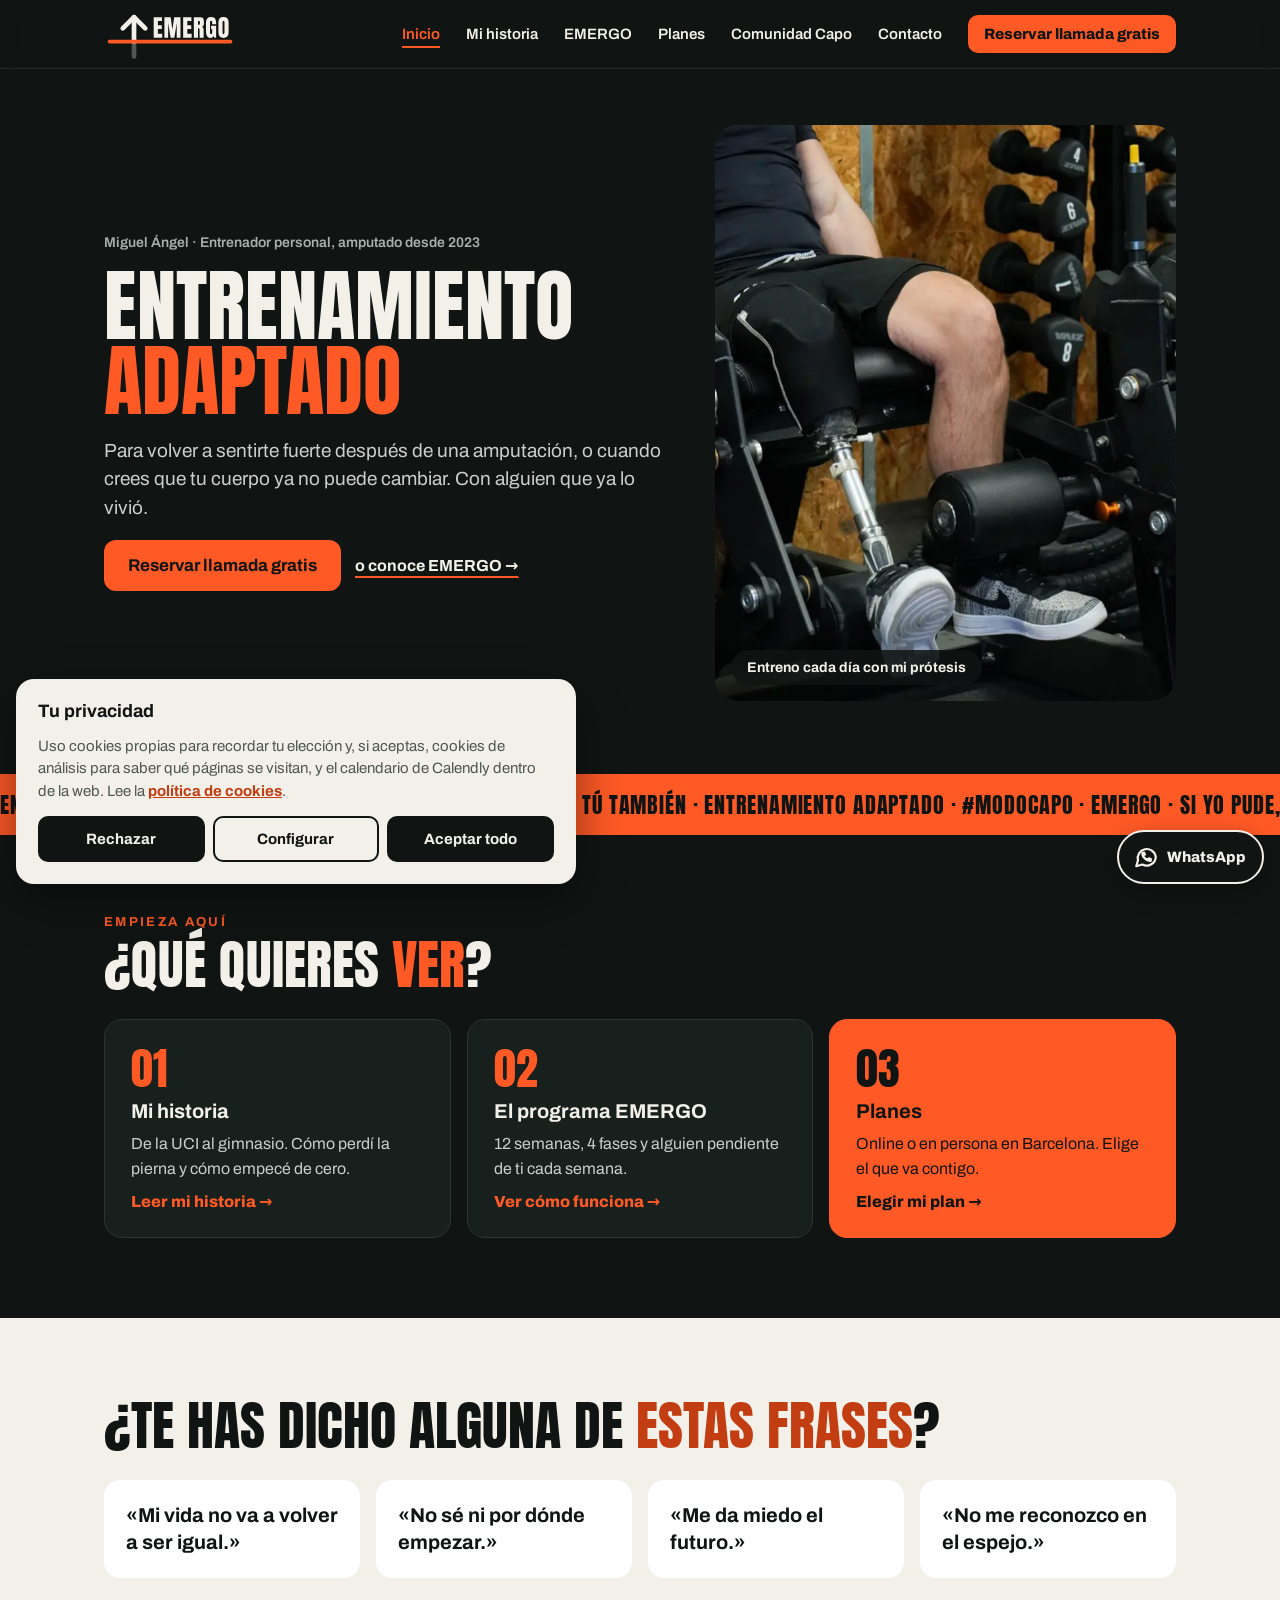
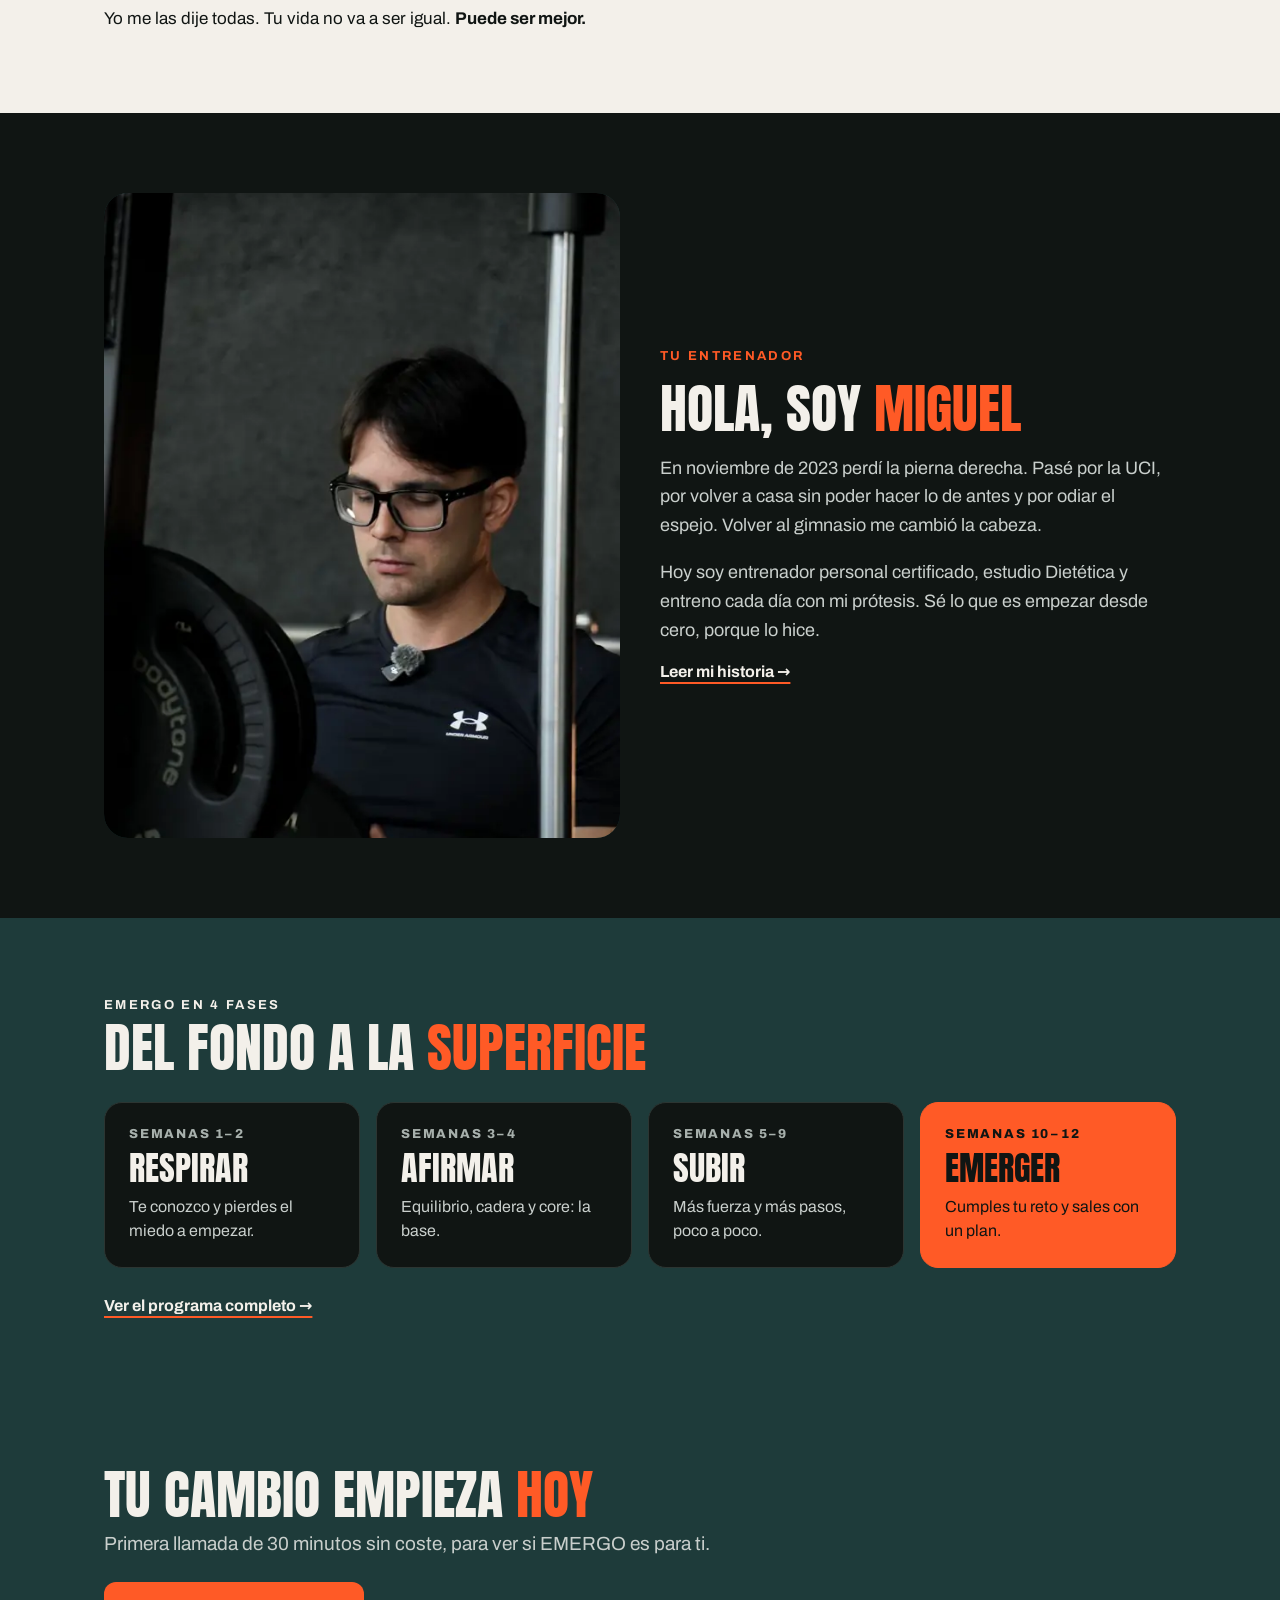
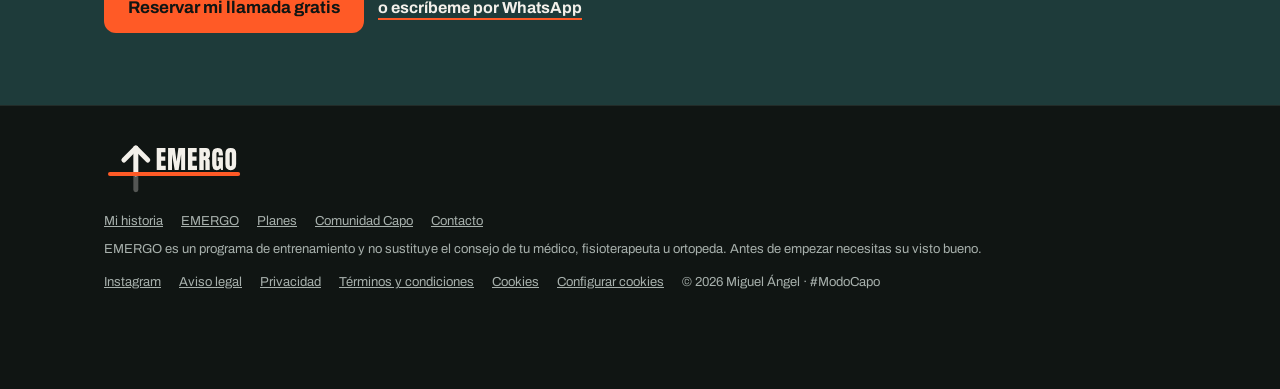
<file: index.html>
<!doctype html>
<html lang="es">
<head>
  <meta charset="utf-8">
  <meta name="viewport" content="width=device-width, initial-scale=1">
  <title>Miguel Ángel · Entrenamiento adaptado | EMERGO</title>
  <meta name="description" content="Entrenamiento online adaptado para volver a sentirte fuerte después de una amputación. EMERGO: 12 semanas con Miguel Ángel, entrenador personal amputado.">
  <meta name="robots" content="index, follow, max-image-preview:large">
  <meta name="theme-color" content="#101513">
  <meta name="author" content="Miguel Ángel Simone">
  <link rel="canonical" href="https://miguelsimone.es/">
  <meta property="og:site_name" content="Miguel Ángel · EMERGO">
  <meta property="og:title" content="Miguel Ángel · Entrenamiento adaptado | EMERGO">
  <meta property="og:description" content="Entrenamiento online adaptado para volver a sentirte fuerte después de una amputación. EMERGO: 12 semanas con Miguel Ángel, entrenador personal amputado.">
  <meta property="og:type" content="website">
  <meta property="og:locale" content="es_ES">
  <meta property="og:url" content="https://miguelsimone.es/">
  <meta property="og:image" content="https://miguelsimone.es/compartir.jpg">
  <meta property="og:image:width" content="1200">
  <meta property="og:image:height" content="630">
  <meta property="og:image:alt" content="EMERGO · Entrenamiento adaptado con Miguel Ángel">
  <meta name="twitter:card" content="summary_large_image">
  <meta name="twitter:image" content="https://miguelsimone.es/compartir.jpg">
  <link rel="icon" href="/favicon.ico" sizes="any">
  <link rel="icon" href="/favicon.svg" type="image/svg+xml">
  <link rel="icon" href="/favicon-32.png" type="image/png" sizes="32x32">
  <link rel="apple-touch-icon" href="/apple-touch-icon.png">
  <link rel="preload" href="/anton-400.woff2" as="font" type="font/woff2" crossorigin>
  <link rel="preload" href="/archivo-400.woff2" as="font" type="font/woff2" crossorigin>
  <link rel="preload" as="image" href="/portada-700.webp" imagesrcset="/portada-700.webp 700w, /portada-1300.webp 1300w" imagesizes="(max-width: 880px) 100vw, 45vw" fetchpriority="high">
  <link rel="stylesheet" href="/estilos.css">
  <script>document.documentElement.classList.add('js');</script>
  <script type="application/ld+json">
  {"@context":"https://schema.org","@type":"ProfessionalService","name":"EMERGO · Miguel Ángel","url":"https://miguelsimone.es/","image":"https://miguelsimone.es/compartir.jpg","description":"Entrenamiento online y presencial adaptado para personas con amputación o que quieren recuperar su cuerpo.","areaServed":["ES","Barcelona"],"founder":{"@type":"Person","name":"Miguel Ángel Simone","jobTitle":"Entrenador personal"},"sameAs":["https://www.instagram.com/miguelsimone_/"]}
  </script>
</head>
<body>
  <header class="menu">
    <div class="ancho menu__fila">
      <a href="/" class="menu__logo" aria-label="EMERGO · Inicio"><img src="/logo-emergo.svg" alt="EMERGO" width="132" height="60"></a>
      <button type="button" class="menu__boton" aria-expanded="false" aria-controls="menu-enlaces" aria-label="Abrir menú">
        <svg width="22" height="22" viewBox="0 0 24 24" fill="none" stroke="currentColor" stroke-width="2.4" stroke-linecap="round" aria-hidden="true"><path d="M4 7h16M4 12h16M4 17h16"/></svg>
      </button>
      <nav class="menu__enlaces" id="menu-enlaces" aria-label="Principal">
        <a href="/" aria-current="page">Inicio</a><a href="/historia">Mi historia</a><a href="/emergo">EMERGO</a><a href="/planes">Planes</a><a href="/comunidad">Comunidad Capo</a><a href="/contacto">Contacto</a>
        <a href="/contacto" class="menu__cta" data-calendly="llamada" target="_blank" rel="noopener">Reservar llamada gratis</a>
      </nav>
    </div>
  </header>
  <main>
  <section class="ancho hero">
    <div class="pila-18">
      <span class="marca__texto a-sube">Miguel Ángel · Entrenador personal, amputado desde 2023</span>
      <h1 class="titulo-xl a-sube d1">Entrenamiento <span class="naranja a-sube d2" style="display:inline-block">adaptado</span></h1>
      <p class="texto-grande a-sube d3">Para volver a sentirte fuerte después de una amputación, o cuando crees que tu cuerpo ya no puede cambiar. Con alguien que ya lo vivió.</p>
      <div class="fila a-sube d4">
        <a href="/contacto" class="btn btn--naranja boton a-brillo" data-calendly="llamada" target="_blank" rel="noopener">Reservar llamada gratis</a>
        <a href="/emergo" class="enlace-texto">o conoce EMERGO →</a>
      </div>
    </div>
    <div class="hero__foto a-zoom">
      <picture><source type="image/webp" srcset="/portada-700.webp 700w, /portada-1300.webp 1300w" sizes="(max-width: 880px) 100vw, 45vw"><img src="/portada.jpg" alt="Miguel entrenando en la máquina de cuádriceps con su prótesis de pierna" width="1300" height="1950" fetchpriority="high" decoding="async"></picture>
      <span class="hero__sello">Entreno cada día con mi prótesis</span>
    </div>
  </section>
  <div class="cinta-caja" aria-hidden="true"><div class="cinta"><span>ENTRENAMIENTO ADAPTADO · #MODOCAPO · EMERGO · SI YO PUDE, TÚ TAMBIÉN · ENTRENAMIENTO ADAPTADO · #MODOCAPO · EMERGO · SI YO PUDE, TÚ TAMBIÉN ·</span><span>ENTRENAMIENTO ADAPTADO · #MODOCAPO · EMERGO · SI YO PUDE, TÚ TAMBIÉN · ENTRENAMIENTO ADAPTADO · #MODOCAPO · EMERGO · SI YO PUDE, TÚ TAMBIÉN ·</span></div></div>

  <section class="ancho seccion-80 pila-28">
    <div class="pila-8">
      <span class="etiqueta naranja">EMPIEZA AQUÍ</span>
      <h2 class="titulo-l revela">¿Qué quieres <span class="naranja">ver</span>?</h2>
    </div>
    <div class="rejilla-3">
      <a href="/historia" class="caja tarjeta revela"><span class="caja__num">01</span><h3>Mi historia</h3><p>De la UCI al gimnasio. Cómo perdí la pierna y cómo empecé de cero.</p><span class="caja__flecha">Leer mi historia →</span></a>
      <a href="/emergo" class="caja tarjeta revela"><span class="caja__num">02</span><h3>El programa EMERGO</h3><p>12 semanas, 4 fases y alguien pendiente de ti cada semana.</p><span class="caja__flecha">Ver cómo funciona →</span></a>
      <a href="/planes" class="caja caja--naranja tarjeta revela"><span class="caja__num">03</span><h3>Planes</h3><p>Online o en persona en Barcelona. Elige el que va contigo.</p><span class="caja__flecha" style="color:var(--fondo)">Elegir mi plan →</span></a>
    </div>
  </section>

  <section class="fondo-hueso">
    <div class="ancho seccion-80 pila-28">
      <h2 class="titulo-l revela">¿Te has dicho alguna de <span class="naranja-oscuro">estas frases</span>?</h2>
      <div class="rejilla-4">
        <div class="frase revela" style="background:#fff">«Mi vida no va a volver a ser igual.»</div>
        <div class="frase revela" style="background:#fff">«No sé ni por dónde empezar.»</div>
        <div class="frase revela" style="background:#fff">«Me da miedo el futuro.»</div>
        <div class="frase revela" style="background:#fff">«No me reconozco en el espejo.»</div>
      </div>
      <p class="texto-17" style="max-width:620px">Yo me las dije todas. Tu vida no va a ser igual. <strong>Puede ser mejor.</strong></p>
    </div>
  </section>

  <section class="ancho seccion-80 rejilla-2">
    <div class="foto-redonda revela"><picture><source type="image/webp" srcset="/miguel-600.webp 600w, /miguel-1100.webp 1100w" sizes="(max-width: 880px) 100vw, 45vw"><img src="/miguel.jpg" alt="Miguel Ángel entrenando en el gimnasio" width="1100" height="1650" loading="lazy" decoding="async"></picture></div>
    <div class="pila-18">
      <span class="etiqueta naranja">TU ENTRENADOR</span>
      <h2 class="titulo-l revela">Hola, soy <span class="naranja">Miguel</span></h2>
      <p class="texto-18 revela">En noviembre de 2023 perdí la pierna derecha. Pasé por la UCI, por volver a casa sin poder hacer lo de antes y por odiar el espejo. Volver al gimnasio me cambió la cabeza.</p>
      <p class="texto-18 revela">Hoy soy entrenador personal certificado, estudio Dietética y entreno cada día con mi prótesis. Sé lo que es empezar desde cero, porque lo hice.</p>
      <div class="fila"><a href="/historia" class="enlace-texto">Leer mi historia →</a></div>
    </div>
  </section>

  <section class="fondo-profundo">
    <div class="ancho seccion-80 pila-28">
      <div class="pila-8"><span class="etiqueta">EMERGO EN 4 FASES</span><h2 class="titulo-l revela">Del fondo a la <span class="naranja">superficie</span></h2></div>
      <div class="rejilla-4">
        <div class="fase revela"><span>SEMANAS 1–2</span><strong>Respirar</strong><p>Te conozco y pierdes el miedo a empezar.</p></div>
        <div class="fase revela"><span>SEMANAS 3–4</span><strong>Afirmar</strong><p>Equilibrio, cadera y core: la base.</p></div>
        <div class="fase revela"><span>SEMANAS 5–9</span><strong>Subir</strong><p>Más fuerza y más pasos, poco a poco.</p></div>
        <div class="fase fase--final revela"><span>SEMANAS 10–12</span><strong>Emerger</strong><p>Cumples tu reto y sales con un plan.</p></div>
      </div>
      <div class="fila"><a href="/emergo" class="enlace-texto">Ver el programa completo →</a></div>
    </div>
  </section>
  <section class="banda-cta">
    <div class="ancho">
      <div class="pila-8" style="max-width:640px">
        <h2 class="titulo-l revela">Tu cambio empieza <span class="naranja">hoy</span></h2>
        <p class="texto-grande">Primera llamada de 30 minutos sin coste, para ver si EMERGO es para ti.</p>
      </div>
      <div class="fila">
        <a href="/contacto" class="btn btn--naranja boton a-brillo" data-calendly="llamada" target="_blank" rel="noopener">Reservar mi llamada gratis</a>
        <a href="/contacto" class="enlace-texto" data-whatsapp="Hola Miguel, CAPO" target="_blank" rel="noopener">o escríbeme por WhatsApp</a>
      </div>
    </div>
  </section>
  </main>
  <footer class="borde-arriba">
    <div class="ancho pie">
      <img src="/logo-emergo.svg" alt="EMERGO" width="140" height="64">
      <nav class="pie__legal" aria-label="Páginas"><a href="/historia">Mi historia</a><a href="/emergo">EMERGO</a><a href="/planes">Planes</a><a href="/comunidad">Comunidad Capo</a><a href="/contacto">Contacto</a></nav>
      <span>EMERGO es un programa de entrenamiento y no sustituye el consejo de tu médico, fisioterapeuta u ortopeda. Antes de empezar necesitas su visto bueno.</span>
      <nav class="pie__legal" aria-label="Legal"><a href="https://www.instagram.com/miguelsimone_/" target="_blank" rel="noopener">Instagram</a><a href="/aviso-legal">Aviso legal</a><a href="/privacidad">Privacidad</a><a href="/terminos">Términos y condiciones</a><a href="/cookies">Cookies</a><button type="button" class="pie__boton" data-abrir-cookies>Configurar cookies</button><span>© 2026 Miguel Ángel · #ModoCapo</span></nav>
    </div>
  </footer>

  <aside aria-label="Contacto rápido">
  <a href="/contacto" class="wa-flotante boton" data-whatsapp="Hola Miguel, CAPO" target="_blank" rel="noopener" aria-label="Escribir a Miguel por WhatsApp">
    <svg width="26" height="26" viewBox="0 0 24 24" fill="none" stroke="currentColor" stroke-width="2" stroke-linecap="round" stroke-linejoin="round" aria-hidden="true"><path d="M21 11.5a8.4 8.4 0 0 1-12.4 7.4L3 20.5l1.6-5.4A8.4 8.4 0 1 1 21 11.5z"/><path d="M9 9.5c.3 2 2.5 4.3 4.8 4.8l1-1.1 1.8.8-.4 1.6c-3.5.5-8-3.9-7.5-7.5L10.3 8l.8 1.8z"/></svg>
    <span>WhatsApp</span>
  </a>
  </aside>

  <script src="/config.js"></script>
  <script src="/app.js" defer></script>
</body>
</html>
</file>
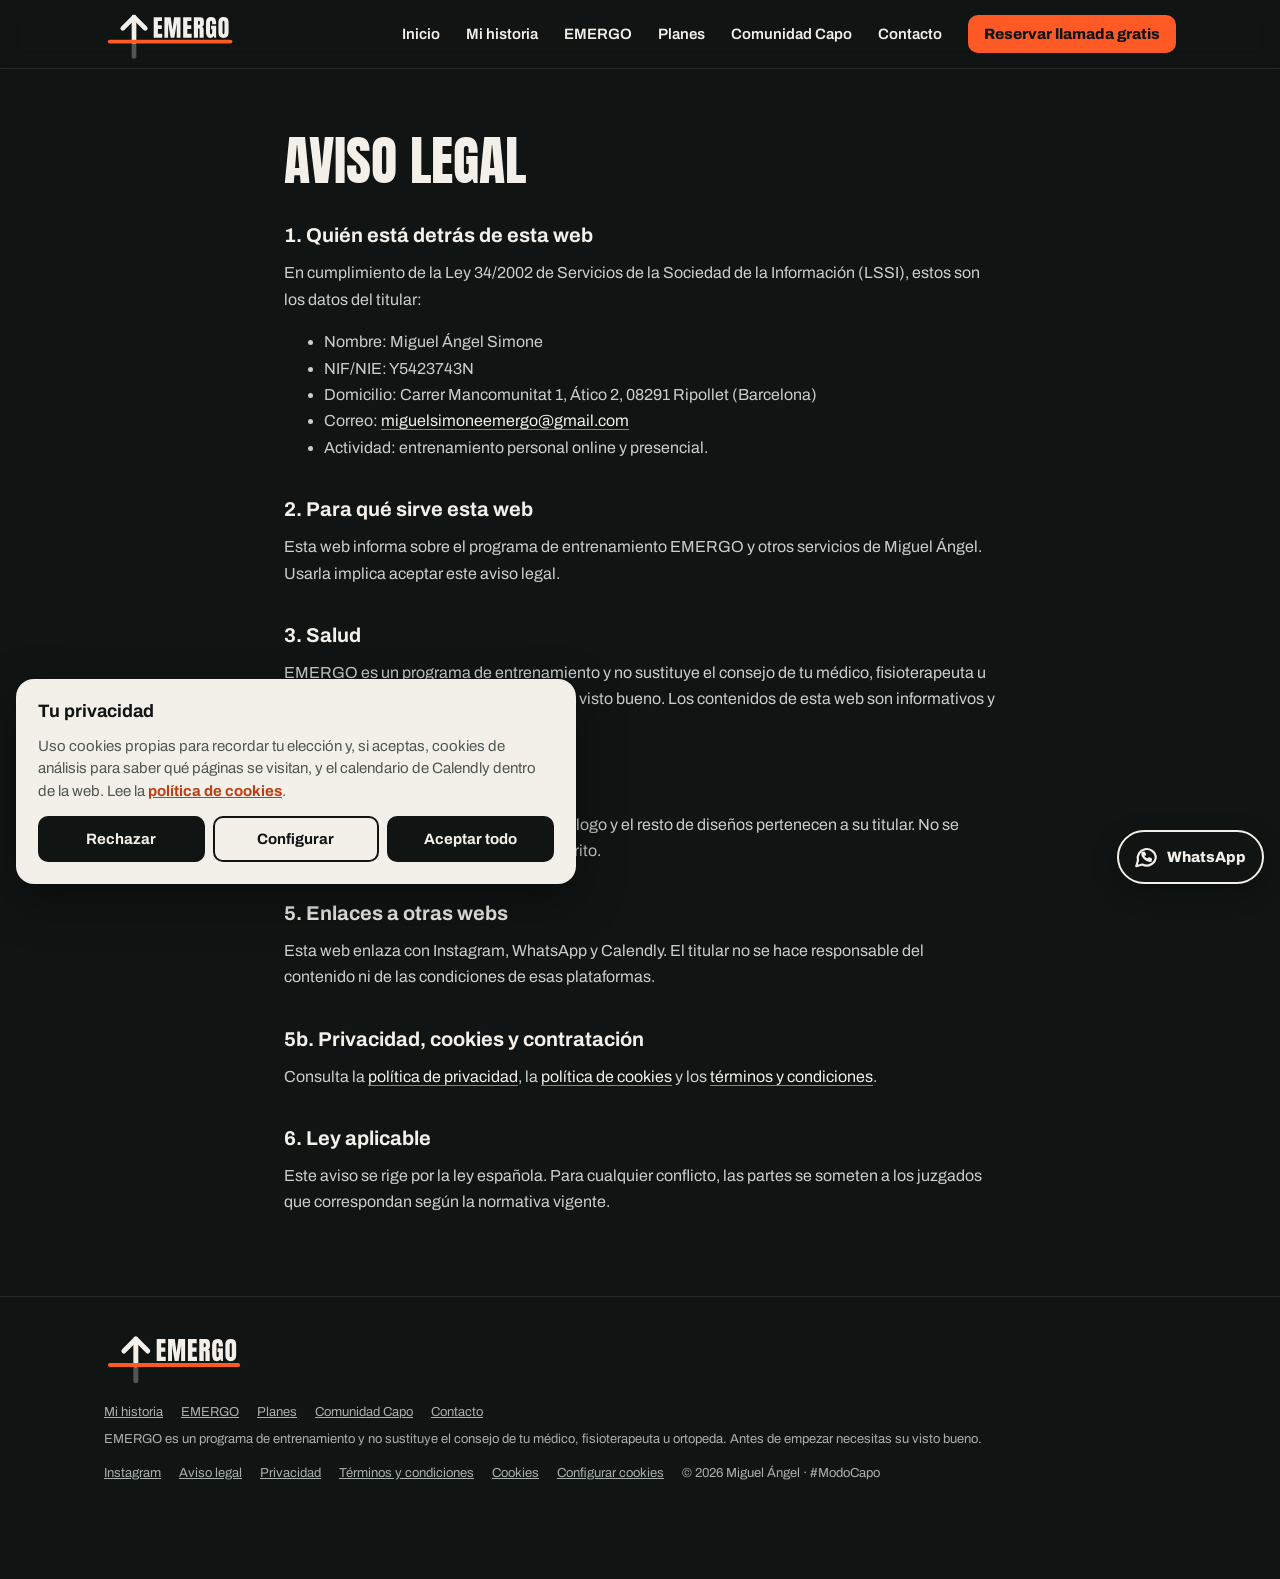
<file: aviso-legal.html>
<!doctype html>
<html lang="es">
<head>
  <meta charset="utf-8">
  <meta name="viewport" content="width=device-width, initial-scale=1">
  <title>Aviso legal · Miguel Ángel · EMERGO</title>
  <meta name="description" content="Aviso legal de la web de Miguel Ángel, entrenador personal y creador de EMERGO.">
  <meta name="robots" content="index, follow, max-image-preview:large">
  <meta name="theme-color" content="#101513">
  <meta name="author" content="Miguel Ángel Simone">
  <link rel="canonical" href="https://miguelsimone.es/aviso-legal">
  <meta property="og:site_name" content="Miguel Ángel · EMERGO">
  <meta property="og:title" content="Aviso legal · Miguel Ángel · EMERGO">
  <meta property="og:description" content="Aviso legal de la web de Miguel Ángel, entrenador personal y creador de EMERGO.">
  <meta property="og:type" content="website">
  <meta property="og:locale" content="es_ES">
  <meta property="og:url" content="https://miguelsimone.es/aviso-legal">
  <meta property="og:image" content="https://miguelsimone.es/compartir.jpg">
  <meta property="og:image:width" content="1200">
  <meta property="og:image:height" content="630">
  <meta property="og:image:alt" content="EMERGO · Entrenamiento adaptado con Miguel Ángel">
  <meta name="twitter:card" content="summary_large_image">
  <meta name="twitter:image" content="https://miguelsimone.es/compartir.jpg">
  <link rel="icon" href="/favicon.ico" sizes="any">
  <link rel="icon" href="/favicon.svg" type="image/svg+xml">
  <link rel="icon" href="/favicon-32.png" type="image/png" sizes="32x32">
  <link rel="apple-touch-icon" href="/apple-touch-icon.png">
  <link rel="preload" href="/anton-400.woff2" as="font" type="font/woff2" crossorigin>
  <link rel="preload" href="/archivo-400.woff2" as="font" type="font/woff2" crossorigin>
  <link rel="stylesheet" href="/estilos.css">
  <script>document.documentElement.classList.add('js');</script>
</head>
<body>
  <header class="menu">
    <div class="ancho menu__fila">
      <a href="/" class="menu__logo" aria-label="EMERGO · Inicio"><img src="/logo-emergo.svg" alt="EMERGO" width="132" height="60"></a>
      <button type="button" class="menu__boton" aria-expanded="false" aria-controls="menu-enlaces" aria-label="Abrir menú">
        <svg width="22" height="22" viewBox="0 0 24 24" fill="none" stroke="currentColor" stroke-width="2.4" stroke-linecap="round" aria-hidden="true"><path d="M4 7h16M4 12h16M4 17h16"/></svg>
      </button>
      <nav class="menu__enlaces" id="menu-enlaces" aria-label="Principal">
        <a href="/">Inicio</a><a href="/historia">Mi historia</a><a href="/emergo">EMERGO</a><a href="/planes">Planes</a><a href="/comunidad">Comunidad Capo</a><a href="/contacto">Contacto</a>
        <a href="/contacto" class="menu__cta" data-calendly="llamada" target="_blank" rel="noopener">Reservar llamada gratis</a>
      </nav>
    </div>
  </header>
  <main class="legal">
    <h1>Aviso legal</h1>
    <h2>1. Quién está detrás de esta web</h2>
    <p>En cumplimiento de la Ley 34/2002 de Servicios de la Sociedad de la Información (LSSI), estos son los datos del titular:</p>
    <ul>
      <li>Nombre: Miguel Ángel Simone</li>
      <li>NIF/NIE: Y5423743N</li>
      <li>Domicilio: Carrer Mancomunitat 1, Ático 2, 08291 Ripollet (Barcelona)</li>
      <li>Correo: <a href="mailto:miguelsimoneemergo@gmail.com">miguelsimoneemergo@gmail.com</a></li>
      <li>Actividad: entrenamiento personal online y presencial.</li>
    </ul>
    <h2>2. Para qué sirve esta web</h2>
    <p>Esta web informa sobre el programa de entrenamiento EMERGO y otros servicios de Miguel Ángel. Usarla implica aceptar este aviso legal.</p>
    <h2>3. Salud</h2>
    <p>EMERGO es un programa de entrenamiento y no sustituye el consejo de tu médico, fisioterapeuta u ortopeda. Antes de empezar necesitas su visto bueno. Los contenidos de esta web son informativos y no son un diagnóstico ni un tratamiento.</p>
    <h2>4. Propiedad intelectual</h2>
    <p>Los textos, fotos, el nombre EMERGO, el logo y el resto de diseños pertenecen a su titular. No se pueden copiar ni usar sin permiso por escrito.</p>
    <h2>5. Enlaces a otras webs</h2>
    <p>Esta web enlaza con Instagram, WhatsApp y Calendly. El titular no se hace responsable del contenido ni de las condiciones de esas plataformas.</p>
    <h2>5b. Privacidad, cookies y contratación</h2>
    <p>Consulta la <a href="/privacidad">política de privacidad</a>, la <a href="/cookies">política de cookies</a> y los <a href="/terminos">términos y condiciones</a>.</p>
    <h2>6. Ley aplicable</h2>
    <p>Este aviso se rige por la ley española. Para cualquier conflicto, las partes se someten a los juzgados que correspondan según la normativa vigente.</p>
  </main>
  <footer class="borde-arriba">
    <div class="ancho pie">
      <img src="/logo-emergo.svg" alt="EMERGO" width="140" height="64">
      <nav class="pie__legal" aria-label="Páginas"><a href="/historia">Mi historia</a><a href="/emergo">EMERGO</a><a href="/planes">Planes</a><a href="/comunidad">Comunidad Capo</a><a href="/contacto">Contacto</a></nav>
      <span>EMERGO es un programa de entrenamiento y no sustituye el consejo de tu médico, fisioterapeuta u ortopeda. Antes de empezar necesitas su visto bueno.</span>
      <nav class="pie__legal" aria-label="Legal"><a href="https://www.instagram.com/miguelsimone_/" target="_blank" rel="noopener">Instagram</a><a href="/aviso-legal">Aviso legal</a><a href="/privacidad">Privacidad</a><a href="/terminos">Términos y condiciones</a><a href="/cookies">Cookies</a><button type="button" class="pie__boton" data-abrir-cookies>Configurar cookies</button><span>© 2026 Miguel Ángel · #ModoCapo</span></nav>
    </div>
  </footer>

  <aside aria-label="Contacto rápido">
  <a href="/contacto" class="wa-flotante boton" data-whatsapp="Hola Miguel, CAPO" target="_blank" rel="noopener" aria-label="Escribir a Miguel por WhatsApp">
    <svg width="26" height="26" viewBox="0 0 24 24" fill="none" stroke="currentColor" stroke-width="2" stroke-linecap="round" stroke-linejoin="round" aria-hidden="true"><path d="M21 11.5a8.4 8.4 0 0 1-12.4 7.4L3 20.5l1.6-5.4A8.4 8.4 0 1 1 21 11.5z"/><path d="M9 9.5c.3 2 2.5 4.3 4.8 4.8l1-1.1 1.8.8-.4 1.6c-3.5.5-8-3.9-7.5-7.5L10.3 8l.8 1.8z"/></svg>
    <span>WhatsApp</span>
  </a>
  </aside>

  <script src="/config.js"></script>
  <script src="/app.js" defer></script>
</body>
</html>
</file>
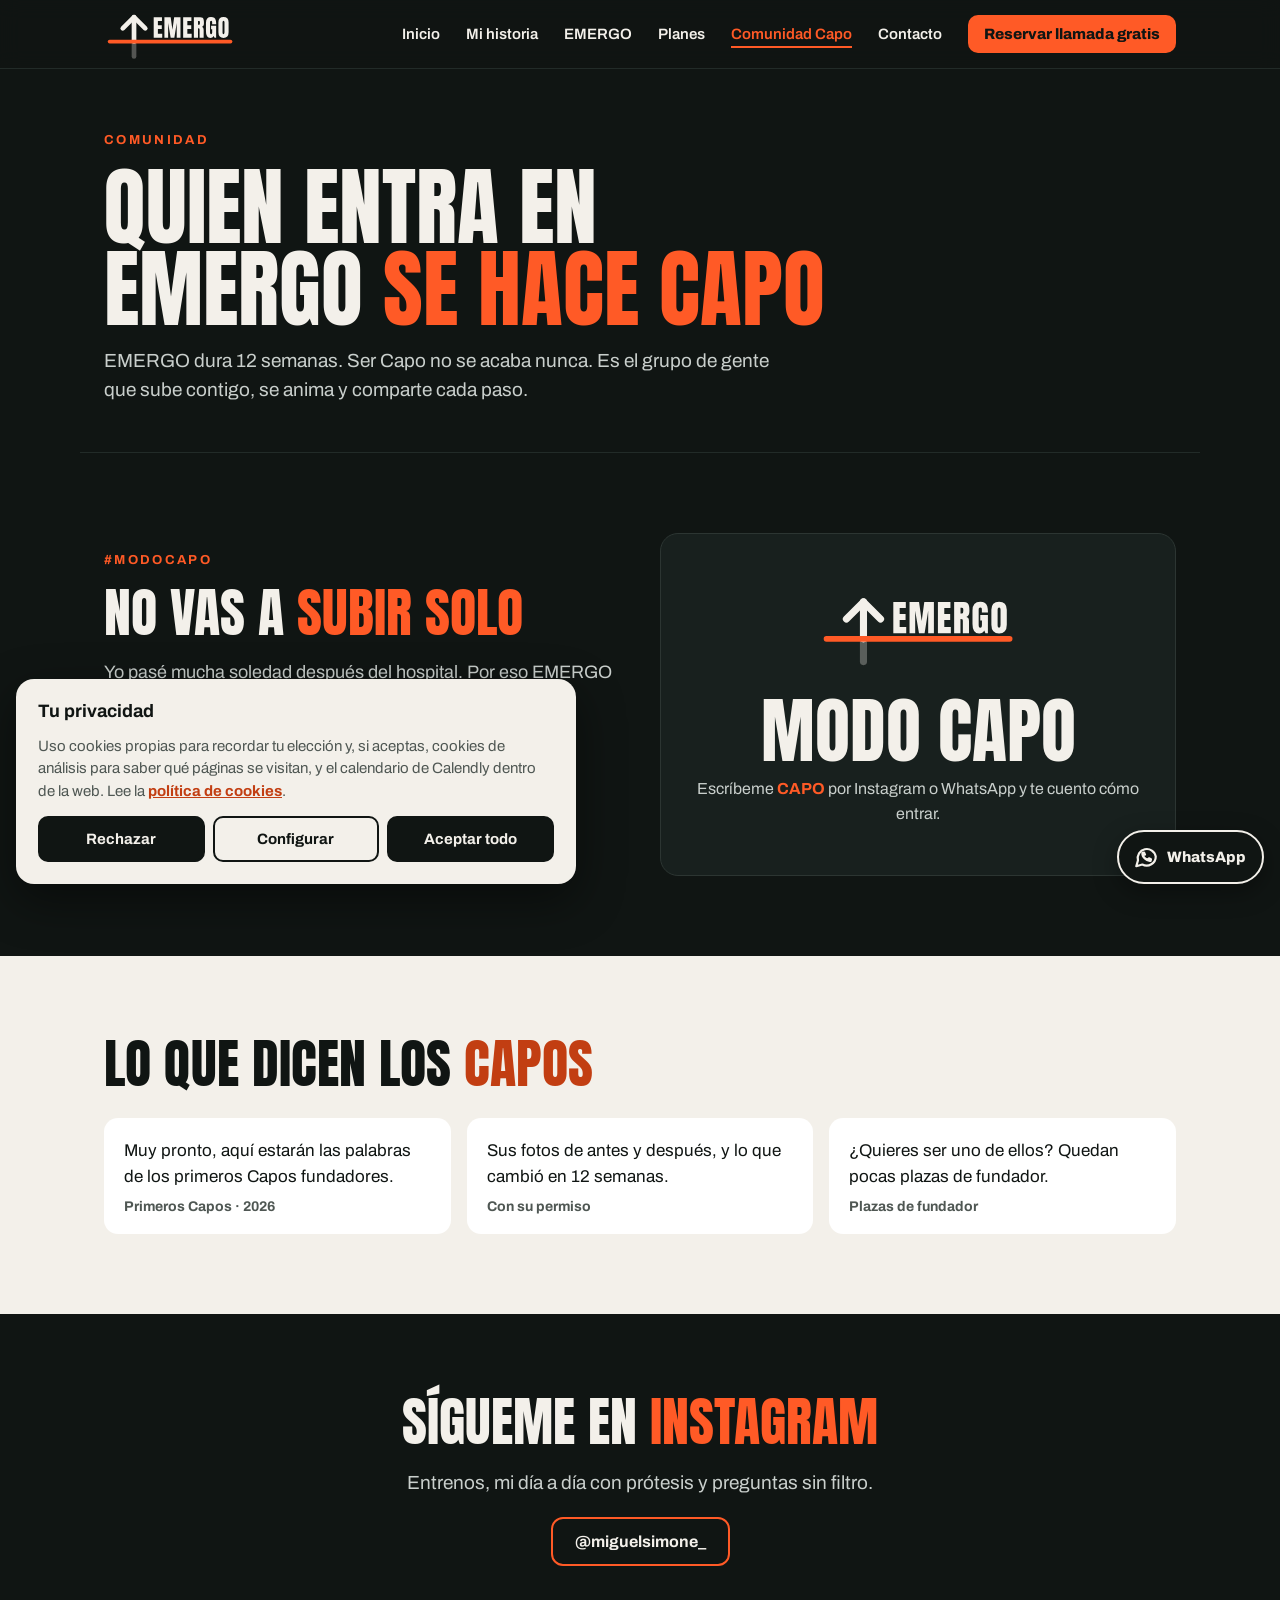
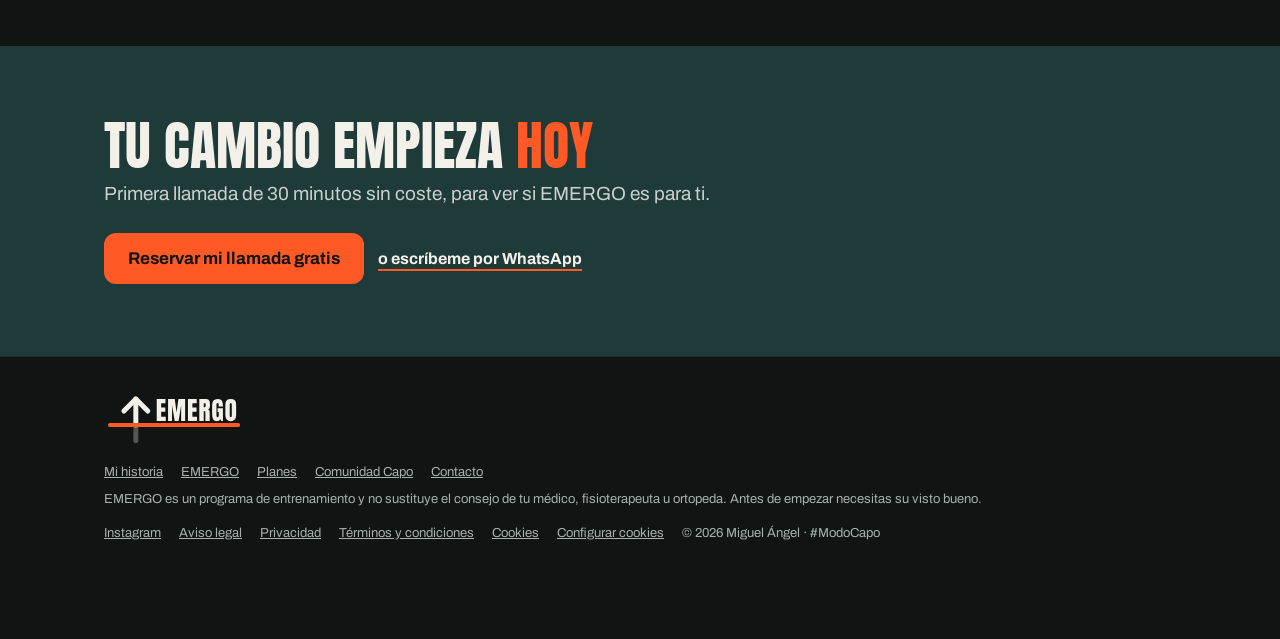
<file: comunidad.html>
<!doctype html>
<html lang="es">
<head>
  <meta charset="utf-8">
  <meta name="viewport" content="width=device-width, initial-scale=1">
  <title>Comunidad Capo · #ModoCapo | Miguel Ángel</title>
  <meta name="description" content="La comunidad Capo: personas que suben juntas con Miguel Ángel. Retos semanales, apoyo y #ModoCapo.">
  <meta name="robots" content="index, follow, max-image-preview:large">
  <meta name="theme-color" content="#101513">
  <meta name="author" content="Miguel Ángel Simone">
  <link rel="canonical" href="https://miguelsimone.es/comunidad">
  <meta property="og:site_name" content="Miguel Ángel · EMERGO">
  <meta property="og:title" content="Comunidad Capo · #ModoCapo | Miguel Ángel">
  <meta property="og:description" content="La comunidad Capo: personas que suben juntas con Miguel Ángel. Retos semanales, apoyo y #ModoCapo.">
  <meta property="og:type" content="website">
  <meta property="og:locale" content="es_ES">
  <meta property="og:url" content="https://miguelsimone.es/comunidad">
  <meta property="og:image" content="https://miguelsimone.es/compartir.jpg">
  <meta property="og:image:width" content="1200">
  <meta property="og:image:height" content="630">
  <meta property="og:image:alt" content="EMERGO · Entrenamiento adaptado con Miguel Ángel">
  <meta name="twitter:card" content="summary_large_image">
  <meta name="twitter:image" content="https://miguelsimone.es/compartir.jpg">
  <link rel="icon" href="/favicon.ico" sizes="any">
  <link rel="icon" href="/favicon.svg" type="image/svg+xml">
  <link rel="icon" href="/favicon-32.png" type="image/png" sizes="32x32">
  <link rel="apple-touch-icon" href="/apple-touch-icon.png">
  <link rel="preload" href="/anton-400.woff2" as="font" type="font/woff2" crossorigin>
  <link rel="preload" href="/archivo-400.woff2" as="font" type="font/woff2" crossorigin>
  <link rel="stylesheet" href="/estilos.css">
  <script>document.documentElement.classList.add('js');</script>
</head>
<body>
  <header class="menu">
    <div class="ancho menu__fila">
      <a href="/" class="menu__logo" aria-label="EMERGO · Inicio"><img src="/logo-emergo.svg" alt="EMERGO" width="132" height="60"></a>
      <button type="button" class="menu__boton" aria-expanded="false" aria-controls="menu-enlaces" aria-label="Abrir menú">
        <svg width="22" height="22" viewBox="0 0 24 24" fill="none" stroke="currentColor" stroke-width="2.4" stroke-linecap="round" aria-hidden="true"><path d="M4 7h16M4 12h16M4 17h16"/></svg>
      </button>
      <nav class="menu__enlaces" id="menu-enlaces" aria-label="Principal">
        <a href="/">Inicio</a><a href="/historia">Mi historia</a><a href="/emergo">EMERGO</a><a href="/planes">Planes</a><a href="/comunidad" aria-current="page">Comunidad Capo</a><a href="/contacto">Contacto</a>
        <a href="/contacto" class="menu__cta" data-calendly="llamada" target="_blank" rel="noopener">Reservar llamada gratis</a>
      </nav>
    </div>
  </header>
  <main>
  <section class="ancho cabecera-pagina pila-18">
    <span class="etiqueta naranja a-sube">COMUNIDAD</span>
    <h1 class="titulo-xl a-sube d1">Quien entra en EMERGO <span class="naranja">se hace Capo</span></h1>
    <p class="texto-grande a-sube d2">EMERGO dura 12 semanas. Ser Capo no se acaba nunca. Es el grupo de gente que sube contigo, se anima y comparte cada paso.</p>
  </section>
  <section class="ancho seccion-80 rejilla-2">
    <div class="pila-18">
      <span class="etiqueta naranja">#MODOCAPO</span>
      <h2 class="titulo-l revela">No vas a <span class="naranja">subir solo</span></h2>
      <p class="texto-18">Yo pasé mucha soledad después del hospital. Por eso EMERGO tiene una comunidad: gente que entiende lo que vives, sin explicar nada.</p>
      <ul class="lista-check" style="font-size:17px">
        <li><svg width="20" height="20" viewBox="0 0 24 24" fill="none" stroke="#FF5A26" stroke-width="2.5" stroke-linecap="round" stroke-linejoin="round" aria-hidden="true"><path d="M5 12.5l4.5 4.5L19 7.5"/></svg>Un reto nuevo cada semana</li>
        <li><svg width="20" height="20" viewBox="0 0 24 24" fill="none" stroke="#FF5A26" stroke-width="2.5" stroke-linecap="round" stroke-linejoin="round" aria-hidden="true"><path d="M5 12.5l4.5 4.5L19 7.5"/></svg>Dudas, logros y días malos, compartidos</li>
        <li><svg width="20" height="20" viewBox="0 0 24 24" fill="none" stroke="#FF5A26" stroke-width="2.5" stroke-linecap="round" stroke-linejoin="round" aria-hidden="true"><path d="M5 12.5l4.5 4.5L19 7.5"/></svg>Sigues dentro al terminar las 12 semanas</li>
      </ul>
    </div>
    <div class="caja revela" style="align-items:center;text-align:center;padding:48px 24px">
      <img src="/logo-emergo.svg" alt="" width="200" height="91" aria-hidden="true">
      <p style="font-family:'Anton',Impact,sans-serif;font-size:72px;line-height:1;color:var(--hueso);margin-top:12px">MODO CAPO</p>
      <p>Escríbeme <strong style="color:var(--brasa)">CAPO</strong> por Instagram o WhatsApp y te cuento cómo entrar.</p>
    </div>
  </section>

  <section class="fondo-hueso">
    <div class="ancho seccion-80 pila-28">
      <div class="fila-entre"><h2 class="titulo-l revela">Lo que dicen los <span class="naranja-oscuro">Capos</span></h2><a href="#" class="enlace-oscuro" data-google target="_blank" rel="noopener">Ver todas en Google</a></div>
      <div class="rejilla-3">
        <figure class="testimonio revela tarjeta"><blockquote>Muy pronto, aquí estarán las palabras de los primeros Capos fundadores.</blockquote><figcaption>Primeros Capos · 2026</figcaption></figure>
        <figure class="testimonio revela tarjeta"><blockquote>Sus fotos de antes y después, y lo que cambió en 12 semanas.</blockquote><figcaption>Con su permiso</figcaption></figure>
        <figure class="testimonio revela tarjeta"><blockquote>¿Quieres ser uno de ellos? Quedan pocas plazas de fundador.</blockquote><figcaption>Plazas de fundador</figcaption></figure>
      </div>
    </div>
  </section>

  <section class="ancho seccion-80 pila-20" style="text-align:center;align-items:center">
    <h2 class="titulo-l revela">Sígueme en <span class="naranja">Instagram</span></h2>
    <p class="texto-grande">Entrenos, mi día a día con prótesis y preguntas sin filtro.</p>
    <a href="https://www.instagram.com/miguelsimone_/" class="btn btn--borde boton" target="_blank" rel="noopener">@miguelsimone_</a>
  </section>
  <section class="banda-cta">
    <div class="ancho">
      <div class="pila-8" style="max-width:640px">
        <h2 class="titulo-l revela">Tu cambio empieza <span class="naranja">hoy</span></h2>
        <p class="texto-grande">Primera llamada de 30 minutos sin coste, para ver si EMERGO es para ti.</p>
      </div>
      <div class="fila">
        <a href="/contacto" class="btn btn--naranja boton a-brillo" data-calendly="llamada" target="_blank" rel="noopener">Reservar mi llamada gratis</a>
        <a href="/contacto" class="enlace-texto" data-whatsapp="Hola Miguel, CAPO" target="_blank" rel="noopener">o escríbeme por WhatsApp</a>
      </div>
    </div>
  </section>
  </main>
  <footer class="borde-arriba">
    <div class="ancho pie">
      <img src="/logo-emergo.svg" alt="EMERGO" width="140" height="64">
      <nav class="pie__legal" aria-label="Páginas"><a href="/historia">Mi historia</a><a href="/emergo">EMERGO</a><a href="/planes">Planes</a><a href="/comunidad">Comunidad Capo</a><a href="/contacto">Contacto</a></nav>
      <span>EMERGO es un programa de entrenamiento y no sustituye el consejo de tu médico, fisioterapeuta u ortopeda. Antes de empezar necesitas su visto bueno.</span>
      <nav class="pie__legal" aria-label="Legal"><a href="https://www.instagram.com/miguelsimone_/" target="_blank" rel="noopener">Instagram</a><a href="/aviso-legal">Aviso legal</a><a href="/privacidad">Privacidad</a><a href="/terminos">Términos y condiciones</a><a href="/cookies">Cookies</a><button type="button" class="pie__boton" data-abrir-cookies>Configurar cookies</button><span>© 2026 Miguel Ángel · #ModoCapo</span></nav>
    </div>
  </footer>

  <aside aria-label="Contacto rápido">
  <a href="/contacto" class="wa-flotante boton" data-whatsapp="Hola Miguel, CAPO" target="_blank" rel="noopener" aria-label="Escribir a Miguel por WhatsApp">
    <svg width="26" height="26" viewBox="0 0 24 24" fill="none" stroke="currentColor" stroke-width="2" stroke-linecap="round" stroke-linejoin="round" aria-hidden="true"><path d="M21 11.5a8.4 8.4 0 0 1-12.4 7.4L3 20.5l1.6-5.4A8.4 8.4 0 1 1 21 11.5z"/><path d="M9 9.5c.3 2 2.5 4.3 4.8 4.8l1-1.1 1.8.8-.4 1.6c-3.5.5-8-3.9-7.5-7.5L10.3 8l.8 1.8z"/></svg>
    <span>WhatsApp</span>
  </a>
  </aside>

  <script src="/config.js"></script>
  <script src="/app.js" defer></script>
</body>
</html>
</file>
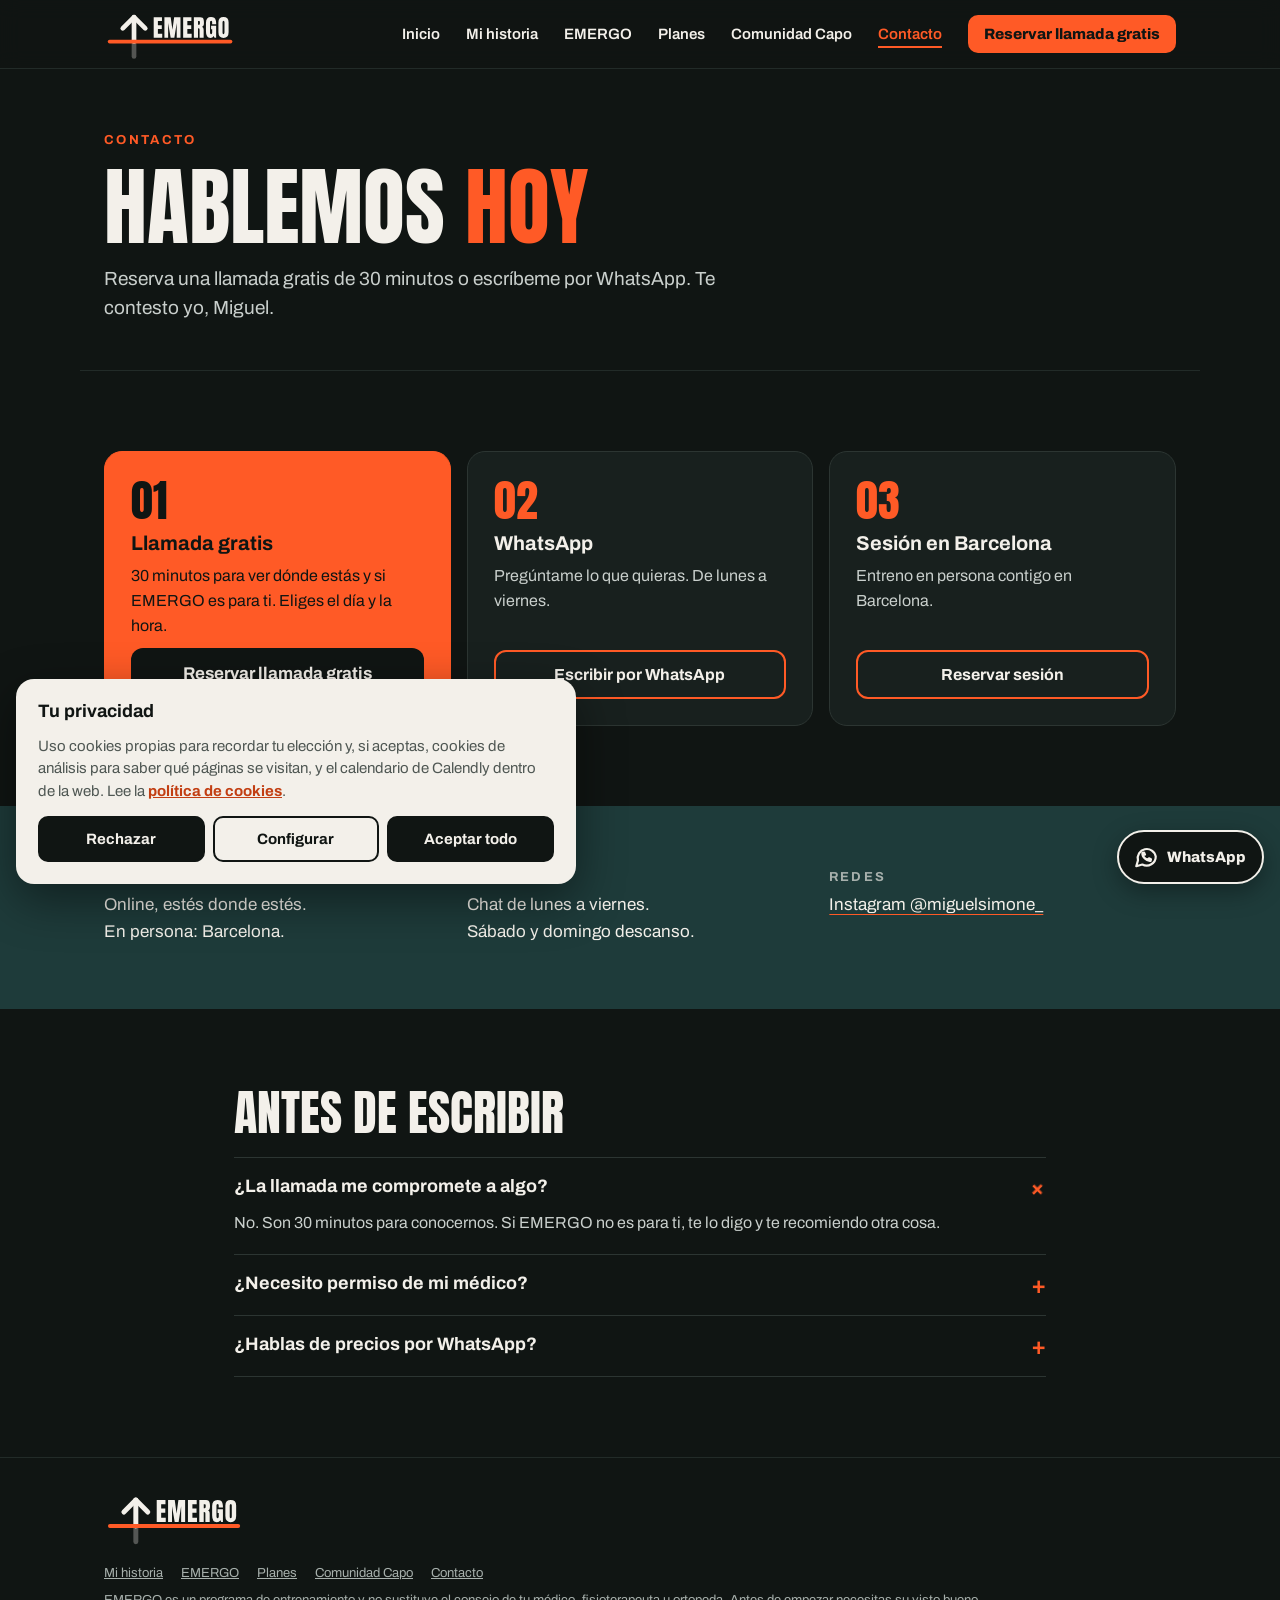
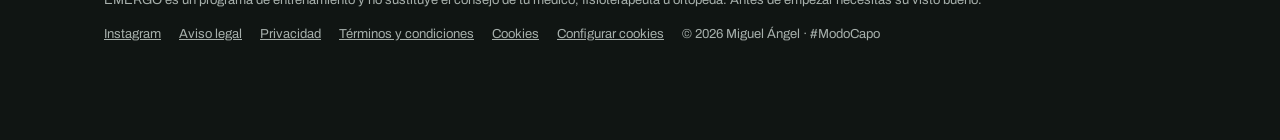
<file: contacto.html>
<!doctype html>
<html lang="es">
<head>
  <meta charset="utf-8">
  <meta name="viewport" content="width=device-width, initial-scale=1">
  <title>Contacto · Reserva tu llamada gratis | Miguel Ángel</title>
  <meta name="description" content="Reserva una llamada gratis de 30 minutos con Miguel Ángel o escríbele por WhatsApp.">
  <meta name="robots" content="index, follow, max-image-preview:large">
  <meta name="theme-color" content="#101513">
  <meta name="author" content="Miguel Ángel Simone">
  <link rel="canonical" href="https://miguelsimone.es/contacto">
  <meta property="og:site_name" content="Miguel Ángel · EMERGO">
  <meta property="og:title" content="Contacto · Reserva tu llamada gratis | Miguel Ángel">
  <meta property="og:description" content="Reserva una llamada gratis de 30 minutos con Miguel Ángel o escríbele por WhatsApp.">
  <meta property="og:type" content="website">
  <meta property="og:locale" content="es_ES">
  <meta property="og:url" content="https://miguelsimone.es/contacto">
  <meta property="og:image" content="https://miguelsimone.es/compartir.jpg">
  <meta property="og:image:width" content="1200">
  <meta property="og:image:height" content="630">
  <meta property="og:image:alt" content="EMERGO · Entrenamiento adaptado con Miguel Ángel">
  <meta name="twitter:card" content="summary_large_image">
  <meta name="twitter:image" content="https://miguelsimone.es/compartir.jpg">
  <link rel="icon" href="/favicon.ico" sizes="any">
  <link rel="icon" href="/favicon.svg" type="image/svg+xml">
  <link rel="icon" href="/favicon-32.png" type="image/png" sizes="32x32">
  <link rel="apple-touch-icon" href="/apple-touch-icon.png">
  <link rel="preload" href="/anton-400.woff2" as="font" type="font/woff2" crossorigin>
  <link rel="preload" href="/archivo-400.woff2" as="font" type="font/woff2" crossorigin>
  <link rel="stylesheet" href="/estilos.css">
  <script>document.documentElement.classList.add('js');</script>
</head>
<body>
  <header class="menu">
    <div class="ancho menu__fila">
      <a href="/" class="menu__logo" aria-label="EMERGO · Inicio"><img src="/logo-emergo.svg" alt="EMERGO" width="132" height="60"></a>
      <button type="button" class="menu__boton" aria-expanded="false" aria-controls="menu-enlaces" aria-label="Abrir menú">
        <svg width="22" height="22" viewBox="0 0 24 24" fill="none" stroke="currentColor" stroke-width="2.4" stroke-linecap="round" aria-hidden="true"><path d="M4 7h16M4 12h16M4 17h16"/></svg>
      </button>
      <nav class="menu__enlaces" id="menu-enlaces" aria-label="Principal">
        <a href="/">Inicio</a><a href="/historia">Mi historia</a><a href="/emergo">EMERGO</a><a href="/planes">Planes</a><a href="/comunidad">Comunidad Capo</a><a href="/contacto" aria-current="page">Contacto</a>
        <a href="/contacto" class="menu__cta" data-calendly="llamada" target="_blank" rel="noopener">Reservar llamada gratis</a>
      </nav>
    </div>
  </header>
  <main>
  <section class="ancho cabecera-pagina pila-18">
    <span class="etiqueta naranja a-sube">CONTACTO</span>
    <h1 class="titulo-xl a-sube d1">Hablemos <span class="naranja">hoy</span></h1>
    <p class="texto-grande a-sube d2">Reserva una llamada gratis de 30 minutos o escríbeme por WhatsApp. Te contesto yo, Miguel.</p>
  </section>
  <section class="ancho seccion-80 rejilla-3" aria-labelledby="t-formas">
    <h2 id="t-formas" class="solo-lectores">Formas de contactar</h2>
    <div class="caja caja--naranja revela"><span class="caja__num">01</span><h3>Llamada gratis</h3><p>30 minutos para ver dónde estás y si EMERGO es para ti. Eliges el día y la hora.</p><a href="/contacto" class="btn btn--oscuro boton" data-calendly="llamada" target="_blank" rel="noopener" style="margin-top:auto">Reservar llamada gratis</a></div>
    <div class="caja revela"><span class="caja__num">02</span><h3>WhatsApp</h3><p>Pregúntame lo que quieras. De lunes a viernes.</p><a href="/contacto" class="btn btn--borde boton" data-whatsapp="Hola Miguel, CAPO" target="_blank" rel="noopener" style="margin-top:auto">Escribir por WhatsApp</a></div>
    <div class="caja revela"><span class="caja__num">03</span><h3>Sesión en Barcelona</h3><p>Entreno en persona contigo en Barcelona.</p><a href="/contacto" class="btn btn--borde boton" data-calendly="presencial" target="_blank" rel="noopener" style="margin-top:auto">Reservar sesión</a></div>
  </section>

  <section class="fondo-profundo">
    <div class="ancho seccion-64 rejilla-3">
      <div class="pila-8"><h3 class="mini-titulo">DÓNDE ENTRENO</h3><p class="texto-17">Online, estés donde estés.<br>En persona: Barcelona.</p></div>
      <div class="pila-8"><h3 class="mini-titulo">HORARIO</h3><p class="texto-17">Chat de lunes a viernes.<br>Sábado y domingo descanso.</p></div>
      <div class="pila-8"><h3 class="mini-titulo">REDES</h3><p class="texto-17"><a class="enlace-claro" href="https://www.instagram.com/miguelsimone_/" target="_blank" rel="noopener">Instagram @miguelsimone_</a></p></div>
    </div>
  </section>

  <section class="ancho seccion-80 pila-20" style="max-width:860px">
    <h2 class="titulo-m revela">Antes de escribir</h2>
    <div class="preguntas">
      <details open><summary>¿La llamada me compromete a algo?</summary><p>No. Son 30 minutos para conocernos. Si EMERGO no es para ti, te lo digo y te recomiendo otra cosa.</p></details>
      <details><summary>¿Necesito permiso de mi médico?</summary><p>Sí, para empezar a entrenar necesitas su visto bueno. Para la llamada, no.</p></details>
      <details><summary>¿Hablas de precios por WhatsApp?</summary><p>Sí, pregúntame sin problema. También te lo cuento en la llamada.</p></details>
    </div>
  </section>  </main>
  <footer class="borde-arriba">
    <div class="ancho pie">
      <img src="/logo-emergo.svg" alt="EMERGO" width="140" height="64">
      <nav class="pie__legal" aria-label="Páginas"><a href="/historia">Mi historia</a><a href="/emergo">EMERGO</a><a href="/planes">Planes</a><a href="/comunidad">Comunidad Capo</a><a href="/contacto">Contacto</a></nav>
      <span>EMERGO es un programa de entrenamiento y no sustituye el consejo de tu médico, fisioterapeuta u ortopeda. Antes de empezar necesitas su visto bueno.</span>
      <nav class="pie__legal" aria-label="Legal"><a href="https://www.instagram.com/miguelsimone_/" target="_blank" rel="noopener">Instagram</a><a href="/aviso-legal">Aviso legal</a><a href="/privacidad">Privacidad</a><a href="/terminos">Términos y condiciones</a><a href="/cookies">Cookies</a><button type="button" class="pie__boton" data-abrir-cookies>Configurar cookies</button><span>© 2026 Miguel Ángel · #ModoCapo</span></nav>
    </div>
  </footer>

  <aside aria-label="Contacto rápido">
  <a href="/contacto" class="wa-flotante boton" data-whatsapp="Hola Miguel, CAPO" target="_blank" rel="noopener" aria-label="Escribir a Miguel por WhatsApp">
    <svg width="26" height="26" viewBox="0 0 24 24" fill="none" stroke="currentColor" stroke-width="2" stroke-linecap="round" stroke-linejoin="round" aria-hidden="true"><path d="M21 11.5a8.4 8.4 0 0 1-12.4 7.4L3 20.5l1.6-5.4A8.4 8.4 0 1 1 21 11.5z"/><path d="M9 9.5c.3 2 2.5 4.3 4.8 4.8l1-1.1 1.8.8-.4 1.6c-3.5.5-8-3.9-7.5-7.5L10.3 8l.8 1.8z"/></svg>
    <span>WhatsApp</span>
  </a>
  </aside>

  <script src="/config.js"></script>
  <script src="/app.js" defer></script>
</body>
</html>
</file>
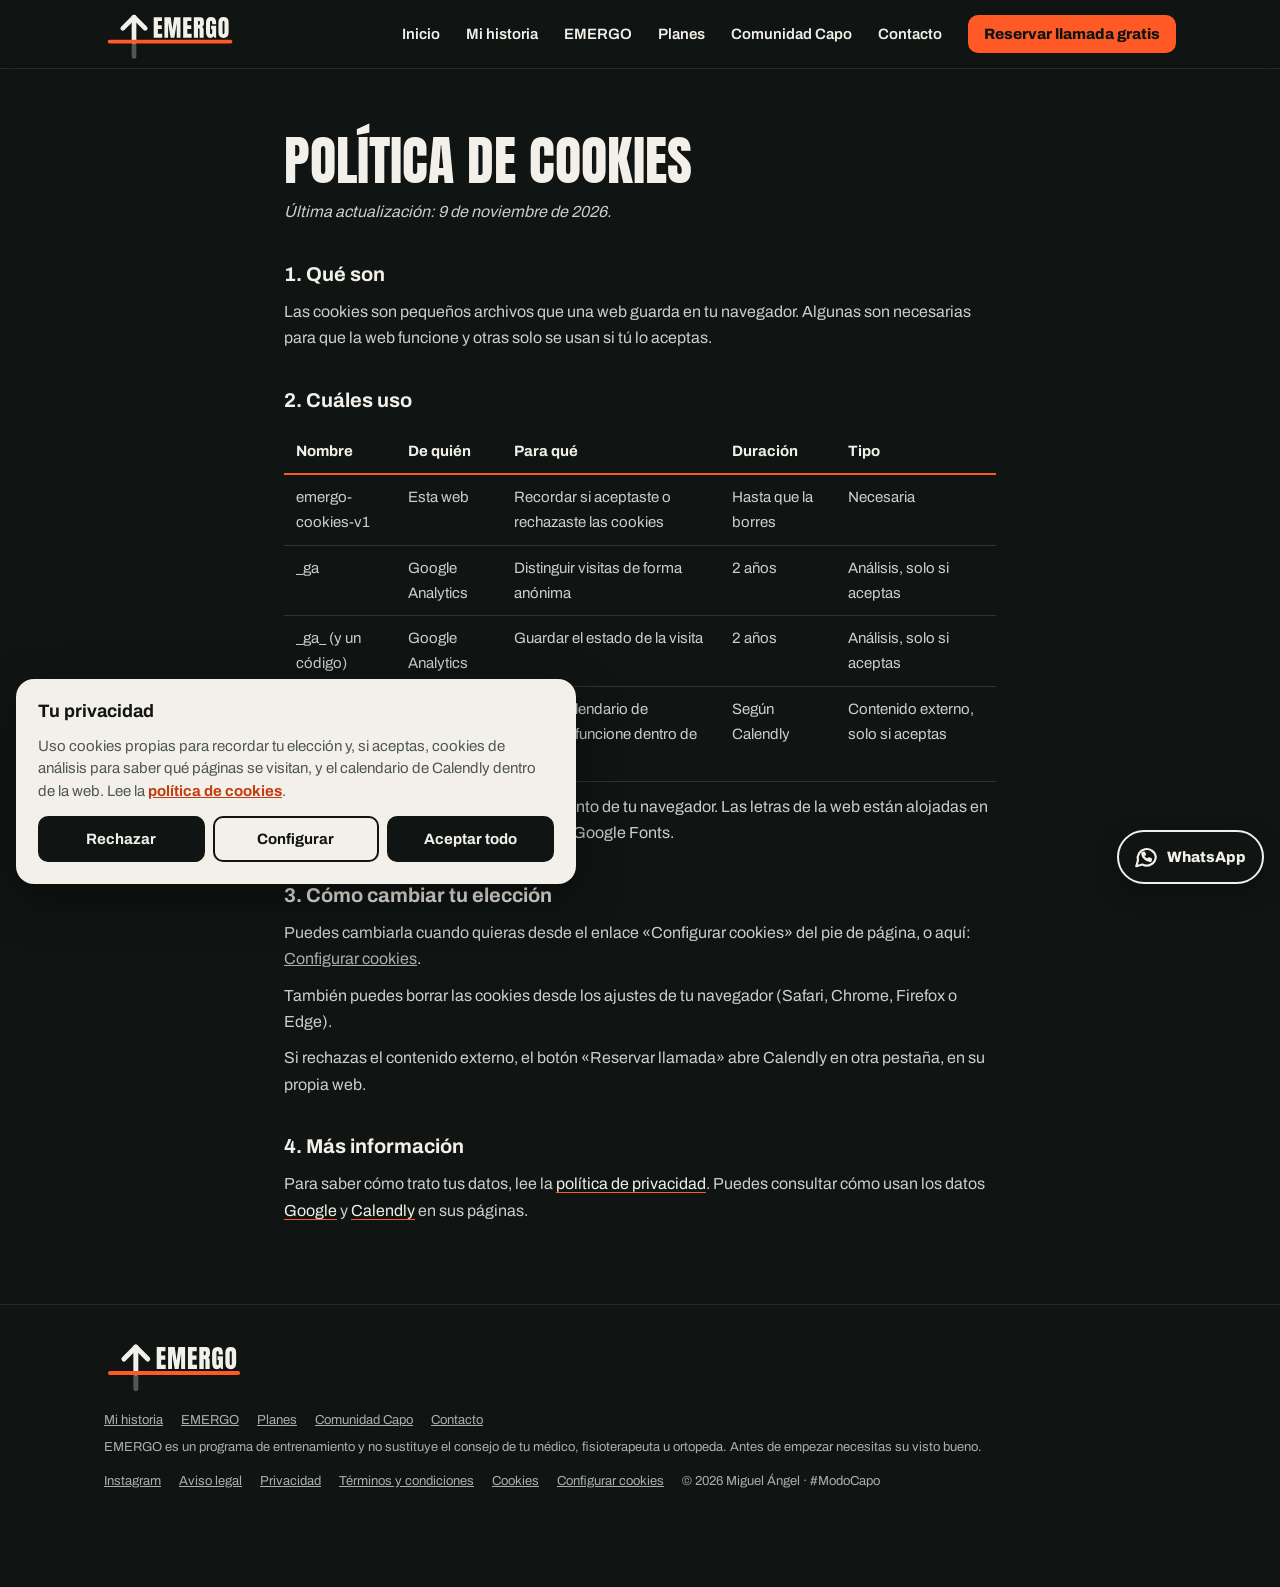
<file: cookies.html>
<!doctype html>
<html lang="es">
<head>
  <meta charset="utf-8">
  <meta name="viewport" content="width=device-width, initial-scale=1">
  <title>Política de cookies · Miguel Ángel · EMERGO</title>
  <meta name="description" content="Qué cookies usa la web de Miguel Ángel, para qué sirven y cómo aceptarlas, rechazarlas o cambiar tu elección.">
  <meta name="robots" content="index, follow, max-image-preview:large">
  <meta name="theme-color" content="#101513">
  <meta name="author" content="Miguel Ángel Simone">
  <link rel="canonical" href="https://miguelsimone.es/cookies">
  <meta property="og:site_name" content="Miguel Ángel · EMERGO">
  <meta property="og:title" content="Política de cookies · Miguel Ángel · EMERGO">
  <meta property="og:description" content="Qué cookies usa la web de Miguel Ángel, para qué sirven y cómo aceptarlas, rechazarlas o cambiar tu elección.">
  <meta property="og:type" content="website">
  <meta property="og:locale" content="es_ES">
  <meta property="og:url" content="https://miguelsimone.es/cookies">
  <meta property="og:image" content="https://miguelsimone.es/compartir.jpg">
  <meta property="og:image:width" content="1200">
  <meta property="og:image:height" content="630">
  <meta property="og:image:alt" content="EMERGO · Entrenamiento adaptado con Miguel Ángel">
  <meta name="twitter:card" content="summary_large_image">
  <meta name="twitter:image" content="https://miguelsimone.es/compartir.jpg">
  <link rel="icon" href="/favicon.ico" sizes="any">
  <link rel="icon" href="/favicon.svg" type="image/svg+xml">
  <link rel="icon" href="/favicon-32.png" type="image/png" sizes="32x32">
  <link rel="apple-touch-icon" href="/apple-touch-icon.png">
  <link rel="preload" href="/anton-400.woff2" as="font" type="font/woff2" crossorigin>
  <link rel="preload" href="/archivo-400.woff2" as="font" type="font/woff2" crossorigin>
  <link rel="stylesheet" href="/estilos.css">
  <script>document.documentElement.classList.add('js');</script>
</head>
<body>
  <header class="menu">
    <div class="ancho menu__fila">
      <a href="/" class="menu__logo" aria-label="EMERGO · Inicio"><img src="/logo-emergo.svg" alt="EMERGO" width="132" height="60"></a>
      <button type="button" class="menu__boton" aria-expanded="false" aria-controls="menu-enlaces" aria-label="Abrir menú">
        <svg width="22" height="22" viewBox="0 0 24 24" fill="none" stroke="currentColor" stroke-width="2.4" stroke-linecap="round" aria-hidden="true"><path d="M4 7h16M4 12h16M4 17h16"/></svg>
      </button>
      <nav class="menu__enlaces" id="menu-enlaces" aria-label="Principal">
        <a href="/">Inicio</a><a href="/historia">Mi historia</a><a href="/emergo">EMERGO</a><a href="/planes">Planes</a><a href="/comunidad">Comunidad Capo</a><a href="/contacto">Contacto</a>
        <a href="/contacto" class="menu__cta" data-calendly="llamada" target="_blank" rel="noopener">Reservar llamada gratis</a>
      </nav>
    </div>
  </header>
  <main class="legal">
    <h1>Política de cookies</h1>
    <p><em>Última actualización: 9 de noviembre de 2026.</em></p>
    <h2>1. Qué son</h2>
    <p>Las cookies son pequeños archivos que una web guarda en tu navegador. Algunas son necesarias para que la web funcione y otras solo se usan si tú lo aceptas.</p>

    <h2>2. Cuáles uso</h2>
    <div class="tabla-caja" tabindex="0" role="region" aria-label="Tabla de cookies"><table class="tabla">
      <thead><tr><th>Nombre</th><th>De quién</th><th>Para qué</th><th>Duración</th><th>Tipo</th></tr></thead>
      <tbody>
        <tr><td>emergo-cookies-v1</td><td>Esta web</td><td>Recordar si aceptaste o rechazaste las cookies</td><td>Hasta que la borres</td><td>Necesaria</td></tr>
        <tr><td>_ga</td><td>Google Analytics</td><td>Distinguir visitas de forma anónima</td><td>2 años</td><td>Análisis, solo si aceptas</td></tr>
        <tr><td>_ga_ (y un código)</td><td>Google Analytics</td><td>Guardar el estado de la visita</td><td>2 años</td><td>Análisis, solo si aceptas</td></tr>
        <tr><td>Varias</td><td>Calendly</td><td>Que el calendario de reservas funcione dentro de la web</td><td>Según Calendly</td><td>Contenido externo, solo si aceptas</td></tr>
      </tbody>
    </table></div>
    <p>La elección se guarda en el almacenamiento de tu navegador. Las letras de la web están alojadas en la propia web, así que no se envía nada a Google Fonts.</p>

    <h2>3. Cómo cambiar tu elección</h2>
    <p>Puedes cambiarla cuando quieras desde el enlace «Configurar cookies» del pie de página, o aquí: <button type="button" class="pie__boton" data-abrir-cookies>Configurar cookies</button>.</p>
    <p>También puedes borrar las cookies desde los ajustes de tu navegador (Safari, Chrome, Firefox o Edge).</p>
    <p>Si rechazas el contenido externo, el botón «Reservar llamada» abre Calendly en otra pestaña, en su propia web.</p>

    <h2>4. Más información</h2>
    <p>Para saber cómo trato tus datos, lee la <a href="/privacidad">política de privacidad</a>. Puedes consultar cómo usan los datos <a href="https://policies.google.com/technologies/cookies?hl=es" target="_blank" rel="noopener">Google</a> y <a href="https://calendly.com/legal/privacy-notice" target="_blank" rel="noopener">Calendly</a> en sus páginas.</p>
  </main>
  <footer class="borde-arriba">
    <div class="ancho pie">
      <img src="/logo-emergo.svg" alt="EMERGO" width="140" height="64">
      <nav class="pie__legal" aria-label="Páginas"><a href="/historia">Mi historia</a><a href="/emergo">EMERGO</a><a href="/planes">Planes</a><a href="/comunidad">Comunidad Capo</a><a href="/contacto">Contacto</a></nav>
      <span>EMERGO es un programa de entrenamiento y no sustituye el consejo de tu médico, fisioterapeuta u ortopeda. Antes de empezar necesitas su visto bueno.</span>
      <nav class="pie__legal" aria-label="Legal"><a href="https://www.instagram.com/miguelsimone_/" target="_blank" rel="noopener">Instagram</a><a href="/aviso-legal">Aviso legal</a><a href="/privacidad">Privacidad</a><a href="/terminos">Términos y condiciones</a><a href="/cookies">Cookies</a><button type="button" class="pie__boton" data-abrir-cookies>Configurar cookies</button><span>© 2026 Miguel Ángel · #ModoCapo</span></nav>
    </div>
  </footer>

  <aside aria-label="Contacto rápido">
  <a href="/contacto" class="wa-flotante boton" data-whatsapp="Hola Miguel, CAPO" target="_blank" rel="noopener" aria-label="Escribir a Miguel por WhatsApp">
    <svg width="26" height="26" viewBox="0 0 24 24" fill="none" stroke="currentColor" stroke-width="2" stroke-linecap="round" stroke-linejoin="round" aria-hidden="true"><path d="M21 11.5a8.4 8.4 0 0 1-12.4 7.4L3 20.5l1.6-5.4A8.4 8.4 0 1 1 21 11.5z"/><path d="M9 9.5c.3 2 2.5 4.3 4.8 4.8l1-1.1 1.8.8-.4 1.6c-3.5.5-8-3.9-7.5-7.5L10.3 8l.8 1.8z"/></svg>
    <span>WhatsApp</span>
  </a>
  </aside>

  <script src="/config.js"></script>
  <script src="/app.js" defer></script>
</body>
</html>
</file>
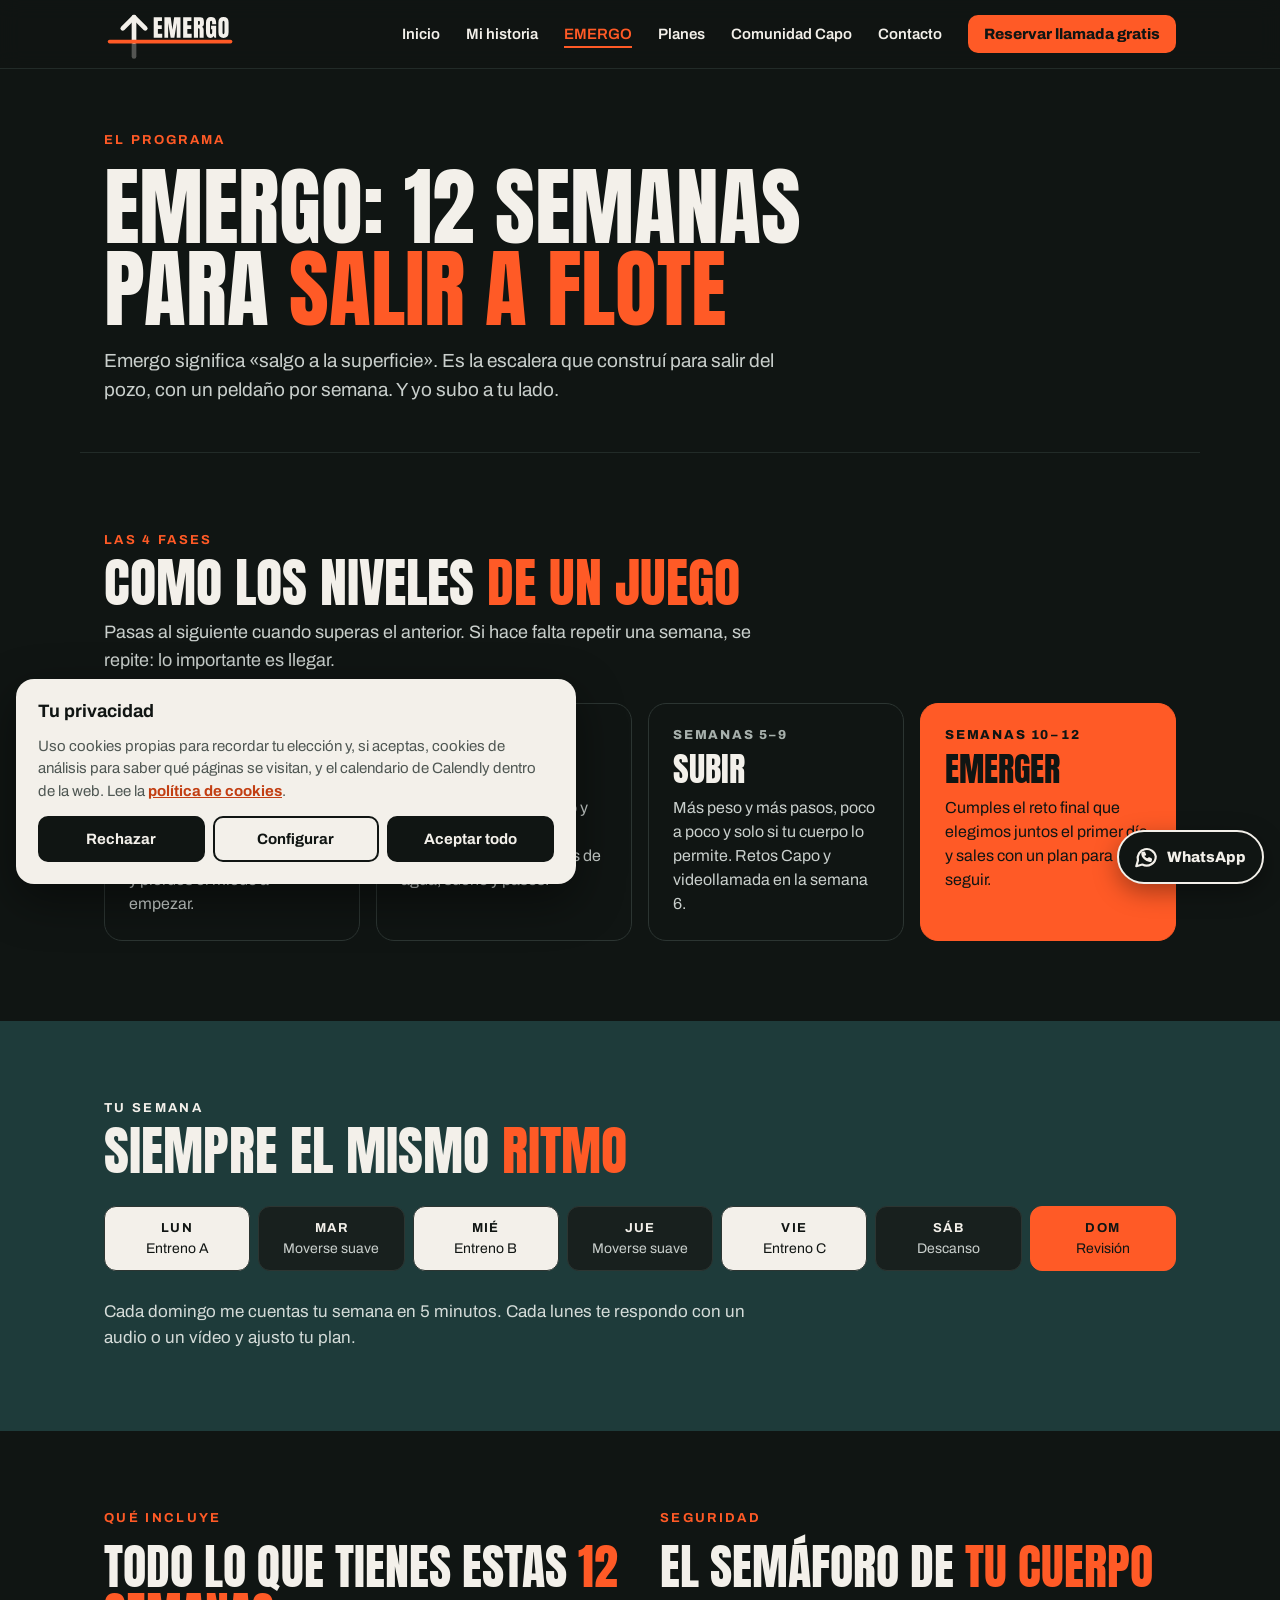
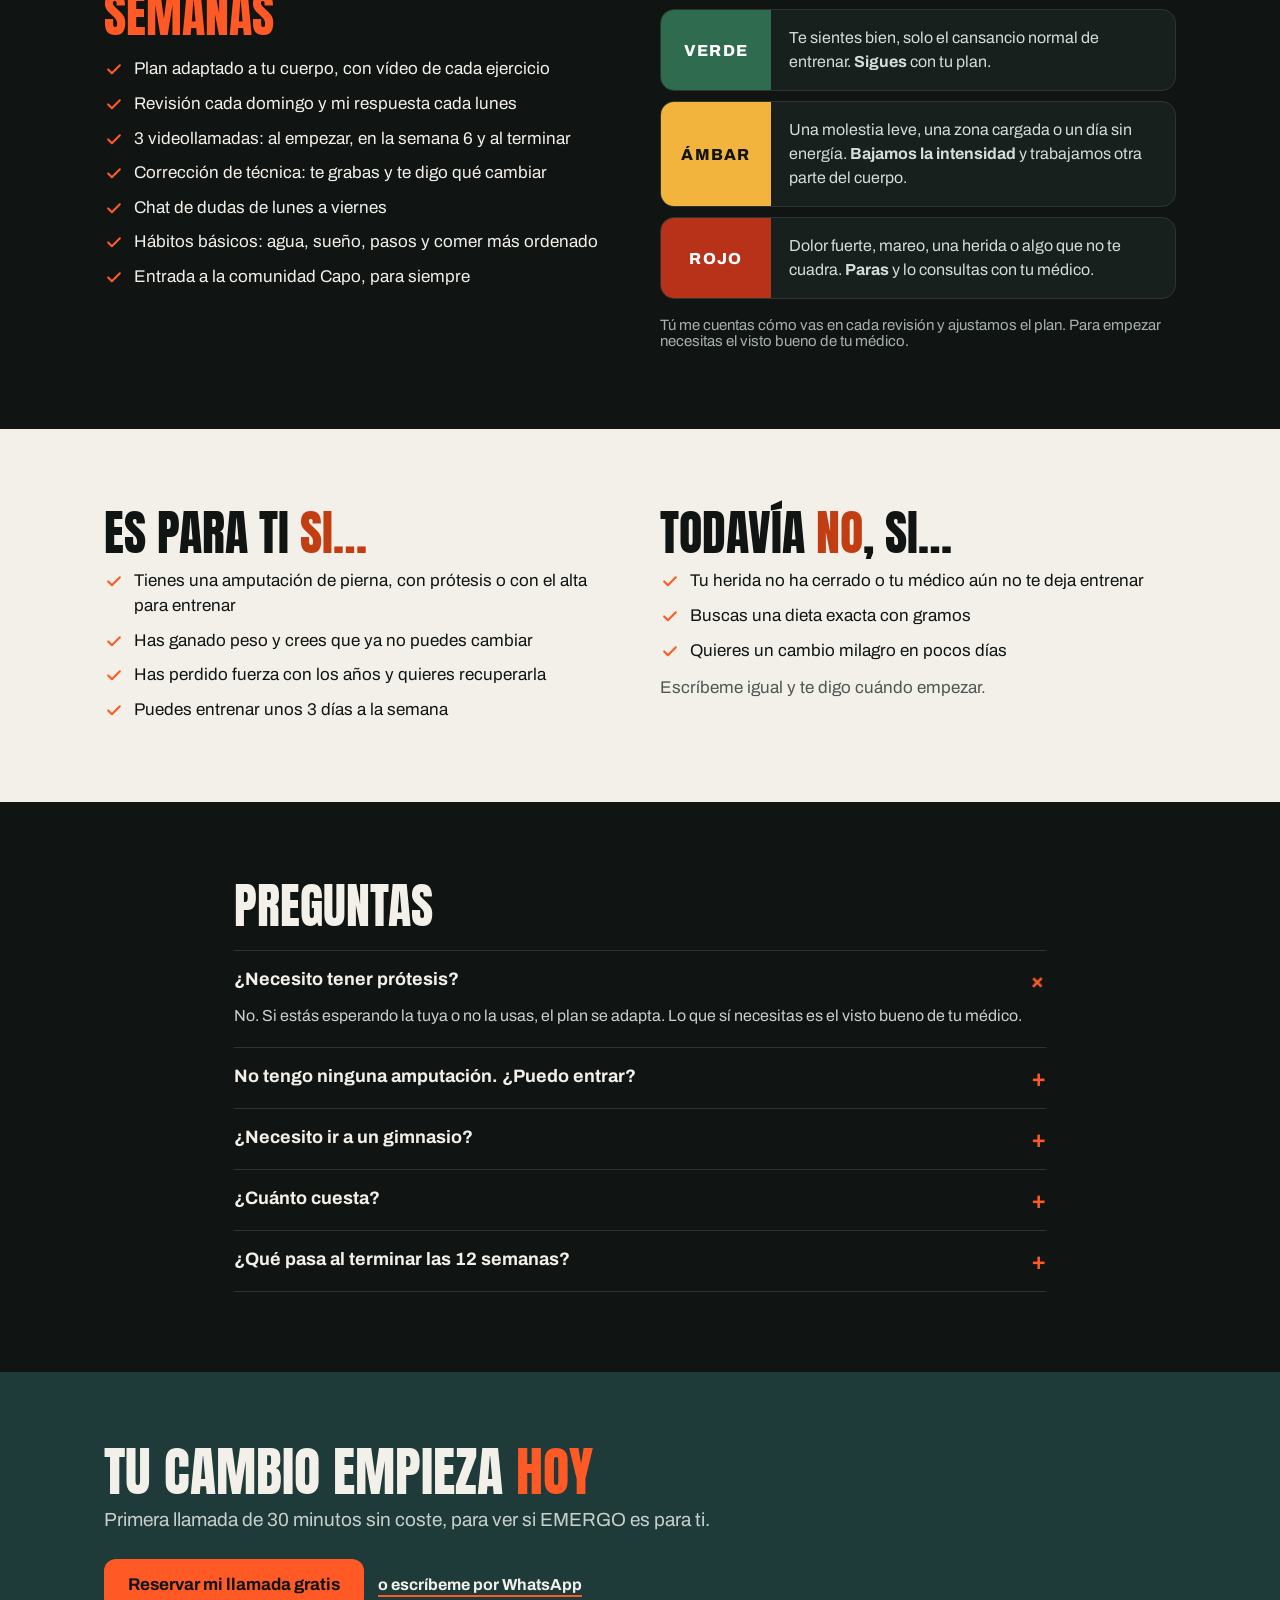
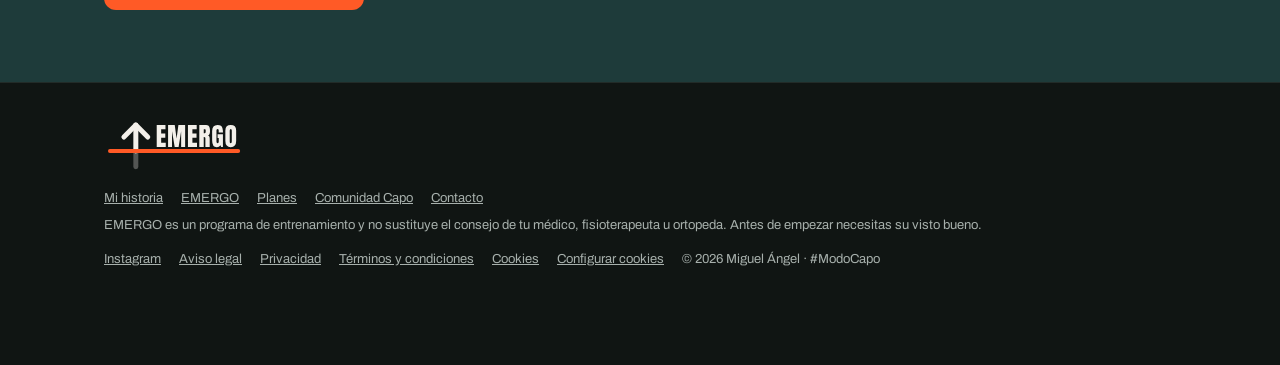
<file: emergo.html>
<!doctype html>
<html lang="es">
<head>
  <meta charset="utf-8">
  <meta name="viewport" content="width=device-width, initial-scale=1">
  <title>EMERGO · El programa de 12 semanas | Miguel Ángel</title>
  <meta name="description" content="EMERGO: 12 semanas de entrenamiento online adaptado en 4 fases, con revisión semanal, videollamadas y comunidad Capo.">
  <meta name="robots" content="index, follow, max-image-preview:large">
  <meta name="theme-color" content="#101513">
  <meta name="author" content="Miguel Ángel Simone">
  <link rel="canonical" href="https://miguelsimone.es/emergo">
  <meta property="og:site_name" content="Miguel Ángel · EMERGO">
  <meta property="og:title" content="EMERGO · El programa de 12 semanas | Miguel Ángel">
  <meta property="og:description" content="EMERGO: 12 semanas de entrenamiento online adaptado en 4 fases, con revisión semanal, videollamadas y comunidad Capo.">
  <meta property="og:type" content="website">
  <meta property="og:locale" content="es_ES">
  <meta property="og:url" content="https://miguelsimone.es/emergo">
  <meta property="og:image" content="https://miguelsimone.es/compartir.jpg">
  <meta property="og:image:width" content="1200">
  <meta property="og:image:height" content="630">
  <meta property="og:image:alt" content="EMERGO · Entrenamiento adaptado con Miguel Ángel">
  <meta name="twitter:card" content="summary_large_image">
  <meta name="twitter:image" content="https://miguelsimone.es/compartir.jpg">
  <link rel="icon" href="/favicon.ico" sizes="any">
  <link rel="icon" href="/favicon.svg" type="image/svg+xml">
  <link rel="icon" href="/favicon-32.png" type="image/png" sizes="32x32">
  <link rel="apple-touch-icon" href="/apple-touch-icon.png">
  <link rel="preload" href="/anton-400.woff2" as="font" type="font/woff2" crossorigin>
  <link rel="preload" href="/archivo-400.woff2" as="font" type="font/woff2" crossorigin>
  <link rel="stylesheet" href="/estilos.css">
  <script>document.documentElement.classList.add('js');</script>
</head>
<body>
  <header class="menu">
    <div class="ancho menu__fila">
      <a href="/" class="menu__logo" aria-label="EMERGO · Inicio"><img src="/logo-emergo.svg" alt="EMERGO" width="132" height="60"></a>
      <button type="button" class="menu__boton" aria-expanded="false" aria-controls="menu-enlaces" aria-label="Abrir menú">
        <svg width="22" height="22" viewBox="0 0 24 24" fill="none" stroke="currentColor" stroke-width="2.4" stroke-linecap="round" aria-hidden="true"><path d="M4 7h16M4 12h16M4 17h16"/></svg>
      </button>
      <nav class="menu__enlaces" id="menu-enlaces" aria-label="Principal">
        <a href="/">Inicio</a><a href="/historia">Mi historia</a><a href="/emergo" aria-current="page">EMERGO</a><a href="/planes">Planes</a><a href="/comunidad">Comunidad Capo</a><a href="/contacto">Contacto</a>
        <a href="/contacto" class="menu__cta" data-calendly="llamada" target="_blank" rel="noopener">Reservar llamada gratis</a>
      </nav>
    </div>
  </header>
  <main>
  <section class="ancho cabecera-pagina pila-18">
    <span class="etiqueta naranja a-sube">EL PROGRAMA</span>
    <h1 class="titulo-xl a-sube d1">EMERGO: 12 semanas para <span class="naranja">salir a flote</span></h1>
    <p class="texto-grande a-sube d2">Emergo significa «salgo a la superficie». Es la escalera que construí para salir del pozo, con un peldaño por semana. Y yo subo a tu lado.</p>
  </section>
  <section class="ancho seccion-80 pila-28">
    <div class="pila-8"><span class="etiqueta naranja">LAS 4 FASES</span><h2 class="titulo-l revela">Como los niveles <span class="naranja">de un juego</span></h2><p class="texto-18" style="max-width:680px">Pasas al siguiente cuando superas el anterior. Si hace falta repetir una semana, se repite: lo importante es llegar.</p></div>
    <div class="rejilla-4">
      <div class="fase revela"><span>SEMANAS 1–2</span><strong>Respirar</strong><p>Evaluación y cuerpo completo suave, 3 días a la semana. Escribes tu porqué y pierdes el miedo a empezar.</p></div>
      <div class="fase revela"><span>SEMANAS 3–4</span><strong>Afirmar</strong><p>Equilibrio, cadera, glúteo y core. El hip thrust es tu ejercicio estrella. Hábitos de agua, sueño y pasos.</p></div>
      <div class="fase revela"><span>SEMANAS 5–9</span><strong>Subir</strong><p>Más peso y más pasos, poco a poco y solo si tu cuerpo lo permite. Retos Capo y videollamada en la semana 6.</p></div>
      <div class="fase fase--final revela"><span>SEMANAS 10–12</span><strong>Emerger</strong><p>Cumples el reto final que elegimos juntos el primer día y sales con un plan para seguir.</p></div>
    </div>
  </section>

  <section class="fondo-profundo">
    <div class="ancho seccion-80 pila-28">
      <div class="pila-8"><span class="etiqueta">TU SEMANA</span><h2 class="titulo-l revela">Siempre el mismo <span class="naranja">ritmo</span></h2></div>
      <div class="semana revela">
        <div class="dia dia--entreno"><b>LUN</b><span>Entreno A</span></div>
        <div class="dia"><b>MAR</b><span>Moverse suave</span></div>
        <div class="dia dia--entreno"><b>MIÉ</b><span>Entreno B</span></div>
        <div class="dia"><b>JUE</b><span>Moverse suave</span></div>
        <div class="dia dia--entreno"><b>VIE</b><span>Entreno C</span></div>
        <div class="dia"><b>SÁB</b><span>Descanso</span></div>
        <div class="dia dia--domingo"><b>DOM</b><span>Revisión</span></div>
      </div>
      <p class="texto-17 claro" style="max-width:680px">Cada domingo me cuentas tu semana en 5 minutos. Cada lunes te respondo con un audio o un vídeo y ajusto tu plan.</p>
    </div>
  </section>

  <section class="ancho seccion-80 rejilla-2" style="align-items:start">
    <div class="pila-18">
      <span class="etiqueta naranja">QUÉ INCLUYE</span>
      <h2 class="titulo-m revela">Todo lo que tienes estas <span class="naranja">12 semanas</span></h2>
      <ul class="lista-check" style="font-size:17px">
        <li><svg width="20" height="20" viewBox="0 0 24 24" fill="none" stroke="#FF5A26" stroke-width="2.5" stroke-linecap="round" stroke-linejoin="round" aria-hidden="true"><path d="M5 12.5l4.5 4.5L19 7.5"/></svg>Plan adaptado a tu cuerpo, con vídeo de cada ejercicio</li>
        <li><svg width="20" height="20" viewBox="0 0 24 24" fill="none" stroke="#FF5A26" stroke-width="2.5" stroke-linecap="round" stroke-linejoin="round" aria-hidden="true"><path d="M5 12.5l4.5 4.5L19 7.5"/></svg>Revisión cada domingo y mi respuesta cada lunes</li>
        <li><svg width="20" height="20" viewBox="0 0 24 24" fill="none" stroke="#FF5A26" stroke-width="2.5" stroke-linecap="round" stroke-linejoin="round" aria-hidden="true"><path d="M5 12.5l4.5 4.5L19 7.5"/></svg>3 videollamadas: al empezar, en la semana 6 y al terminar</li>
        <li><svg width="20" height="20" viewBox="0 0 24 24" fill="none" stroke="#FF5A26" stroke-width="2.5" stroke-linecap="round" stroke-linejoin="round" aria-hidden="true"><path d="M5 12.5l4.5 4.5L19 7.5"/></svg>Corrección de técnica: te grabas y te digo qué cambiar</li>
        <li><svg width="20" height="20" viewBox="0 0 24 24" fill="none" stroke="#FF5A26" stroke-width="2.5" stroke-linecap="round" stroke-linejoin="round" aria-hidden="true"><path d="M5 12.5l4.5 4.5L19 7.5"/></svg>Chat de dudas de lunes a viernes</li>
        <li><svg width="20" height="20" viewBox="0 0 24 24" fill="none" stroke="#FF5A26" stroke-width="2.5" stroke-linecap="round" stroke-linejoin="round" aria-hidden="true"><path d="M5 12.5l4.5 4.5L19 7.5"/></svg>Hábitos básicos: agua, sueño, pasos y comer más ordenado</li>
        <li><svg width="20" height="20" viewBox="0 0 24 24" fill="none" stroke="#FF5A26" stroke-width="2.5" stroke-linecap="round" stroke-linejoin="round" aria-hidden="true"><path d="M5 12.5l4.5 4.5L19 7.5"/></svg>Entrada a la comunidad Capo, para siempre</li>
      </ul>
    </div>
    <div class="pila-18">
      <span class="etiqueta naranja">SEGURIDAD</span>
      <h2 class="titulo-m revela">El semáforo de <span class="naranja">tu cuerpo</span></h2>
      <div class="semaforo">
        <div class="luz luz--verde revela"><b>VERDE</b><div>Te sientes bien, solo el cansancio normal de entrenar. <strong>Sigues</strong> con tu plan.</div></div>
        <div class="luz luz--ambar revela"><b>ÁMBAR</b><div>Una molestia leve, una zona cargada o un día sin energía. <strong>Bajamos la intensidad</strong> y trabajamos otra parte del cuerpo.</div></div>
        <div class="luz luz--rojo revela"><b>ROJO</b><div>Dolor fuerte, mareo, una herida o algo que no te cuadra. <strong>Paras</strong> y lo consultas con tu médico.</div></div>
      </div>
      <p class="suave">Tú me cuentas cómo vas en cada revisión y ajustamos el plan. Para empezar necesitas el visto bueno de tu médico.</p>
    </div>
  </section>

  <section class="fondo-hueso">
    <div class="ancho seccion-80 rejilla-2" style="align-items:start">
      <div class="pila-12"><h2 class="titulo-m revela">Es para ti <span class="naranja-oscuro">si…</span></h2>
        <ul class="lista-check" style="font-size:17px;color:var(--fondo)"><li><svg width="20" height="20" viewBox="0 0 24 24" fill="none" stroke="#FF5A26" stroke-width="2.5" stroke-linecap="round" stroke-linejoin="round" aria-hidden="true"><path d="M5 12.5l4.5 4.5L19 7.5"/></svg>Tienes una amputación de pierna, con prótesis o con el alta para entrenar</li><li><svg width="20" height="20" viewBox="0 0 24 24" fill="none" stroke="#FF5A26" stroke-width="2.5" stroke-linecap="round" stroke-linejoin="round" aria-hidden="true"><path d="M5 12.5l4.5 4.5L19 7.5"/></svg>Has ganado peso y crees que ya no puedes cambiar</li><li><svg width="20" height="20" viewBox="0 0 24 24" fill="none" stroke="#FF5A26" stroke-width="2.5" stroke-linecap="round" stroke-linejoin="round" aria-hidden="true"><path d="M5 12.5l4.5 4.5L19 7.5"/></svg>Has perdido fuerza con los años y quieres recuperarla</li><li><svg width="20" height="20" viewBox="0 0 24 24" fill="none" stroke="#FF5A26" stroke-width="2.5" stroke-linecap="round" stroke-linejoin="round" aria-hidden="true"><path d="M5 12.5l4.5 4.5L19 7.5"/></svg>Puedes entrenar unos 3 días a la semana</li></ul></div>
      <div class="pila-12"><h2 class="titulo-m revela">Todavía <span class="naranja-oscuro">no</span>, si…</h2>
        <ul class="lista-check" style="font-size:17px;color:var(--fondo)"><li><svg width="20" height="20" viewBox="0 0 24 24" fill="none" stroke="#FF5A26" stroke-width="2.5" stroke-linecap="round" stroke-linejoin="round" aria-hidden="true"><path d="M5 12.5l4.5 4.5L19 7.5"/></svg>Tu herida no ha cerrado o tu médico aún no te deja entrenar</li><li><svg width="20" height="20" viewBox="0 0 24 24" fill="none" stroke="#FF5A26" stroke-width="2.5" stroke-linecap="round" stroke-linejoin="round" aria-hidden="true"><path d="M5 12.5l4.5 4.5L19 7.5"/></svg>Buscas una dieta exacta con gramos</li><li><svg width="20" height="20" viewBox="0 0 24 24" fill="none" stroke="#FF5A26" stroke-width="2.5" stroke-linecap="round" stroke-linejoin="round" aria-hidden="true"><path d="M5 12.5l4.5 4.5L19 7.5"/></svg>Quieres un cambio milagro en pocos días</li></ul>
        <p class="texto-17" style="color:var(--gris-texto)">Escríbeme igual y te digo cuándo empezar.</p></div>
    </div>
  </section>

  <section class="ancho seccion-80 pila-20" style="max-width:860px">
    <h2 class="titulo-m revela">Preguntas</h2>
    <div class="preguntas">
      <details open><summary>¿Necesito tener prótesis?</summary><p>No. Si estás esperando la tuya o no la usas, el plan se adapta. Lo que sí necesitas es el visto bueno de tu médico.</p></details>
      <details><summary>No tengo ninguna amputación. ¿Puedo entrar?</summary><p>Sí, si sientes que tu cuerpo ya no puede cambiar. Si yo pude, tú también.</p></details>
      <details><summary>¿Necesito ir a un gimnasio?</summary><p>Lo vemos en la llamada. Adaptamos el plan a lo que tengas, en el gimnasio o en casa.</p></details>
      <details><summary>¿Cuánto cuesta?</summary><p>Te lo cuento en la llamada gratis de 30 minutos, después de ver si EMERGO es para ti.</p></details>
      <details><summary>¿Qué pasa al terminar las 12 semanas?</summary><p>Sales con un plan para seguir solo. Si quieres, puedes seguir conmigo 6 meses o un año. Y sigues siendo Capo para siempre.</p></details>
    </div>
  </section>
  <section class="banda-cta">
    <div class="ancho">
      <div class="pila-8" style="max-width:640px">
        <h2 class="titulo-l revela">Tu cambio empieza <span class="naranja">hoy</span></h2>
        <p class="texto-grande">Primera llamada de 30 minutos sin coste, para ver si EMERGO es para ti.</p>
      </div>
      <div class="fila">
        <a href="/contacto" class="btn btn--naranja boton a-brillo" data-calendly="llamada" target="_blank" rel="noopener">Reservar mi llamada gratis</a>
        <a href="/contacto" class="enlace-texto" data-whatsapp="Hola Miguel, CAPO" target="_blank" rel="noopener">o escríbeme por WhatsApp</a>
      </div>
    </div>
  </section>
  </main>
  <footer class="borde-arriba">
    <div class="ancho pie">
      <img src="/logo-emergo.svg" alt="EMERGO" width="140" height="64">
      <nav class="pie__legal" aria-label="Páginas"><a href="/historia">Mi historia</a><a href="/emergo">EMERGO</a><a href="/planes">Planes</a><a href="/comunidad">Comunidad Capo</a><a href="/contacto">Contacto</a></nav>
      <span>EMERGO es un programa de entrenamiento y no sustituye el consejo de tu médico, fisioterapeuta u ortopeda. Antes de empezar necesitas su visto bueno.</span>
      <nav class="pie__legal" aria-label="Legal"><a href="https://www.instagram.com/miguelsimone_/" target="_blank" rel="noopener">Instagram</a><a href="/aviso-legal">Aviso legal</a><a href="/privacidad">Privacidad</a><a href="/terminos">Términos y condiciones</a><a href="/cookies">Cookies</a><button type="button" class="pie__boton" data-abrir-cookies>Configurar cookies</button><span>© 2026 Miguel Ángel · #ModoCapo</span></nav>
    </div>
  </footer>

  <aside aria-label="Contacto rápido">
  <a href="/contacto" class="wa-flotante boton" data-whatsapp="Hola Miguel, CAPO" target="_blank" rel="noopener" aria-label="Escribir a Miguel por WhatsApp">
    <svg width="26" height="26" viewBox="0 0 24 24" fill="none" stroke="currentColor" stroke-width="2" stroke-linecap="round" stroke-linejoin="round" aria-hidden="true"><path d="M21 11.5a8.4 8.4 0 0 1-12.4 7.4L3 20.5l1.6-5.4A8.4 8.4 0 1 1 21 11.5z"/><path d="M9 9.5c.3 2 2.5 4.3 4.8 4.8l1-1.1 1.8.8-.4 1.6c-3.5.5-8-3.9-7.5-7.5L10.3 8l.8 1.8z"/></svg>
    <span>WhatsApp</span>
  </a>
  </aside>

  <script src="/config.js"></script>
  <script src="/app.js" defer></script>
</body>
</html>
</file>
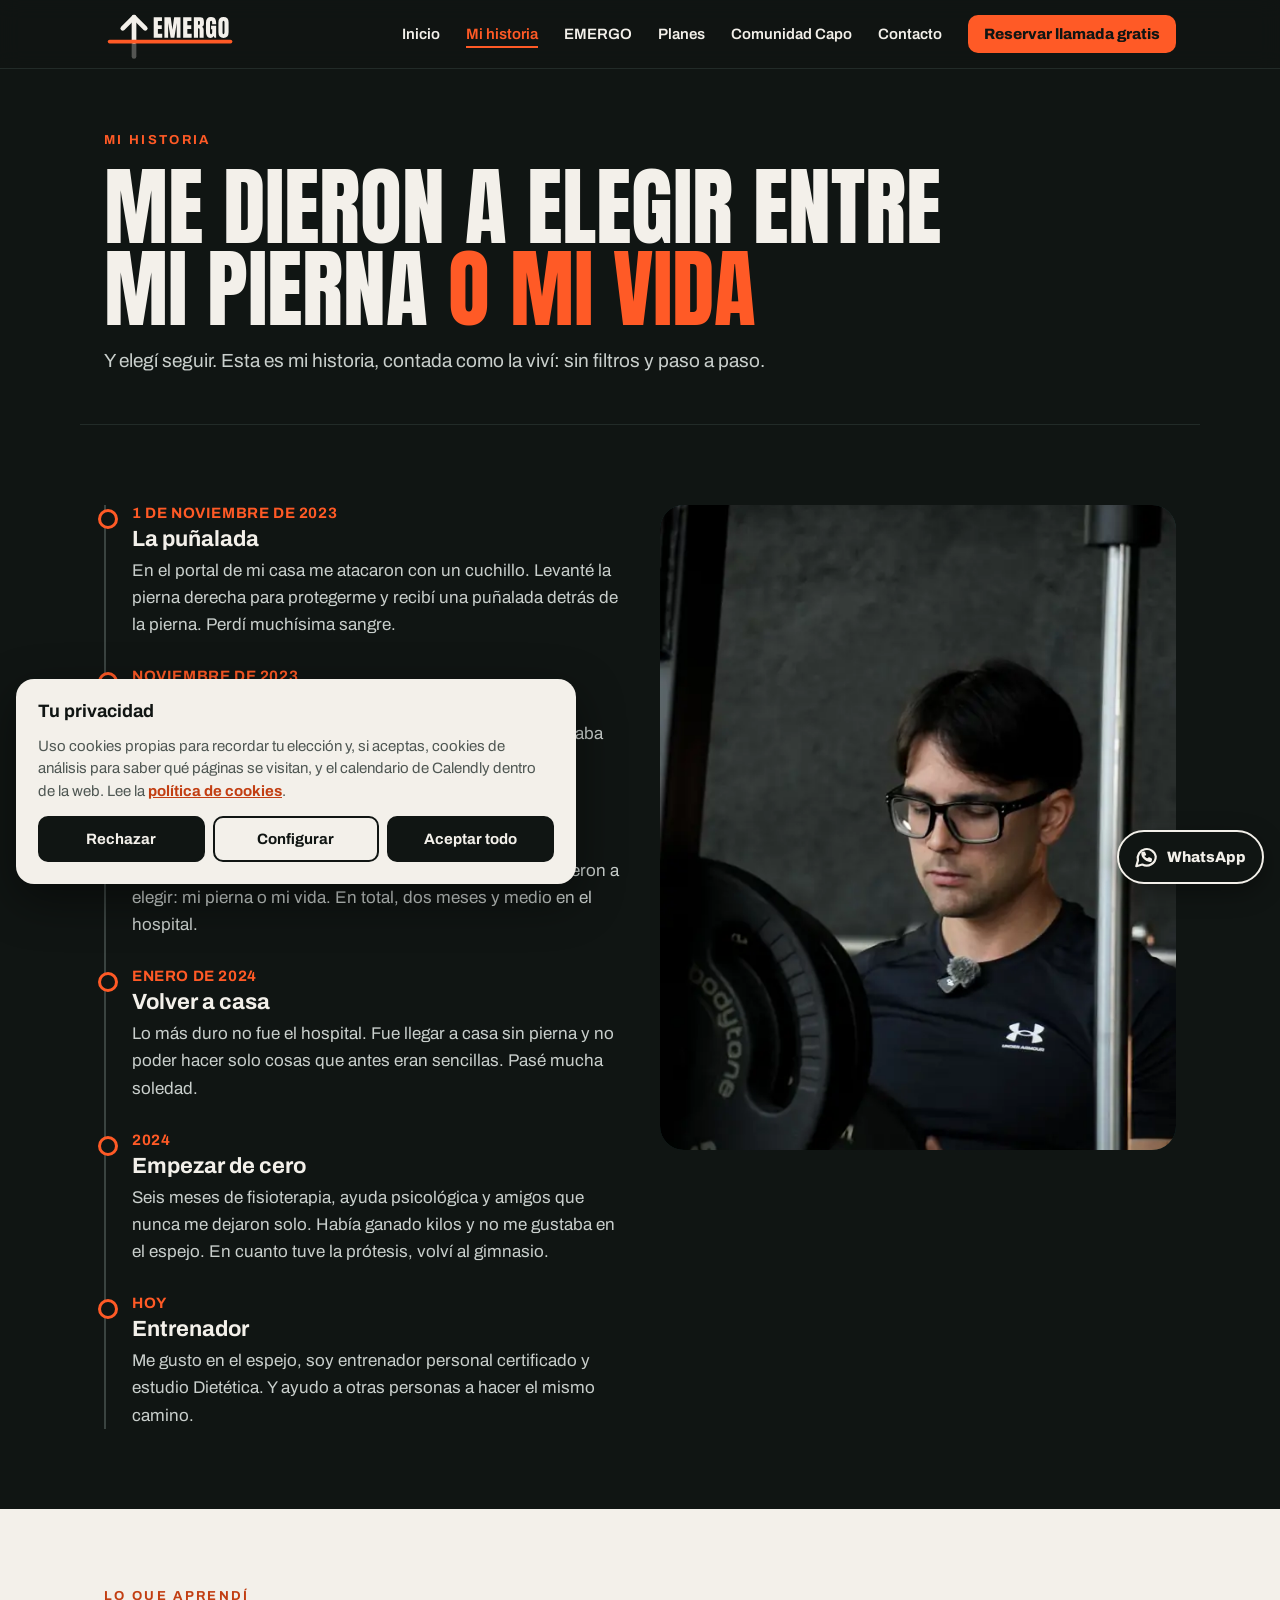
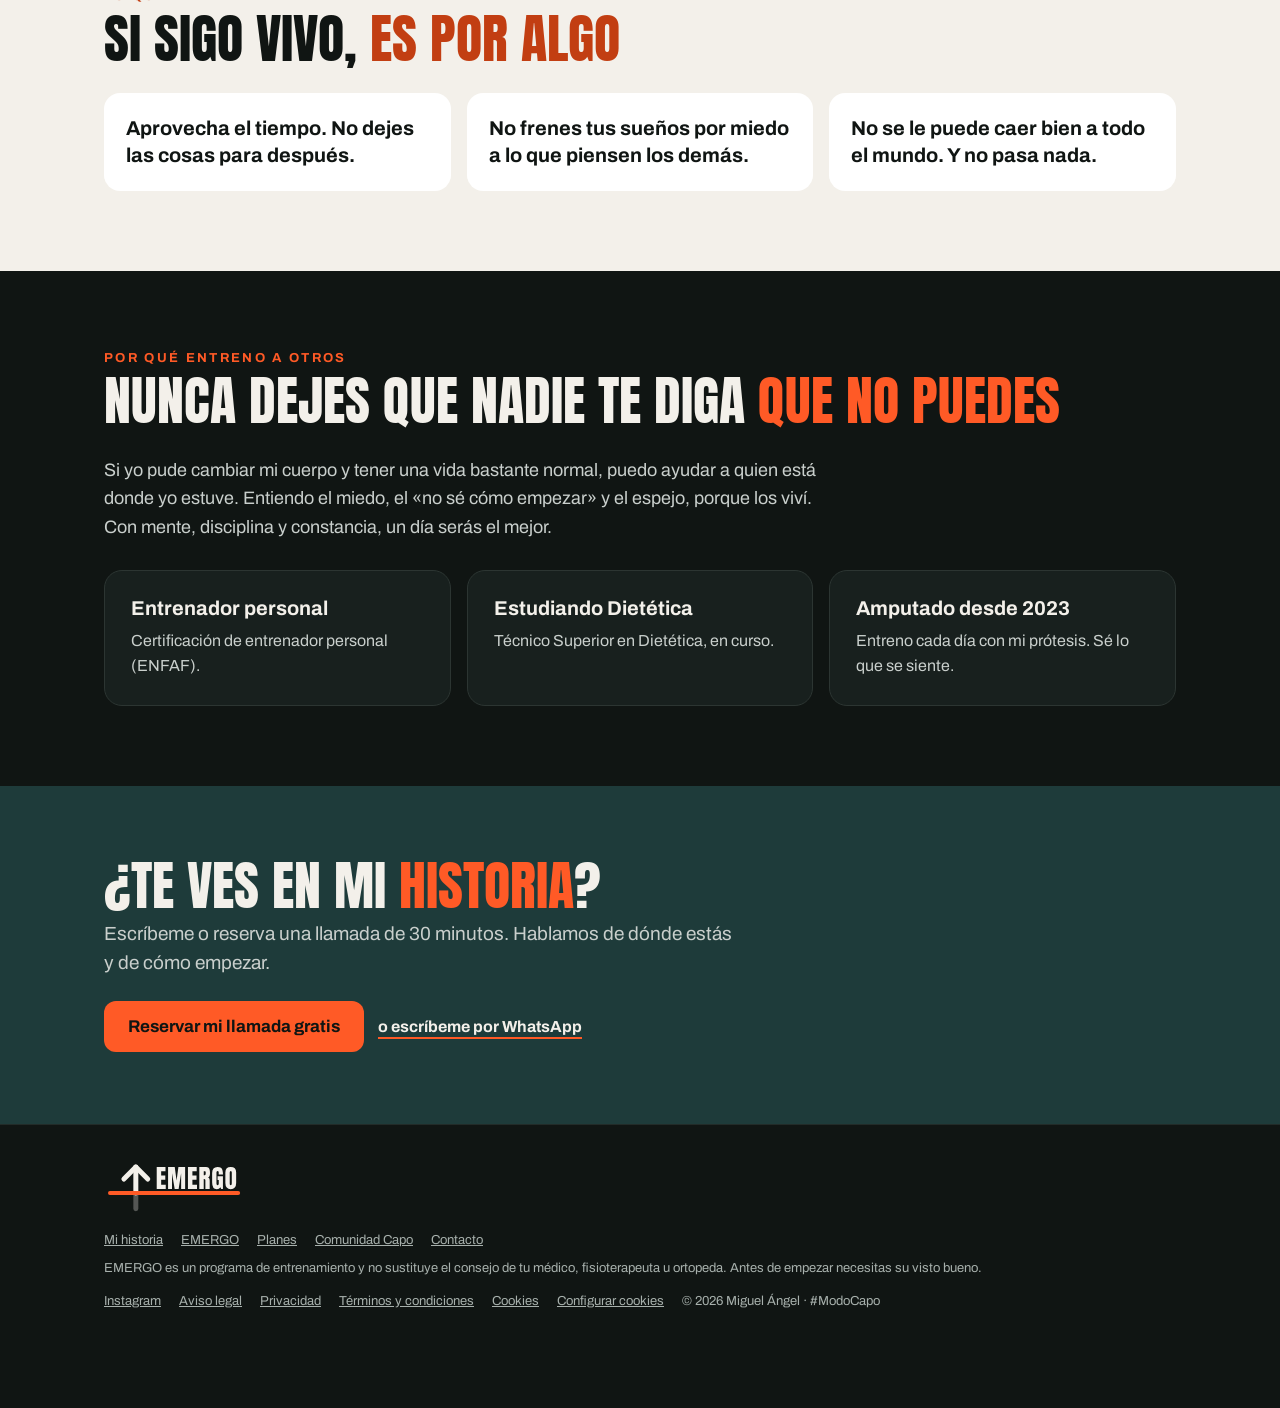
<file: historia.html>
<!doctype html>
<html lang="es">
<head>
  <meta charset="utf-8">
  <meta name="viewport" content="width=device-width, initial-scale=1">
  <title>Mi historia · Miguel Ángel | EMERGO</title>
  <meta name="description" content="La historia de Miguel Ángel: una puñalada, la UCI, la amputación y la vuelta al gimnasio. Hoy entrena a otras personas.">
  <meta name="robots" content="index, follow, max-image-preview:large">
  <meta name="theme-color" content="#101513">
  <meta name="author" content="Miguel Ángel Simone">
  <link rel="canonical" href="https://miguelsimone.es/historia">
  <meta property="og:site_name" content="Miguel Ángel · EMERGO">
  <meta property="og:title" content="Mi historia · Miguel Ángel | EMERGO">
  <meta property="og:description" content="La historia de Miguel Ángel: una puñalada, la UCI, la amputación y la vuelta al gimnasio. Hoy entrena a otras personas.">
  <meta property="og:type" content="website">
  <meta property="og:locale" content="es_ES">
  <meta property="og:url" content="https://miguelsimone.es/historia">
  <meta property="og:image" content="https://miguelsimone.es/compartir.jpg">
  <meta property="og:image:width" content="1200">
  <meta property="og:image:height" content="630">
  <meta property="og:image:alt" content="EMERGO · Entrenamiento adaptado con Miguel Ángel">
  <meta name="twitter:card" content="summary_large_image">
  <meta name="twitter:image" content="https://miguelsimone.es/compartir.jpg">
  <link rel="icon" href="/favicon.ico" sizes="any">
  <link rel="icon" href="/favicon.svg" type="image/svg+xml">
  <link rel="icon" href="/favicon-32.png" type="image/png" sizes="32x32">
  <link rel="apple-touch-icon" href="/apple-touch-icon.png">
  <link rel="preload" href="/anton-400.woff2" as="font" type="font/woff2" crossorigin>
  <link rel="preload" href="/archivo-400.woff2" as="font" type="font/woff2" crossorigin>
  <link rel="stylesheet" href="/estilos.css">
  <script>document.documentElement.classList.add('js');</script>
</head>
<body>
  <header class="menu">
    <div class="ancho menu__fila">
      <a href="/" class="menu__logo" aria-label="EMERGO · Inicio"><img src="/logo-emergo.svg" alt="EMERGO" width="132" height="60"></a>
      <button type="button" class="menu__boton" aria-expanded="false" aria-controls="menu-enlaces" aria-label="Abrir menú">
        <svg width="22" height="22" viewBox="0 0 24 24" fill="none" stroke="currentColor" stroke-width="2.4" stroke-linecap="round" aria-hidden="true"><path d="M4 7h16M4 12h16M4 17h16"/></svg>
      </button>
      <nav class="menu__enlaces" id="menu-enlaces" aria-label="Principal">
        <a href="/">Inicio</a><a href="/historia" aria-current="page">Mi historia</a><a href="/emergo">EMERGO</a><a href="/planes">Planes</a><a href="/comunidad">Comunidad Capo</a><a href="/contacto">Contacto</a>
        <a href="/contacto" class="menu__cta" data-calendly="llamada" target="_blank" rel="noopener">Reservar llamada gratis</a>
      </nav>
    </div>
  </header>
  <main>
  <section class="ancho cabecera-pagina pila-18">
    <span class="etiqueta naranja a-sube">MI HISTORIA</span>
    <h1 class="titulo-xl a-sube d1">Me dieron a elegir entre mi pierna <span class="naranja">o mi vida</span></h1>
    <p class="texto-grande a-sube d2">Y elegí seguir. Esta es mi historia, contada como la viví: sin filtros y paso a paso.</p>
  </section>
  <section class="ancho seccion-80 rejilla-2" style="align-items:start" aria-labelledby="t-historia">
    <div class="pila-18"><h2 id="t-historia" class="solo-lectores">Mi historia, paso a paso</h2>
    <ol class="linea-tiempo">
      <li class="revela"><strong>1 DE NOVIEMBRE DE 2023</strong><h3>La puñalada</h3><p>En el portal de mi casa me atacaron con un cuchillo. Levanté la pierna derecha para protegerme y recibí una puñalada detrás de la pierna. Perdí muchísima sangre.</p></li>
      <li class="revela"><strong>NOVIEMBRE DE 2023</strong><h3>La UCI</h3><p>Un mes en la UCI, ocho días en coma inducido. Solo pensaba en una cosa: salir caminando del hospital.</p></li>
      <li class="revela"><strong>1 DE DICIEMBRE DE 2023</strong><h3>La decisión</h3><p>La pierna se había infectado y mi vida corría peligro. Me dieron a elegir: mi pierna o mi vida. En total, dos meses y medio en el hospital.</p></li>
      <li class="revela"><strong>ENERO DE 2024</strong><h3>Volver a casa</h3><p>Lo más duro no fue el hospital. Fue llegar a casa sin pierna y no poder hacer solo cosas que antes eran sencillas. Pasé mucha soledad.</p></li>
      <li class="revela"><strong>2024</strong><h3>Empezar de cero</h3><p>Seis meses de fisioterapia, ayuda psicológica y amigos que nunca me dejaron solo. Había ganado kilos y no me gustaba en el espejo. En cuanto tuve la prótesis, volví al gimnasio.</p></li>
      <li class="revela"><strong>HOY</strong><h3>Entrenador</h3><p>Me gusto en el espejo, soy entrenador personal certificado y estudio Dietética. Y ayudo a otras personas a hacer el mismo camino.</p></li>
    </ol></div>
    <div class="pila-18" style="position:sticky;top:96px">
      <div class="foto-redonda revela"><picture><source type="image/webp" srcset="/miguel-600.webp 600w, /miguel-1100.webp 1100w" sizes="(max-width: 880px) 100vw, 45vw"><img src="/miguel.jpg" alt="Miguel Ángel en el gimnasio" width="1100" height="1650" loading="lazy" decoding="async"></picture></div>
    </div>
  </section>

  <section class="fondo-hueso">
    <div class="ancho seccion-80 pila-28">
      <div class="pila-8"><span class="etiqueta naranja-oscuro">LO QUE APRENDÍ</span><h2 class="titulo-l revela">Si sigo vivo, <span class="naranja-oscuro">es por algo</span></h2></div>
      <div class="rejilla-3">
        <div class="frase revela" style="background:#fff">Aprovecha el tiempo. No dejes las cosas para después.</div>
        <div class="frase revela" style="background:#fff">No frenes tus sueños por miedo a lo que piensen los demás.</div>
        <div class="frase revela" style="background:#fff">No se le puede caer bien a todo el mundo. Y no pasa nada.</div>
      </div>
    </div>
  </section>

  <section class="ancho seccion-80 pila-28">
    <div class="pila-8"><span class="etiqueta naranja">POR QUÉ ENTRENO A OTROS</span><h2 class="titulo-l revela">Nunca dejes que nadie te diga <span class="naranja">que no puedes</span></h2></div>
    <p class="texto-18" style="max-width:720px">Si yo pude cambiar mi cuerpo y tener una vida bastante normal, puedo ayudar a quien está donde yo estuve. Entiendo el miedo, el «no sé cómo empezar» y el espejo, porque los viví. Con mente, disciplina y constancia, un día serás el mejor.</p>
    <div class="rejilla-3">
      <div class="caja revela"><h3>Entrenador personal</h3><p>Certificación de entrenador personal (ENFAF).</p></div>
      <div class="caja revela"><h3>Estudiando Dietética</h3><p>Técnico Superior en Dietética, en curso.</p></div>
      <div class="caja revela"><h3>Amputado desde 2023</h3><p>Entreno cada día con mi prótesis. Sé lo que se siente.</p></div>
    </div>
  </section>
  <section class="banda-cta">
    <div class="ancho">
      <div class="pila-8" style="max-width:640px">
        <h2 class="titulo-l revela">¿Te ves en mi <span class="naranja">historia</span>?</h2>
        <p class="texto-grande">Escríbeme o reserva una llamada de 30 minutos. Hablamos de dónde estás y de cómo empezar.</p>
      </div>
      <div class="fila">
        <a href="/contacto" class="btn btn--naranja boton a-brillo" data-calendly="llamada" target="_blank" rel="noopener">Reservar mi llamada gratis</a>
        <a href="/contacto" class="enlace-texto" data-whatsapp="Hola Miguel, CAPO" target="_blank" rel="noopener">o escríbeme por WhatsApp</a>
      </div>
    </div>
  </section>
  </main>
  <footer class="borde-arriba">
    <div class="ancho pie">
      <img src="/logo-emergo.svg" alt="EMERGO" width="140" height="64">
      <nav class="pie__legal" aria-label="Páginas"><a href="/historia">Mi historia</a><a href="/emergo">EMERGO</a><a href="/planes">Planes</a><a href="/comunidad">Comunidad Capo</a><a href="/contacto">Contacto</a></nav>
      <span>EMERGO es un programa de entrenamiento y no sustituye el consejo de tu médico, fisioterapeuta u ortopeda. Antes de empezar necesitas su visto bueno.</span>
      <nav class="pie__legal" aria-label="Legal"><a href="https://www.instagram.com/miguelsimone_/" target="_blank" rel="noopener">Instagram</a><a href="/aviso-legal">Aviso legal</a><a href="/privacidad">Privacidad</a><a href="/terminos">Términos y condiciones</a><a href="/cookies">Cookies</a><button type="button" class="pie__boton" data-abrir-cookies>Configurar cookies</button><span>© 2026 Miguel Ángel · #ModoCapo</span></nav>
    </div>
  </footer>

  <aside aria-label="Contacto rápido">
  <a href="/contacto" class="wa-flotante boton" data-whatsapp="Hola Miguel, CAPO" target="_blank" rel="noopener" aria-label="Escribir a Miguel por WhatsApp">
    <svg width="26" height="26" viewBox="0 0 24 24" fill="none" stroke="currentColor" stroke-width="2" stroke-linecap="round" stroke-linejoin="round" aria-hidden="true"><path d="M21 11.5a8.4 8.4 0 0 1-12.4 7.4L3 20.5l1.6-5.4A8.4 8.4 0 1 1 21 11.5z"/><path d="M9 9.5c.3 2 2.5 4.3 4.8 4.8l1-1.1 1.8.8-.4 1.6c-3.5.5-8-3.9-7.5-7.5L10.3 8l.8 1.8z"/></svg>
    <span>WhatsApp</span>
  </a>
  </aside>

  <script src="/config.js"></script>
  <script src="/app.js" defer></script>
</body>
</html>
</file>
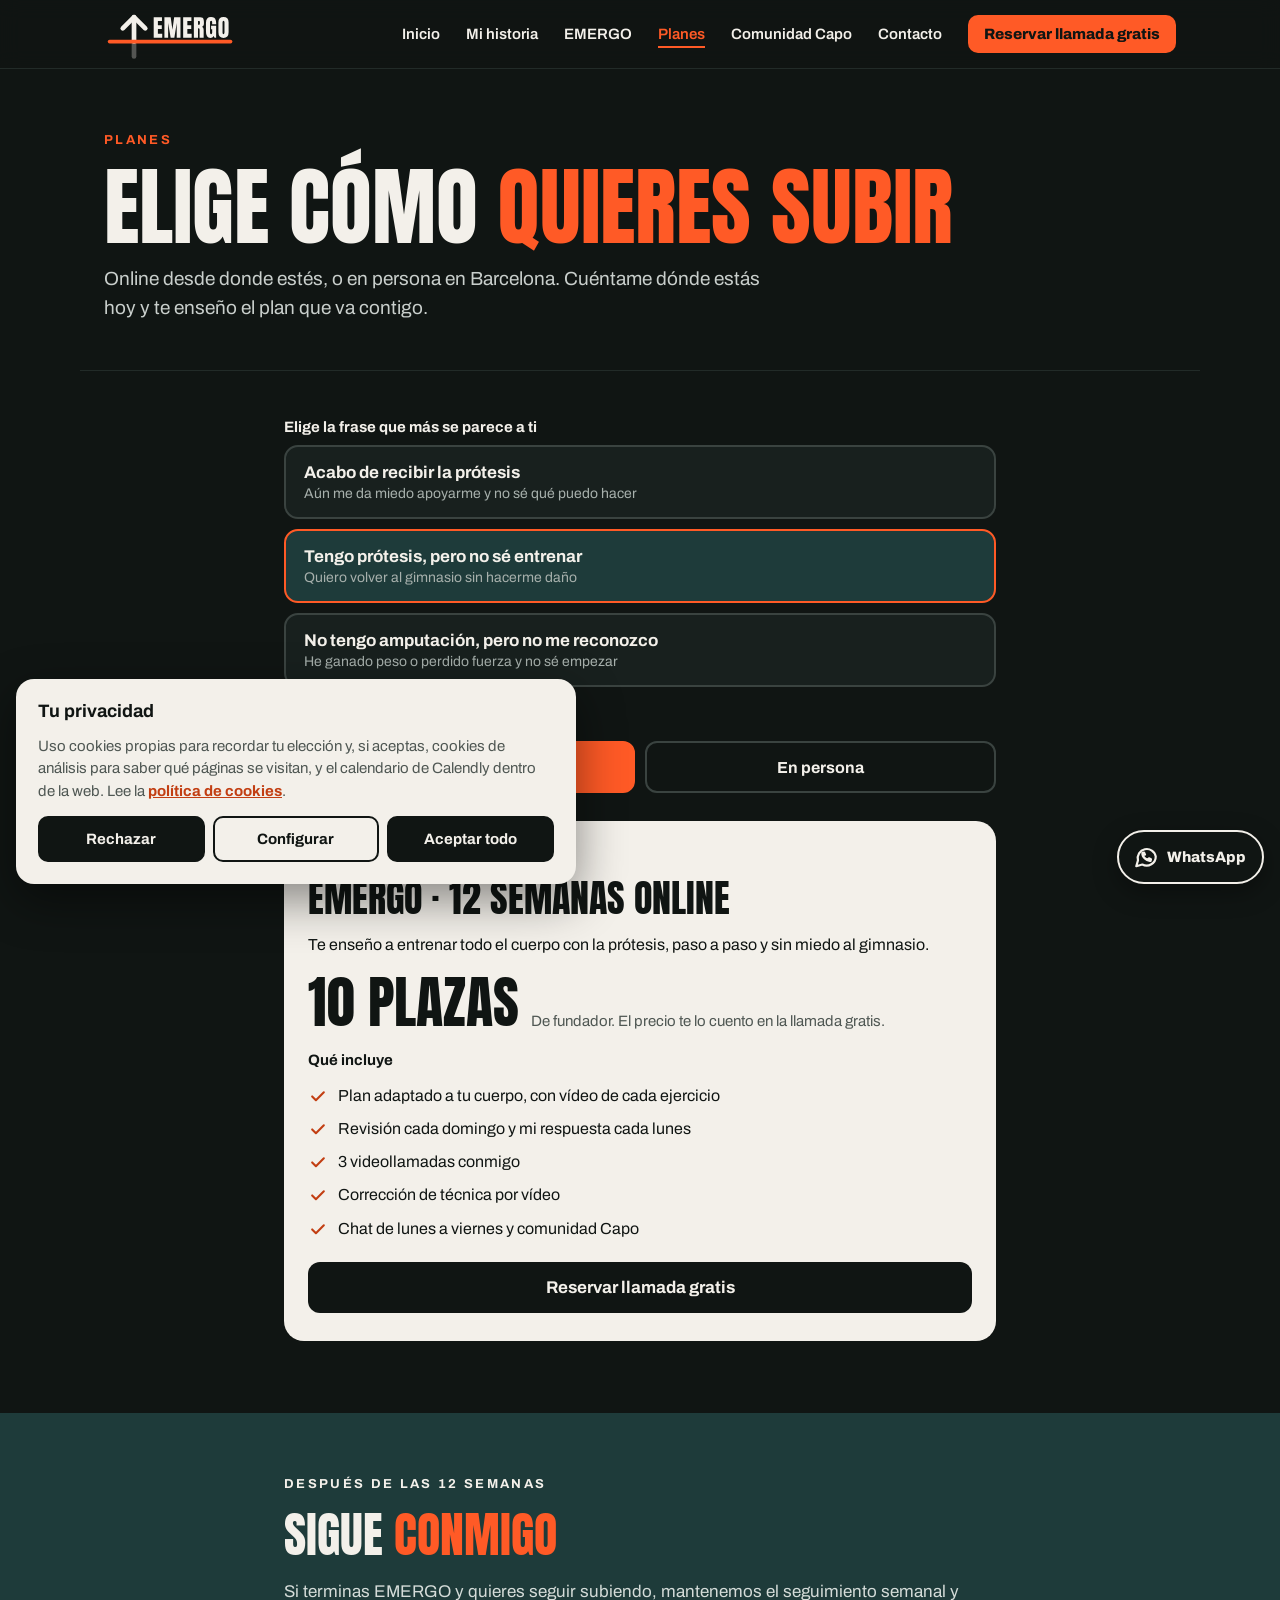
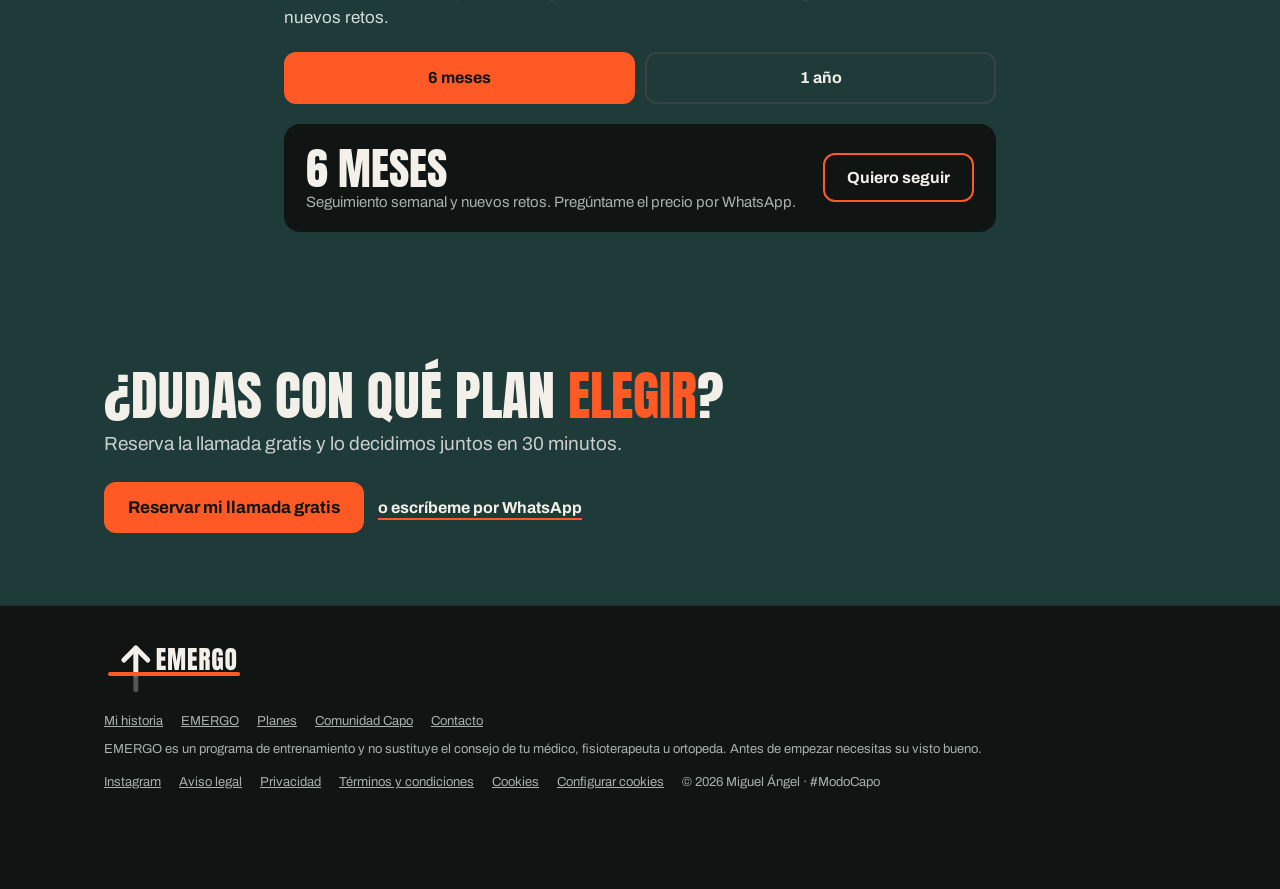
<file: planes.html>
<!doctype html>
<html lang="es">
<head>
  <meta charset="utf-8">
  <meta name="viewport" content="width=device-width, initial-scale=1">
  <title>Planes · EMERGO online y sesiones en Barcelona | Miguel Ángel</title>
  <meta name="description" content="Planes de entrenamiento adaptado con Miguel Ángel: EMERGO online de 12 semanas, sesiones en persona en Barcelona y seguimiento después.">
  <meta name="robots" content="index, follow, max-image-preview:large">
  <meta name="theme-color" content="#101513">
  <meta name="author" content="Miguel Ángel Simone">
  <link rel="canonical" href="https://miguelsimone.es/planes">
  <meta property="og:site_name" content="Miguel Ángel · EMERGO">
  <meta property="og:title" content="Planes · EMERGO online y sesiones en Barcelona | Miguel Ángel">
  <meta property="og:description" content="Planes de entrenamiento adaptado con Miguel Ángel: EMERGO online de 12 semanas, sesiones en persona en Barcelona y seguimiento después.">
  <meta property="og:type" content="website">
  <meta property="og:locale" content="es_ES">
  <meta property="og:url" content="https://miguelsimone.es/planes">
  <meta property="og:image" content="https://miguelsimone.es/compartir.jpg">
  <meta property="og:image:width" content="1200">
  <meta property="og:image:height" content="630">
  <meta property="og:image:alt" content="EMERGO · Entrenamiento adaptado con Miguel Ángel">
  <meta name="twitter:card" content="summary_large_image">
  <meta name="twitter:image" content="https://miguelsimone.es/compartir.jpg">
  <link rel="icon" href="/favicon.ico" sizes="any">
  <link rel="icon" href="/favicon.svg" type="image/svg+xml">
  <link rel="icon" href="/favicon-32.png" type="image/png" sizes="32x32">
  <link rel="apple-touch-icon" href="/apple-touch-icon.png">
  <link rel="preload" href="/anton-400.woff2" as="font" type="font/woff2" crossorigin>
  <link rel="preload" href="/archivo-400.woff2" as="font" type="font/woff2" crossorigin>
  <link rel="stylesheet" href="/estilos.css">
  <script>document.documentElement.classList.add('js');</script>
</head>
<body>
  <header class="menu">
    <div class="ancho menu__fila">
      <a href="/" class="menu__logo" aria-label="EMERGO · Inicio"><img src="/logo-emergo.svg" alt="EMERGO" width="132" height="60"></a>
      <button type="button" class="menu__boton" aria-expanded="false" aria-controls="menu-enlaces" aria-label="Abrir menú">
        <svg width="22" height="22" viewBox="0 0 24 24" fill="none" stroke="currentColor" stroke-width="2.4" stroke-linecap="round" aria-hidden="true"><path d="M4 7h16M4 12h16M4 17h16"/></svg>
      </button>
      <nav class="menu__enlaces" id="menu-enlaces" aria-label="Principal">
        <a href="/">Inicio</a><a href="/historia">Mi historia</a><a href="/emergo">EMERGO</a><a href="/planes" aria-current="page">Planes</a><a href="/comunidad">Comunidad Capo</a><a href="/contacto">Contacto</a>
        <a href="/contacto" class="menu__cta" data-calendly="llamada" target="_blank" rel="noopener">Reservar llamada gratis</a>
      </nav>
    </div>
  </header>
  <main>
  <section class="ancho cabecera-pagina pila-18">
    <span class="etiqueta naranja a-sube">PLANES</span>
    <h1 class="titulo-xl a-sube d1">Elige cómo <span class="naranja">quieres subir</span></h1>
    <p class="texto-grande a-sube d2">Online desde donde estés, o en persona en Barcelona. Cuéntame dónde estás hoy y te enseño el plan que va contigo.</p>
  </section>
  <section class="contenedor seccion pila-28">
    <fieldset class="grupo">
      <legend>Elige la frase que más se parece a ti</legend>
      <div class="pila-10" data-grupo="nivel">
        <button type="button" class="opcion tarjeta" data-valor="reciente" aria-pressed="false">
          <strong>Acabo de recibir la prótesis</strong>
          <span>Aún me da miedo apoyarme y no sé qué puedo hacer</span>
        </button>
        <button type="button" class="opcion tarjeta" data-valor="protesis" aria-pressed="true">
          <strong>Tengo prótesis, pero no sé entrenar</strong>
          <span>Quiero volver al gimnasio sin hacerme daño</span>
        </button>
        <button type="button" class="opcion tarjeta" data-valor="sin" aria-pressed="false">
          <strong>No tengo amputación, pero no me reconozco</strong>
          <span>He ganado peso o perdido fuerza y no sé empezar</span>
        </button>
      </div>
    </fieldset>

    <fieldset class="grupo">
      <legend>¿Cómo quieres entrenar?</legend>
      <div class="dos-columnas" data-grupo="modo">
        <button type="button" class="chip boton" data-valor="online" aria-pressed="true">Online</button>
        <button type="button" class="chip boton" data-valor="presencial" aria-pressed="false">En persona</button>
      </div>
    </fieldset>

    <article class="plan revela" aria-live="polite">
      <span class="etiqueta naranja-oscuro">TU PLAN</span>
      <h2 class="plan__nombre" id="plan-nombre">EMERGO · 12 semanas online</h2>
      <p class="plan__frase" id="plan-frase">Te enseño a entrenar todo el cuerpo con la prótesis, paso a paso y sin miedo al gimnasio.</p>
      <div class="plan__precio-fila">
        <span class="plan__precio" id="plan-precio">10 plazas</span>
        <span class="plan__nota" id="plan-nota">De fundador. El precio te lo cuento en la llamada gratis.</span>
      </div>
      <h3 class="plan__sub">Qué incluye</h3>
      <ul class="lista-check" id="plan-incluye"></ul>
      <a href="#contacto" class="btn btn--oscuro boton" id="plan-boton" data-calendly="llamada" target="_blank" rel="noopener">Reservar llamada para mi plaza</a>
    </article>
  </section>

  <section class="fondo-profundo">
    <div class="contenedor seccion-64 pila-20">
      <span class="etiqueta">DESPUÉS DE LAS 12 SEMANAS</span>
      <h2 class="titulo-m revela">Sigue <span class="naranja">conmigo</span></h2>
      <p class="texto-17 claro">Si terminas EMERGO y quieres seguir subiendo, mantenemos el seguimiento semanal y nuevos retos.</p>
      <div class="dos-columnas" data-grupo="seguir">
        <button type="button" class="chip boton" data-valor="6" aria-pressed="true">6 meses</button>
        <button type="button" class="chip boton" data-valor="12" aria-pressed="false">1 año</button>
      </div>
      <div class="seguir revela" aria-live="polite">
        <div class="pila-4">
          <span class="seguir__precio" id="seguir-precio">6 meses</span>
          <span class="suave texto-14" id="seguir-nota">Seguimiento semanal y nuevos retos. Pregúntame el precio por WhatsApp.</span>
        </div>
        <a href="#contacto" class="btn btn--borde boton" data-whatsapp="Hola Miguel, he terminado EMERGO y quiero seguir contigo" target="_blank" rel="noopener">Quiero seguir</a>
      </div>
    </div>
  </section>
  <section class="banda-cta">
    <div class="ancho">
      <div class="pila-8" style="max-width:640px">
        <h2 class="titulo-l revela">¿Dudas con qué plan <span class="naranja">elegir</span>?</h2>
        <p class="texto-grande">Reserva la llamada gratis y lo decidimos juntos en 30 minutos.</p>
      </div>
      <div class="fila">
        <a href="/contacto" class="btn btn--naranja boton a-brillo" data-calendly="llamada" target="_blank" rel="noopener">Reservar mi llamada gratis</a>
        <a href="/contacto" class="enlace-texto" data-whatsapp="Hola Miguel, CAPO" target="_blank" rel="noopener">o escríbeme por WhatsApp</a>
      </div>
    </div>
  </section>
  </main>
  <footer class="borde-arriba">
    <div class="ancho pie">
      <img src="/logo-emergo.svg" alt="EMERGO" width="140" height="64">
      <nav class="pie__legal" aria-label="Páginas"><a href="/historia">Mi historia</a><a href="/emergo">EMERGO</a><a href="/planes">Planes</a><a href="/comunidad">Comunidad Capo</a><a href="/contacto">Contacto</a></nav>
      <span>EMERGO es un programa de entrenamiento y no sustituye el consejo de tu médico, fisioterapeuta u ortopeda. Antes de empezar necesitas su visto bueno.</span>
      <nav class="pie__legal" aria-label="Legal"><a href="https://www.instagram.com/miguelsimone_/" target="_blank" rel="noopener">Instagram</a><a href="/aviso-legal">Aviso legal</a><a href="/privacidad">Privacidad</a><a href="/terminos">Términos y condiciones</a><a href="/cookies">Cookies</a><button type="button" class="pie__boton" data-abrir-cookies>Configurar cookies</button><span>© 2026 Miguel Ángel · #ModoCapo</span></nav>
    </div>
  </footer>

  <aside aria-label="Contacto rápido">
  <a href="/contacto" class="wa-flotante boton" data-whatsapp="Hola Miguel, CAPO" target="_blank" rel="noopener" aria-label="Escribir a Miguel por WhatsApp">
    <svg width="26" height="26" viewBox="0 0 24 24" fill="none" stroke="currentColor" stroke-width="2" stroke-linecap="round" stroke-linejoin="round" aria-hidden="true"><path d="M21 11.5a8.4 8.4 0 0 1-12.4 7.4L3 20.5l1.6-5.4A8.4 8.4 0 1 1 21 11.5z"/><path d="M9 9.5c.3 2 2.5 4.3 4.8 4.8l1-1.1 1.8.8-.4 1.6c-3.5.5-8-3.9-7.5-7.5L10.3 8l.8 1.8z"/></svg>
    <span>WhatsApp</span>
  </a>
  </aside>

  <script src="/config.js"></script>
  <script src="/app.js" defer></script>
</body>
</html>
</file>
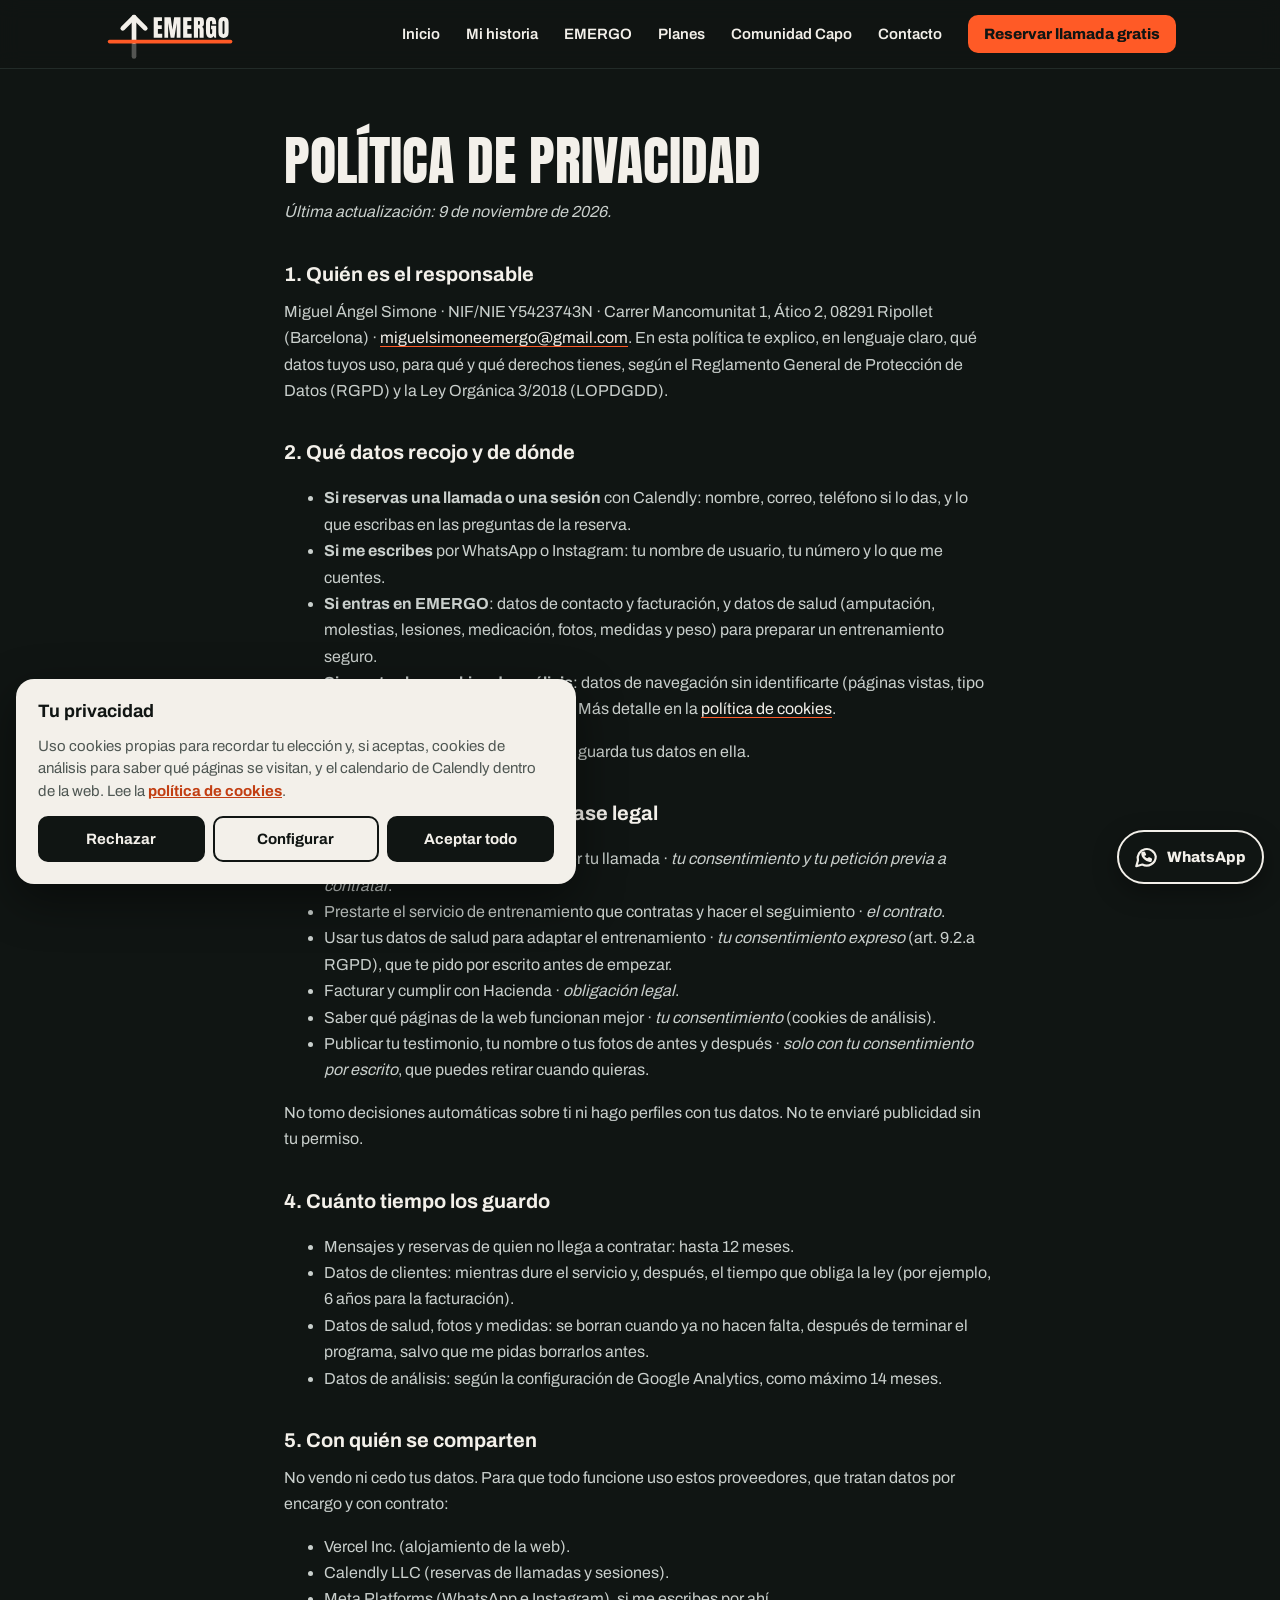
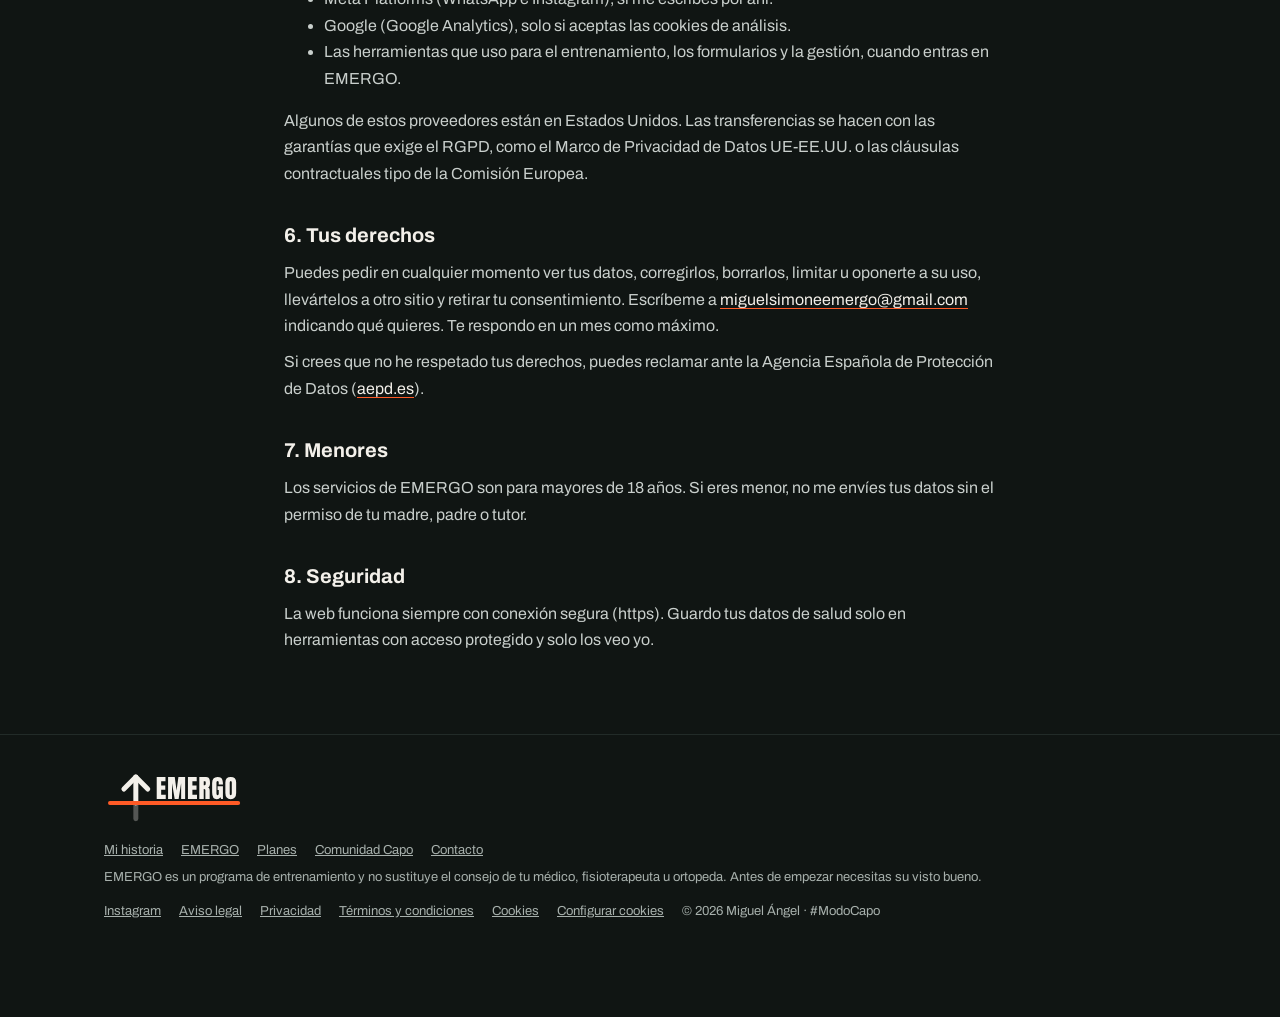
<file: privacidad.html>
<!doctype html>
<html lang="es">
<head>
  <meta charset="utf-8">
  <meta name="viewport" content="width=device-width, initial-scale=1">
  <title>Política de privacidad · Miguel Ángel · EMERGO</title>
  <meta name="description" content="Qué datos trata Miguel Ángel en la web y en EMERGO, para qué, durante cuánto tiempo y cómo ejercer tus derechos.">
  <meta name="robots" content="index, follow, max-image-preview:large">
  <meta name="theme-color" content="#101513">
  <meta name="author" content="Miguel Ángel Simone">
  <link rel="canonical" href="https://miguelsimone.es/privacidad">
  <meta property="og:site_name" content="Miguel Ángel · EMERGO">
  <meta property="og:title" content="Política de privacidad · Miguel Ángel · EMERGO">
  <meta property="og:description" content="Qué datos trata Miguel Ángel en la web y en EMERGO, para qué, durante cuánto tiempo y cómo ejercer tus derechos.">
  <meta property="og:type" content="website">
  <meta property="og:locale" content="es_ES">
  <meta property="og:url" content="https://miguelsimone.es/privacidad">
  <meta property="og:image" content="https://miguelsimone.es/compartir.jpg">
  <meta property="og:image:width" content="1200">
  <meta property="og:image:height" content="630">
  <meta property="og:image:alt" content="EMERGO · Entrenamiento adaptado con Miguel Ángel">
  <meta name="twitter:card" content="summary_large_image">
  <meta name="twitter:image" content="https://miguelsimone.es/compartir.jpg">
  <link rel="icon" href="/favicon.ico" sizes="any">
  <link rel="icon" href="/favicon.svg" type="image/svg+xml">
  <link rel="icon" href="/favicon-32.png" type="image/png" sizes="32x32">
  <link rel="apple-touch-icon" href="/apple-touch-icon.png">
  <link rel="preload" href="/anton-400.woff2" as="font" type="font/woff2" crossorigin>
  <link rel="preload" href="/archivo-400.woff2" as="font" type="font/woff2" crossorigin>
  <link rel="stylesheet" href="/estilos.css">
  <script>document.documentElement.classList.add('js');</script>
</head>
<body>
  <header class="menu">
    <div class="ancho menu__fila">
      <a href="/" class="menu__logo" aria-label="EMERGO · Inicio"><img src="/logo-emergo.svg" alt="EMERGO" width="132" height="60"></a>
      <button type="button" class="menu__boton" aria-expanded="false" aria-controls="menu-enlaces" aria-label="Abrir menú">
        <svg width="22" height="22" viewBox="0 0 24 24" fill="none" stroke="currentColor" stroke-width="2.4" stroke-linecap="round" aria-hidden="true"><path d="M4 7h16M4 12h16M4 17h16"/></svg>
      </button>
      <nav class="menu__enlaces" id="menu-enlaces" aria-label="Principal">
        <a href="/">Inicio</a><a href="/historia">Mi historia</a><a href="/emergo">EMERGO</a><a href="/planes">Planes</a><a href="/comunidad">Comunidad Capo</a><a href="/contacto">Contacto</a>
        <a href="/contacto" class="menu__cta" data-calendly="llamada" target="_blank" rel="noopener">Reservar llamada gratis</a>
      </nav>
    </div>
  </header>
  <main class="legal">
    <h1>Política de privacidad</h1>
    <p><em>Última actualización: 9 de noviembre de 2026.</em></p>
    <h2>1. Quién es el responsable</h2>
    <p>Miguel Ángel Simone · NIF/NIE Y5423743N · Carrer Mancomunitat 1, Ático 2, 08291 Ripollet (Barcelona) · <a href="mailto:miguelsimoneemergo@gmail.com">miguelsimoneemergo@gmail.com</a>. En esta política te explico, en lenguaje claro, qué datos tuyos uso, para qué y qué derechos tienes, según el Reglamento General de Protección de Datos (RGPD) y la Ley Orgánica 3/2018 (LOPDGDD).</p>

    <h2>2. Qué datos recojo y de dónde</h2>
    <ul>
      <li><strong>Si reservas una llamada o una sesión</strong> con Calendly: nombre, correo, teléfono si lo das, y lo que escribas en las preguntas de la reserva.</li>
      <li><strong>Si me escribes</strong> por WhatsApp o Instagram: tu nombre de usuario, tu número y lo que me cuentes.</li>
      <li><strong>Si entras en EMERGO</strong>: datos de contacto y facturación, y datos de salud (amputación, molestias, lesiones, medicación, fotos, medidas y peso) para preparar un entrenamiento seguro.</li>
      <li><strong>Si aceptas las cookies de análisis</strong>: datos de navegación sin identificarte (páginas vistas, tipo de dispositivo, ciudad aproximada). Más detalle en la <a href="/cookies">política de cookies</a>.</li>
    </ul>
    <p>Esta web no tiene formularios propios: no guarda tus datos en ella.</p>

    <h2>3. Para qué los uso y con qué base legal</h2>
    <ul>
      <li>Responder a tus mensajes y atender tu llamada · <em>tu consentimiento y tu petición previa a contratar</em>.</li>
      <li>Prestarte el servicio de entrenamiento que contratas y hacer el seguimiento · <em>el contrato</em>.</li>
      <li>Usar tus datos de salud para adaptar el entrenamiento · <em>tu consentimiento expreso</em> (art. 9.2.a RGPD), que te pido por escrito antes de empezar.</li>
      <li>Facturar y cumplir con Hacienda · <em>obligación legal</em>.</li>
      <li>Saber qué páginas de la web funcionan mejor · <em>tu consentimiento</em> (cookies de análisis).</li>
      <li>Publicar tu testimonio, tu nombre o tus fotos de antes y después · <em>solo con tu consentimiento por escrito</em>, que puedes retirar cuando quieras.</li>
    </ul>
    <p>No tomo decisiones automáticas sobre ti ni hago perfiles con tus datos. No te enviaré publicidad sin tu permiso.</p>

    <h2>4. Cuánto tiempo los guardo</h2>
    <ul>
      <li>Mensajes y reservas de quien no llega a contratar: hasta 12 meses.</li>
      <li>Datos de clientes: mientras dure el servicio y, después, el tiempo que obliga la ley (por ejemplo, 6 años para la facturación).</li>
      <li>Datos de salud, fotos y medidas: se borran cuando ya no hacen falta, después de terminar el programa, salvo que me pidas borrarlos antes.</li>
      <li>Datos de análisis: según la configuración de Google Analytics, como máximo 14 meses.</li>
    </ul>

    <h2>5. Con quién se comparten</h2>
    <p>No vendo ni cedo tus datos. Para que todo funcione uso estos proveedores, que tratan datos por encargo y con contrato:</p>
    <ul>
      <li>Vercel Inc. (alojamiento de la web).</li>
      <li>Calendly LLC (reservas de llamadas y sesiones).</li>
      <li>Meta Platforms (WhatsApp e Instagram), si me escribes por ahí.</li>
      <li>Google (Google Analytics), solo si aceptas las cookies de análisis.</li>
      <li>Las herramientas que uso para el entrenamiento, los formularios y la gestión, cuando entras en EMERGO.</li>
    </ul>
    <p>Algunos de estos proveedores están en Estados Unidos. Las transferencias se hacen con las garantías que exige el RGPD, como el Marco de Privacidad de Datos UE-EE.UU. o las cláusulas contractuales tipo de la Comisión Europea.</p>

    <h2>6. Tus derechos</h2>
    <p>Puedes pedir en cualquier momento ver tus datos, corregirlos, borrarlos, limitar u oponerte a su uso, llevártelos a otro sitio y retirar tu consentimiento. Escríbeme a <a href="mailto:miguelsimoneemergo@gmail.com">miguelsimoneemergo@gmail.com</a> indicando qué quieres. Te respondo en un mes como máximo.</p>
    <p>Si crees que no he respetado tus derechos, puedes reclamar ante la Agencia Española de Protección de Datos (<a href="https://www.aepd.es" target="_blank" rel="noopener">aepd.es</a>).</p>

    <h2>7. Menores</h2>
    <p>Los servicios de EMERGO son para mayores de 18 años. Si eres menor, no me envíes tus datos sin el permiso de tu madre, padre o tutor.</p>

    <h2>8. Seguridad</h2>
    <p>La web funciona siempre con conexión segura (https). Guardo tus datos de salud solo en herramientas con acceso protegido y solo los veo yo.</p>
  </main>
  <footer class="borde-arriba">
    <div class="ancho pie">
      <img src="/logo-emergo.svg" alt="EMERGO" width="140" height="64">
      <nav class="pie__legal" aria-label="Páginas"><a href="/historia">Mi historia</a><a href="/emergo">EMERGO</a><a href="/planes">Planes</a><a href="/comunidad">Comunidad Capo</a><a href="/contacto">Contacto</a></nav>
      <span>EMERGO es un programa de entrenamiento y no sustituye el consejo de tu médico, fisioterapeuta u ortopeda. Antes de empezar necesitas su visto bueno.</span>
      <nav class="pie__legal" aria-label="Legal"><a href="https://www.instagram.com/miguelsimone_/" target="_blank" rel="noopener">Instagram</a><a href="/aviso-legal">Aviso legal</a><a href="/privacidad">Privacidad</a><a href="/terminos">Términos y condiciones</a><a href="/cookies">Cookies</a><button type="button" class="pie__boton" data-abrir-cookies>Configurar cookies</button><span>© 2026 Miguel Ángel · #ModoCapo</span></nav>
    </div>
  </footer>

  <aside aria-label="Contacto rápido">
  <a href="/contacto" class="wa-flotante boton" data-whatsapp="Hola Miguel, CAPO" target="_blank" rel="noopener" aria-label="Escribir a Miguel por WhatsApp">
    <svg width="26" height="26" viewBox="0 0 24 24" fill="none" stroke="currentColor" stroke-width="2" stroke-linecap="round" stroke-linejoin="round" aria-hidden="true"><path d="M21 11.5a8.4 8.4 0 0 1-12.4 7.4L3 20.5l1.6-5.4A8.4 8.4 0 1 1 21 11.5z"/><path d="M9 9.5c.3 2 2.5 4.3 4.8 4.8l1-1.1 1.8.8-.4 1.6c-3.5.5-8-3.9-7.5-7.5L10.3 8l.8 1.8z"/></svg>
    <span>WhatsApp</span>
  </a>
  </aside>

  <script src="/config.js"></script>
  <script src="/app.js" defer></script>
</body>
</html>
</file>
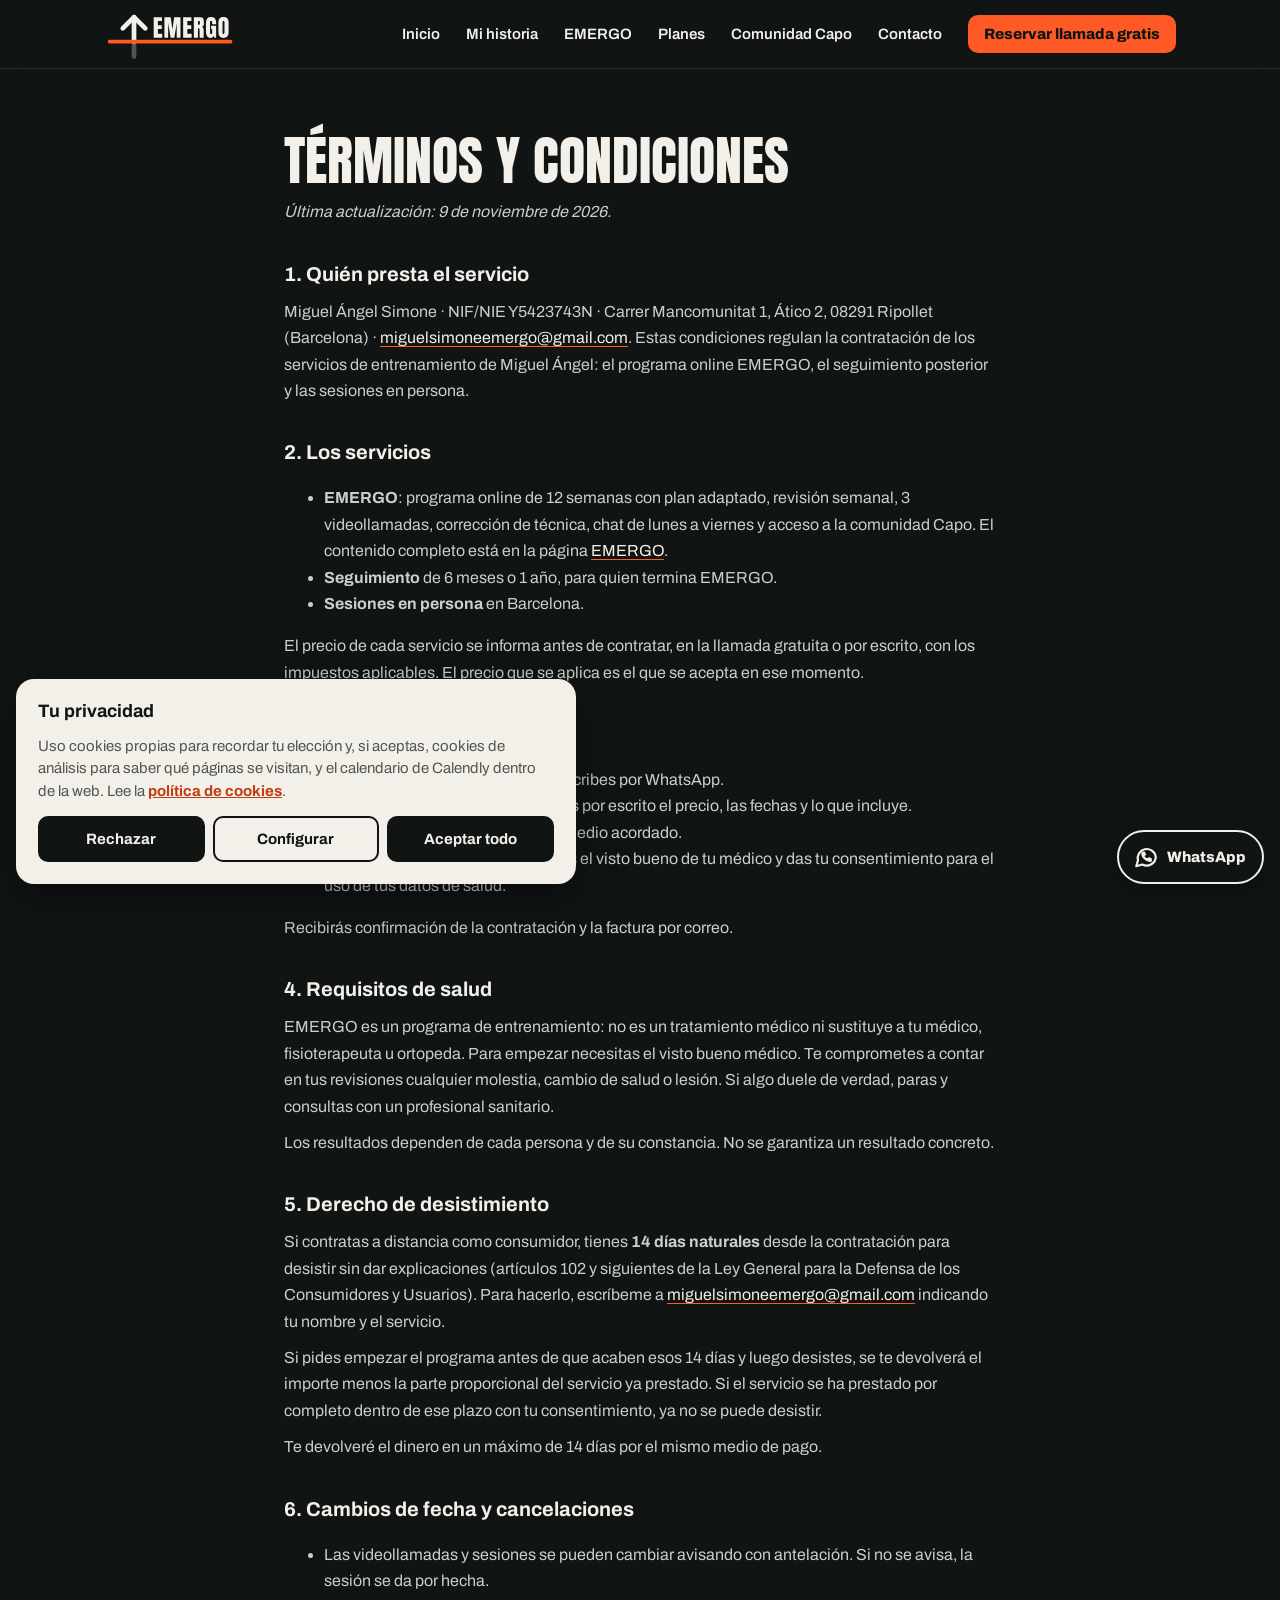
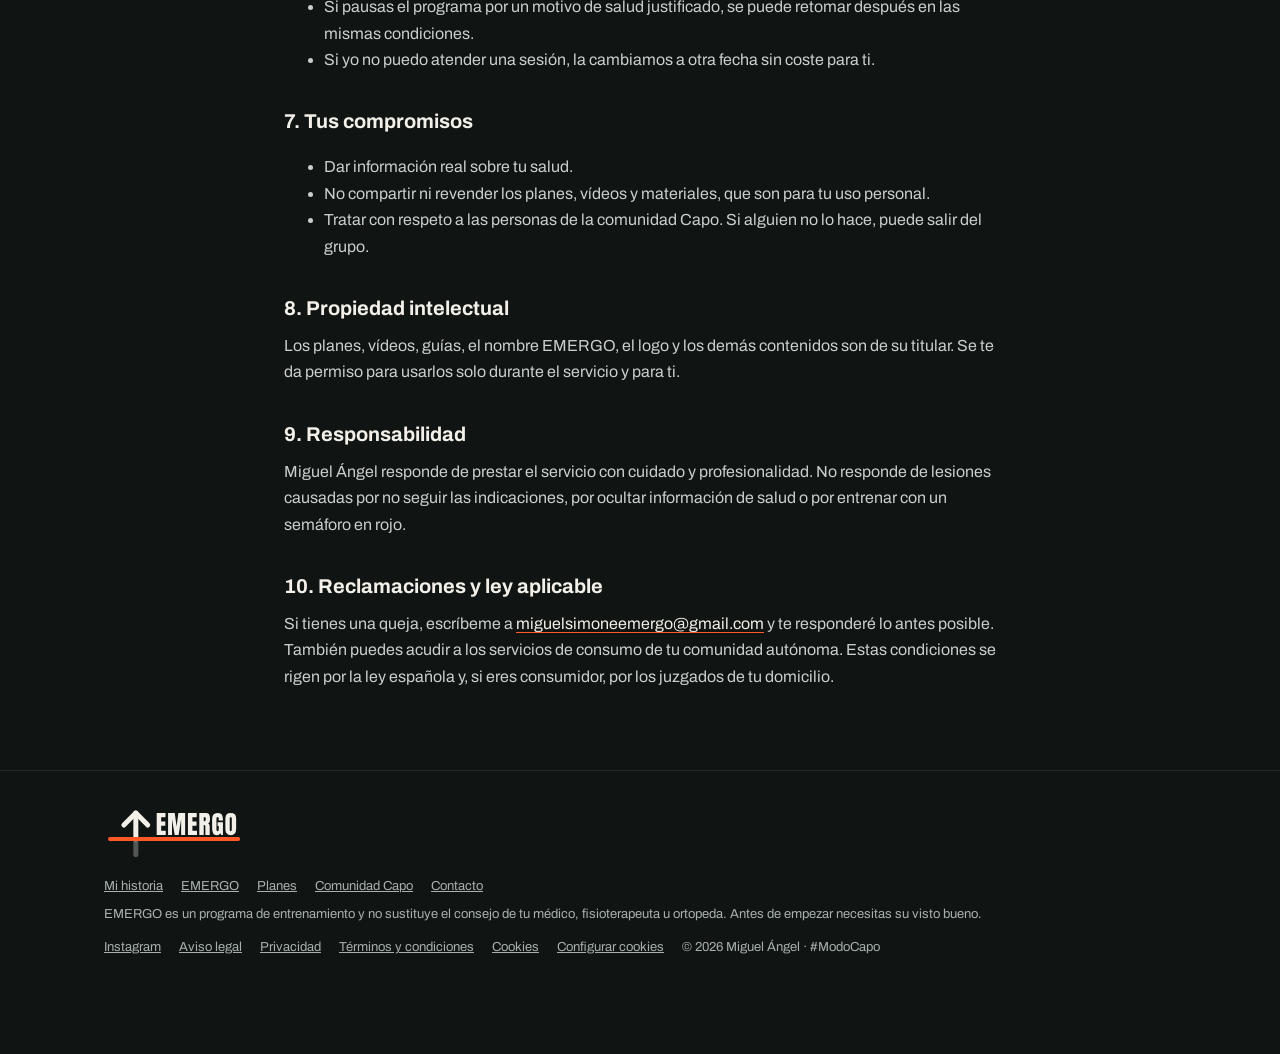
<file: terminos.html>
<!doctype html>
<html lang="es">
<head>
  <meta charset="utf-8">
  <meta name="viewport" content="width=device-width, initial-scale=1">
  <title>Términos y condiciones · Miguel Ángel · EMERGO</title>
  <meta name="description" content="Condiciones de contratación de EMERGO y de las sesiones de entrenamiento de Miguel Ángel: servicio, desistimiento, cancelaciones y salud.">
  <meta name="robots" content="index, follow, max-image-preview:large">
  <meta name="theme-color" content="#101513">
  <meta name="author" content="Miguel Ángel Simone">
  <link rel="canonical" href="https://miguelsimone.es/terminos">
  <meta property="og:site_name" content="Miguel Ángel · EMERGO">
  <meta property="og:title" content="Términos y condiciones · Miguel Ángel · EMERGO">
  <meta property="og:description" content="Condiciones de contratación de EMERGO y de las sesiones de entrenamiento de Miguel Ángel: servicio, desistimiento, cancelaciones y salud.">
  <meta property="og:type" content="website">
  <meta property="og:locale" content="es_ES">
  <meta property="og:url" content="https://miguelsimone.es/terminos">
  <meta property="og:image" content="https://miguelsimone.es/compartir.jpg">
  <meta property="og:image:width" content="1200">
  <meta property="og:image:height" content="630">
  <meta property="og:image:alt" content="EMERGO · Entrenamiento adaptado con Miguel Ángel">
  <meta name="twitter:card" content="summary_large_image">
  <meta name="twitter:image" content="https://miguelsimone.es/compartir.jpg">
  <link rel="icon" href="/favicon.ico" sizes="any">
  <link rel="icon" href="/favicon.svg" type="image/svg+xml">
  <link rel="icon" href="/favicon-32.png" type="image/png" sizes="32x32">
  <link rel="apple-touch-icon" href="/apple-touch-icon.png">
  <link rel="preload" href="/anton-400.woff2" as="font" type="font/woff2" crossorigin>
  <link rel="preload" href="/archivo-400.woff2" as="font" type="font/woff2" crossorigin>
  <link rel="stylesheet" href="/estilos.css">
  <script>document.documentElement.classList.add('js');</script>
</head>
<body>
  <header class="menu">
    <div class="ancho menu__fila">
      <a href="/" class="menu__logo" aria-label="EMERGO · Inicio"><img src="/logo-emergo.svg" alt="EMERGO" width="132" height="60"></a>
      <button type="button" class="menu__boton" aria-expanded="false" aria-controls="menu-enlaces" aria-label="Abrir menú">
        <svg width="22" height="22" viewBox="0 0 24 24" fill="none" stroke="currentColor" stroke-width="2.4" stroke-linecap="round" aria-hidden="true"><path d="M4 7h16M4 12h16M4 17h16"/></svg>
      </button>
      <nav class="menu__enlaces" id="menu-enlaces" aria-label="Principal">
        <a href="/">Inicio</a><a href="/historia">Mi historia</a><a href="/emergo">EMERGO</a><a href="/planes">Planes</a><a href="/comunidad">Comunidad Capo</a><a href="/contacto">Contacto</a>
        <a href="/contacto" class="menu__cta" data-calendly="llamada" target="_blank" rel="noopener">Reservar llamada gratis</a>
      </nav>
    </div>
  </header>
  <main class="legal">
    <h1>Términos y condiciones</h1>
    <p><em>Última actualización: 9 de noviembre de 2026.</em></p>
    <h2>1. Quién presta el servicio</h2>
    <p>Miguel Ángel Simone · NIF/NIE Y5423743N · Carrer Mancomunitat 1, Ático 2, 08291 Ripollet (Barcelona) · <a href="mailto:miguelsimoneemergo@gmail.com">miguelsimoneemergo@gmail.com</a>. Estas condiciones regulan la contratación de los servicios de entrenamiento de Miguel Ángel: el programa online EMERGO, el seguimiento posterior y las sesiones en persona.</p>

    <h2>2. Los servicios</h2>
    <ul>
      <li><strong>EMERGO</strong>: programa online de 12 semanas con plan adaptado, revisión semanal, 3 videollamadas, corrección de técnica, chat de lunes a viernes y acceso a la comunidad Capo. El contenido completo está en la página <a href="/emergo">EMERGO</a>.</li>
      <li><strong>Seguimiento</strong> de 6 meses o 1 año, para quien termina EMERGO.</li>
      <li><strong>Sesiones en persona</strong> en Barcelona.</li>
    </ul>
    <p>El precio de cada servicio se informa antes de contratar, en la llamada gratuita o por escrito, con los impuestos aplicables. El precio que se aplica es el que se acepta en ese momento.</p>

    <h2>3. Cómo se contrata</h2>
    <ol>
      <li>Reservas una llamada gratuita o escribes por WhatsApp.</li>
      <li>Si el servicio encaja contigo, recibes por escrito el precio, las fechas y lo que incluye.</li>
      <li>Aceptas por escrito y pagas por el medio acordado.</li>
      <li>Antes de empezar firmas que tienes el visto bueno de tu médico y das tu consentimiento para el uso de tus datos de salud.</li>
    </ol>
    <p>Recibirás confirmación de la contratación y la factura por correo.</p>

    <h2>4. Requisitos de salud</h2>
    <p>EMERGO es un programa de entrenamiento: no es un tratamiento médico ni sustituye a tu médico, fisioterapeuta u ortopeda. Para empezar necesitas el visto bueno médico. Te comprometes a contar en tus revisiones cualquier molestia, cambio de salud o lesión. Si algo duele de verdad, paras y consultas con un profesional sanitario.</p>
    <p>Los resultados dependen de cada persona y de su constancia. No se garantiza un resultado concreto.</p>

    <h2>5. Derecho de desistimiento</h2>
    <p>Si contratas a distancia como consumidor, tienes <strong>14 días naturales</strong> desde la contratación para desistir sin dar explicaciones (artículos 102 y siguientes de la Ley General para la Defensa de los Consumidores y Usuarios). Para hacerlo, escríbeme a <a href="mailto:miguelsimoneemergo@gmail.com">miguelsimoneemergo@gmail.com</a> indicando tu nombre y el servicio.</p>
    <p>Si pides empezar el programa antes de que acaben esos 14 días y luego desistes, se te devolverá el importe menos la parte proporcional del servicio ya prestado. Si el servicio se ha prestado por completo dentro de ese plazo con tu consentimiento, ya no se puede desistir.</p>
    <p>Te devolveré el dinero en un máximo de 14 días por el mismo medio de pago.</p>

    <h2>6. Cambios de fecha y cancelaciones</h2>
    <ul>
      <li>Las videollamadas y sesiones se pueden cambiar avisando con antelación. Si no se avisa, la sesión se da por hecha.</li>
      <li>Si pausas el programa por un motivo de salud justificado, se puede retomar después en las mismas condiciones.</li>
      <li>Si yo no puedo atender una sesión, la cambiamos a otra fecha sin coste para ti.</li>
    </ul>

    <h2>7. Tus compromisos</h2>
    <ul>
      <li>Dar información real sobre tu salud.</li>
      <li>No compartir ni revender los planes, vídeos y materiales, que son para tu uso personal.</li>
      <li>Tratar con respeto a las personas de la comunidad Capo. Si alguien no lo hace, puede salir del grupo.</li>
    </ul>

    <h2>8. Propiedad intelectual</h2>
    <p>Los planes, vídeos, guías, el nombre EMERGO, el logo y los demás contenidos son de su titular. Se te da permiso para usarlos solo durante el servicio y para ti.</p>

    <h2>9. Responsabilidad</h2>
    <p>Miguel Ángel responde de prestar el servicio con cuidado y profesionalidad. No responde de lesiones causadas por no seguir las indicaciones, por ocultar información de salud o por entrenar con un semáforo en rojo.</p>

    <h2>10. Reclamaciones y ley aplicable</h2>
    <p>Si tienes una queja, escríbeme a <a href="mailto:miguelsimoneemergo@gmail.com">miguelsimoneemergo@gmail.com</a> y te responderé lo antes posible. También puedes acudir a los servicios de consumo de tu comunidad autónoma. Estas condiciones se rigen por la ley española y, si eres consumidor, por los juzgados de tu domicilio.</p>
  </main>
  <footer class="borde-arriba">
    <div class="ancho pie">
      <img src="/logo-emergo.svg" alt="EMERGO" width="140" height="64">
      <nav class="pie__legal" aria-label="Páginas"><a href="/historia">Mi historia</a><a href="/emergo">EMERGO</a><a href="/planes">Planes</a><a href="/comunidad">Comunidad Capo</a><a href="/contacto">Contacto</a></nav>
      <span>EMERGO es un programa de entrenamiento y no sustituye el consejo de tu médico, fisioterapeuta u ortopeda. Antes de empezar necesitas su visto bueno.</span>
      <nav class="pie__legal" aria-label="Legal"><a href="https://www.instagram.com/miguelsimone_/" target="_blank" rel="noopener">Instagram</a><a href="/aviso-legal">Aviso legal</a><a href="/privacidad">Privacidad</a><a href="/terminos">Términos y condiciones</a><a href="/cookies">Cookies</a><button type="button" class="pie__boton" data-abrir-cookies>Configurar cookies</button><span>© 2026 Miguel Ángel · #ModoCapo</span></nav>
    </div>
  </footer>

  <aside aria-label="Contacto rápido">
  <a href="/contacto" class="wa-flotante boton" data-whatsapp="Hola Miguel, CAPO" target="_blank" rel="noopener" aria-label="Escribir a Miguel por WhatsApp">
    <svg width="26" height="26" viewBox="0 0 24 24" fill="none" stroke="currentColor" stroke-width="2" stroke-linecap="round" stroke-linejoin="round" aria-hidden="true"><path d="M21 11.5a8.4 8.4 0 0 1-12.4 7.4L3 20.5l1.6-5.4A8.4 8.4 0 1 1 21 11.5z"/><path d="M9 9.5c.3 2 2.5 4.3 4.8 4.8l1-1.1 1.8.8-.4 1.6c-3.5.5-8-3.9-7.5-7.5L10.3 8l.8 1.8z"/></svg>
    <span>WhatsApp</span>
  </a>
  </aside>

  <script src="/config.js"></script>
  <script src="/app.js" defer></script>
</body>
</html>
</file>
<file: estilos.css>
/* =========================================================
   Web de Miguel Ángel · EMERGO
   Colores: Fondo #101513 · Profundo #1E3B3A · Piedra #A7B0AC
            Hueso #F3F0EA · Brasa #FF5A26 · Brasa oscura #C23E12
   Letras:  Anton (títulos) + Archivo (texto)
   ========================================================= */

/* Tipografías alojadas en la propia web (sin Google Fonts) */
@font-face { font-family: 'Anton'; src: url('/anton-400.woff2') format('woff2'); font-weight: 400; font-display: swap; }
@font-face { font-family: 'Archivo'; src: url('/archivo-400.woff2') format('woff2'); font-weight: 400 500; font-display: swap; }
@font-face { font-family: 'Archivo'; src: url('/archivo-600.woff2') format('woff2'); font-weight: 600; font-display: swap; }
@font-face { font-family: 'Archivo'; src: url('/archivo-700.woff2') format('woff2'); font-weight: 700; font-display: swap; }
@font-face { font-family: 'Archivo'; src: url('/archivo-800.woff2') format('woff2'); font-weight: 800; font-display: swap; }

:root {
  --fondo: #101513;
  --profundo: #1E3B3A;
  --piedra: #A7B0AC;
  --hueso: #F3F0EA;
  --brasa: #FF5A26;
  --brasa-oscura: #C23E12;
  --gris-texto: #4F5753;
  --linea: #3A4340;
  --caja: #18201E;
}

* { box-sizing: border-box; }
html { scroll-behavior: smooth; }
body {
  margin: 0;
  background: var(--fondo);
  color: var(--hueso);
  font-family: 'Archivo', system-ui, sans-serif;
  -webkit-font-smoothing: antialiased;
}
a { color: var(--brasa); }
a:hover { color: #FF7A4F; }
p { margin: 0; }
h1, h2, h3, h4 { margin: 0; }
img { max-width: 100%; display: block; }

/* ---------- Estructura ---------- */
.contenedor { max-width: 760px; margin: 0 auto; padding-left: 24px; padding-right: 24px; }
.seccion { padding-top: 48px; padding-bottom: 72px; }
.seccion-56 { padding-top: 56px; padding-bottom: 56px; }
.seccion-64 { padding-top: 64px; padding-bottom: 64px; }
.seccion-72 { padding-top: 72px; padding-bottom: 72px; }
.seccion-80 { padding-top: 80px; padding-bottom: 80px; }
.pila, .pila-4, .pila-8, .pila-10, .pila-12, .pila-18, .pila-20, .pila-22, .pila-28 { display: flex; flex-direction: column; }
.pila { gap: 18px; }
.pila-4 { gap: 4px; } .pila-8 { gap: 8px; } .pila-10 { gap: 10px; } .pila-12 { gap: 12px; }
.pila-18 { gap: 18px; } .pila-20 { gap: 20px; } .pila-22 { gap: 22px; } .pila-28 { gap: 28px; }
.fila { display: flex; flex-wrap: wrap; gap: 14px; align-items: center; }
.fila-mini { display: inline-flex; align-items: center; gap: 8px; }
.fila-entre { display: flex; flex-wrap: wrap; justify-content: space-between; align-items: flex-end; gap: 12px; }
.dos-columnas { display: grid; grid-template-columns: repeat(2, minmax(0, 1fr)); gap: 10px; }
.centrado { text-align: center; align-items: center; }
.fondo-profundo { background: var(--profundo); }
.fondo-hueso { background: var(--hueso); color: var(--fondo); }
.borde-arriba { border-top: 1px solid #222B28; }

/* ---------- Textos ---------- */
.titulo-xl, .titulo-xl-2, .titulo-l, .titulo-m, .plan__nombre, .plan__precio, .seguir__precio {
  font-family: 'Anton', Impact, sans-serif; font-weight: 400; text-transform: uppercase;
}
.titulo-xl { font-size: clamp(2.5rem, 10.5vw, 5.4rem); line-height: 0.95; overflow-wrap: break-word; text-wrap: balance; }
.titulo-xl-2 { font-size: clamp(2.6rem, 8vw, 4.6rem); line-height: 0.95; }
.titulo-l { font-size: clamp(2.2rem, 6vw, 3.4rem); line-height: 1; }
.titulo-m { font-size: clamp(2rem, 5.5vw, 3rem); line-height: 1; }
.texto-grande { font-size: 19px; line-height: 1.5; color: #C9CFCC; }
.texto-18 { font-size: 18px; line-height: 1.6; color: #C9CFCC; }
.texto-17 { font-size: 17px; line-height: 1.55; }
.texto-14 { font-size: 14px; }
.claro { color: #D5DCD9; }
.suave { color: var(--piedra); font-size: 15px; }
.naranja { color: var(--brasa); }
.naranja-oscuro { color: var(--brasa-oscura); }
.etiqueta { font-size: 13px; font-weight: 700; letter-spacing: 0.18em; }
.mini-titulo { font-size: 13px; font-weight: 700; letter-spacing: 0.16em; color: var(--piedra); }
#contacto p { font-size: 16px; line-height: 1.55; }

/* ---------- Portada ---------- */
.portada { position: relative; min-height: 640px; display: flex; flex-direction: column; justify-content: flex-end; background: var(--profundo); overflow: hidden; }
.portada__foto {
  position: absolute; inset: 0;
  display: flex; align-items: center; justify-content: center; text-align: center; padding: 24px;
  color: var(--piedra); font-size: 15px;
  background: var(--profundo) url('/portada.jpg') center / cover no-repeat;
}
.portada__caja { position: relative; background: var(--fondo); border-radius: 24px 24px 0 0; padding: 32px 0 40px; }
.marca { display: flex; align-items: center; }
.marca .logo { display: block; height: auto; }
.marca__texto { font-size: 14px; font-weight: 600; color: var(--piedra); }

/* ---------- Cinta y separador ---------- */
.cinta-caja { overflow: hidden; background: var(--brasa); color: var(--fondo); padding: 14px 0; border-top: 1px solid var(--fondo); }
.cinta { display: flex; width: max-content; font-family: 'Anton', Impact, sans-serif; font-size: 22px; letter-spacing: 0.04em; white-space: nowrap; }
.cinta span { padding-right: 28px; }
.separador { display: flex; justify-content: center; padding-top: 20px; }

/* ---------- Botones ---------- */
.btn { display: inline-block; text-decoration: none; font-weight: 700; font-size: 17px; padding: 16px 24px; border-radius: 12px; text-align: center; cursor: pointer; }
.btn--naranja { background: var(--brasa); color: var(--fondo); }
.btn--naranja:hover { color: var(--fondo); background: #FF6B3B; }
.btn--oscuro { background: var(--fondo); color: var(--hueso); }
.btn--oscuro:hover { color: var(--hueso); }
.btn--borde { border: 2px solid var(--brasa); color: var(--hueso); padding: 14px 22px; font-size: 16px; }
.btn--borde:hover { color: var(--hueso); }
.btn--gris { border: 2px solid var(--linea); color: var(--hueso); font-size: 16px; padding: 12px; }
.btn--gris:hover { color: var(--hueso); }
.enlace-oscuro { color: var(--brasa-oscura); font-weight: 700; font-size: 15px; }
a:focus-visible, button:focus-visible { outline: 3px solid var(--brasa); outline-offset: 3px; }

/* ---------- Selectores (planes) ---------- */
.grupo { margin: 0; padding: 0; border: 0; }
.grupo legend { font-size: 15px; font-weight: 700; margin-bottom: 10px; padding: 0; }
.opcion {
  text-align: left; min-height: 64px; padding: 16px 18px; border-radius: 14px;
  border: 2px solid var(--linea); background: var(--caja); color: var(--hueso);
  font-family: inherit; cursor: pointer; display: flex; flex-direction: column; gap: 4px; width: 100%;
}
.opcion strong { font-size: 17px; }
.opcion span { font-size: 14px; color: var(--piedra); }
.opcion[aria-pressed="true"] { border-color: var(--brasa); background: var(--profundo); }
.chip {
  height: 52px; border-radius: 12px; border: 2px solid var(--linea); background: transparent;
  color: var(--hueso); font-size: 16px; font-weight: 700; font-family: inherit; cursor: pointer;
}
.chip[aria-pressed="true"] { background: var(--brasa); border-color: var(--brasa); color: var(--fondo); }

/* ---------- Tarjeta del plan ---------- */
.plan { background: var(--hueso); color: var(--fondo); border-radius: 20px; padding: 28px 24px; display: flex; flex-direction: column; gap: 16px; }
.plan__nombre { font-size: 38px; line-height: 1; }
.plan__frase { font-size: 16px; line-height: 1.55; }
.plan__precio-fila { display: flex; align-items: baseline; flex-wrap: wrap; gap: 12px; }
.plan__precio { font-size: 56px; line-height: 1; }
.plan__nota { font-size: 15px; color: var(--gris-texto); }
.plan__sub { margin-top: 6px; font-size: 15px; font-weight: 700; }
.plan__pago { font-size: 13px; color: var(--gris-texto); }
.plan .btn { margin-top: 6px; }
.lista-check { margin: 0; padding: 0; list-style: none; display: flex; flex-direction: column; gap: 10px; font-size: 16px; line-height: 1.45; }
.lista-check li { display: flex; gap: 10px; }
.lista-check svg { flex-shrink: 0; margin-top: 2px; }
.plan.cambia { animation: pop .35s ease; }

/* ---------- Sigue conmigo ---------- */
.seguir { display: flex; flex-wrap: wrap; justify-content: space-between; align-items: center; gap: 16px; background: var(--fondo); border-radius: 16px; padding: 22px; }
.seguir__precio { font-size: 44px; line-height: 1; }

/* ---------- Miguel y testimonios ---------- */
.foto-miguel {
  height: 420px; border-radius: 20px; display: flex; align-items: center; justify-content: center; text-align: center;
  color: var(--piedra); font-size: 15px; padding: 24px;
  background: var(--profundo) url('/miguel.jpg') center / cover no-repeat;
}
.testimonio { margin: 0; background: #FFFFFF; border-radius: 14px; padding: 20px; display: flex; flex-direction: column; gap: 10px; }
.testimonio blockquote { margin: 0; font-size: 17px; line-height: 1.5; }
.testimonio figcaption { font-size: 14px; font-weight: 700; color: var(--gris-texto); }

/* ---------- Contacto y pie ---------- */
.rejilla-contacto { display: grid; grid-template-columns: repeat(auto-fit, minmax(220px, 1fr)); gap: 28px; }
.pie { padding-top: 28px; padding-bottom: 36px; display: flex; flex-direction: column; gap: 8px; font-size: 13px; line-height: 1.5; color: var(--piedra); }
.pie__marca { font-weight: 700; color: var(--hueso); }
.pie__legal { display: flex; flex-wrap: wrap; gap: 18px; margin-top: 6px; }
.pie__legal a { color: var(--piedra); }

/* ---------- Páginas legales y 404 ---------- */
.legal { max-width: 760px; margin: 0 auto; padding: 40px 24px 80px; line-height: 1.65; }
.legal h1 { font-family: 'Anton', Impact, sans-serif; font-weight: 400; text-transform: uppercase; font-size: clamp(2.2rem, 7vw, 3.4rem); line-height: 1; margin: 24px 0 12px; }
.legal h2 { font-size: 20px; margin: 32px 0 8px; }
.legal p, .legal li { color: #C9CFCC; font-size: 16px; }
.legal p + p { margin-top: 10px; }
.legal .aviso { background: var(--profundo); border-radius: 12px; padding: 14px 16px; color: var(--hueso); font-size: 15px; }
.cabecera { max-width: 760px; margin: 0 auto; padding: 24px; display: flex; justify-content: space-between; align-items: center; gap: 16px; }
.cabecera a { font-weight: 700; }
.error { min-height: 80vh; display: flex; flex-direction: column; justify-content: center; align-items: center; text-align: center; gap: 18px; padding: 24px; }

/* ---------- Botón flotante de WhatsApp ---------- */
.wa-flotante {
  position: fixed; right: 16px; bottom: 16px; z-index: 50;
  display: inline-flex; align-items: center; gap: 8px;
  background: var(--fondo); color: var(--hueso); border: 2px solid var(--hueso); text-decoration: none;
  font-weight: 800; font-size: 15px; padding: 12px 16px 12px 14px; border-radius: 999px;
  box-shadow: 0 8px 24px rgba(0, 0, 0, .35);
}
.wa-flotante:hover { color: var(--fondo); background: var(--hueso); }
@media (max-width: 420px) { .wa-flotante span { display: none; } .wa-flotante { padding: 14px; } }
footer .pie { padding-bottom: 96px; }


/* =========================================================
   WEB DE VARIAS PÁGINAS · menú, cabeceras y bloques
   ========================================================= */
.ancho { max-width: 1120px; margin: 0 auto; padding-left: 24px; padding-right: 24px; }

/* Menú de arriba */
.menu { position: sticky; top: 0; z-index: 40; background: rgba(16, 21, 19, .94); backdrop-filter: blur(10px); -webkit-backdrop-filter: blur(10px); border-bottom: 1px solid #222B28; }
.menu__fila { display: flex; align-items: center; justify-content: space-between; gap: 16px; height: 68px; }
.menu__logo { display: flex; align-items: center; }
.menu__logo img { display: block; width: 132px; height: auto; }
.menu__enlaces { display: flex; align-items: center; gap: 26px; }
.menu__enlaces a { color: var(--hueso); text-decoration: none; font-weight: 600; font-size: 15px; position: relative; padding: 6px 0; }
.menu__enlaces a::after { content: ''; position: absolute; left: 0; right: 0; bottom: 0; height: 2px; background: var(--brasa); transform: scaleX(0); transform-origin: left; transition: transform .25s ease; }
.menu__enlaces a:hover::after, .menu__enlaces a[aria-current="page"]::after { transform: scaleX(1); }
.menu__enlaces a[aria-current="page"] { color: var(--brasa); }
.menu__cta { background: var(--brasa); color: var(--fondo) !important; padding: 11px 16px !important; border-radius: 10px; font-weight: 800 !important; }
.menu__cta::after { display: none; }
.menu__boton { display: none; background: none; border: 2px solid var(--linea); color: var(--hueso); border-radius: 10px; width: 46px; height: 46px; cursor: pointer; align-items: center; justify-content: center; }
@media (max-width: 880px) {
  .menu__boton { display: inline-flex; }
  .menu__enlaces { display: none; position: absolute; top: 68px; left: 0; right: 0; flex-direction: column; align-items: stretch; gap: 0; background: var(--fondo); border-bottom: 1px solid #222B28; padding: 8px 24px 20px; }
  .menu.abierto .menu__enlaces { display: flex; }
  .menu__enlaces a { padding: 14px 0; font-size: 18px; border-bottom: 1px solid #222B28; }
  .menu__enlaces a::after { display: none; }
  .menu__cta { margin-top: 14px; text-align: center; border-bottom: 0 !important; }
}

/* Portada de inicio con foto */
.hero .titulo-xl { font-size: clamp(2.5rem, 6.2vw, 5rem); }
@media (max-width: 880px) { .hero .titulo-xl { font-size: clamp(2.5rem, 11vw, 4.4rem); } }
.hero { display: grid; grid-template-columns: 1.1fr 0.9fr; gap: 48px; align-items: center; padding-top: 56px; padding-bottom: 72px; }
.hero__foto { position: relative; border-radius: 24px; overflow: hidden; aspect-ratio: 4 / 5; background: var(--profundo); }
.hero__foto img { width: 100%; height: 100%; object-fit: cover; object-position: 50% 55%; }
.hero__sello { position: absolute; left: 16px; bottom: 16px; background: rgba(16, 21, 19, .85); border-radius: 999px; padding: 10px 16px; font-size: 14px; font-weight: 700; }
@media (max-width: 880px) {
  .hero { grid-template-columns: 1fr; gap: 28px; padding-top: 24px; }
  .hero__foto { order: -1; aspect-ratio: 4 / 4.2; }
}

/* Cabecera de cada página */
.cabecera-pagina { padding-top: 64px; padding-bottom: 48px; border-bottom: 1px solid #222B28; }
.cabecera-pagina .titulo-xl { max-width: 900px; }
.cabecera-pagina p { max-width: 680px; }

/* Rejillas y tarjetas */
.rejilla-3 { display: grid; grid-template-columns: repeat(auto-fit, minmax(260px, 1fr)); gap: 16px; }
.rejilla-4 { display: grid; grid-template-columns: repeat(auto-fit, minmax(220px, 1fr)); gap: 16px; }
.rejilla-2 { display: grid; grid-template-columns: repeat(auto-fit, minmax(320px, 1fr)); gap: 40px; align-items: center; }
.caja { background: var(--caja); border: 1px solid #2C3532; border-radius: 18px; padding: 26px; display: flex; flex-direction: column; gap: 10px; }
.caja h3 { font-size: 20px; }
.caja p { color: #C9CFCC; font-size: 16px; line-height: 1.55; }
a.caja { text-decoration: none; color: var(--hueso); }
a.caja:hover { border-color: var(--brasa); }
.caja__flecha { color: var(--brasa); font-weight: 800; margin-top: auto; }
.caja--naranja { background: var(--brasa); border-color: var(--brasa); color: var(--fondo); }
.caja--naranja p { color: var(--fondo); }
.caja__num { font-family: 'Anton', Impact, sans-serif; font-size: 44px; line-height: 1; color: var(--brasa); }
.caja--naranja .caja__num { color: var(--fondo); }
.frase { background: var(--hueso); color: var(--fondo); border-radius: 16px; padding: 22px; font-size: 20px; font-weight: 700; line-height: 1.35; }

.foto-redonda { border-radius: 24px; overflow: hidden; aspect-ratio: 4 / 5; background: var(--profundo); }
.foto-redonda img { width: 100%; height: 100%; object-fit: cover; object-position: 50% 35%; }

/* Línea de tiempo */
.linea-tiempo { list-style: none; margin: 0; padding: 0 0 0 26px; border-left: 2px solid #3A4340; display: flex; flex-direction: column; gap: 30px; }
.linea-tiempo li { position: relative; display: flex; flex-direction: column; gap: 6px; }
.linea-tiempo li::before { content: ''; position: absolute; left: -34px; top: 4px; width: 14px; height: 14px; border-radius: 50%; background: var(--fondo); border: 3px solid var(--brasa); }
.linea-tiempo strong { color: var(--brasa); font-size: 15px; letter-spacing: .04em; }
.linea-tiempo h3 { font-size: 22px; }
.linea-tiempo p { color: #C9CFCC; font-size: 17px; line-height: 1.6; }

/* Fases */
.fase { border-radius: 18px; padding: 24px; display: flex; flex-direction: column; gap: 10px; background: var(--fondo); border: 1px solid #2C3532; }
.fase span { font-size: 13px; font-weight: 800; letter-spacing: .14em; color: var(--piedra); }
.fase strong { font-family: 'Anton', Impact, sans-serif; font-weight: 400; font-size: 34px; text-transform: uppercase; line-height: 1; }
.fase p { color: #C9CFCC; font-size: 16px; line-height: 1.5; }
.fase--final { background: var(--brasa); color: var(--fondo); border-color: var(--brasa); }
.fase--final span, .fase--final p { color: var(--fondo); }

/* Semana */
.semana { display: grid; grid-template-columns: repeat(7, minmax(0, 1fr)); gap: 8px; }
.dia { border-radius: 12px; padding: 14px 8px; text-align: center; background: var(--caja); border: 1px solid #2C3532; display: flex; flex-direction: column; gap: 6px; }
.dia b { font-size: 13px; letter-spacing: .1em; }
.dia span { font-size: 14px; color: #C9CFCC; }
.dia--entreno { background: var(--hueso); color: var(--fondo); }
.dia--entreno span { color: var(--fondo); }
.dia--domingo { background: var(--brasa); color: var(--fondo); border-color: var(--brasa); }
.dia--domingo span { color: var(--fondo); }
@media (max-width: 700px) { .semana { grid-template-columns: repeat(4, minmax(0, 1fr)); } }

/* Semáforo */
.semaforo { display: flex; flex-direction: column; gap: 10px; }
.luz { display: grid; grid-template-columns: 110px 1fr; border-radius: 14px; overflow: hidden; background: var(--caja); border: 1px solid #2C3532; }
.luz b { display: flex; align-items: center; justify-content: center; font-weight: 800; letter-spacing: .08em; }
.luz div { padding: 16px 18px; font-size: 16px; line-height: 1.5; color: #D5DCD9; }
.luz--verde b { background: #2E6B4F; color: #fff; }
.luz--ambar b { background: #F2B43C; color: var(--fondo); }
.luz--rojo b { background: #B8321A; color: #fff; }

/* Preguntas */
.preguntas details { border-top: 1px solid #2C3532; padding: 18px 0; }
.preguntas details:last-child { border-bottom: 1px solid #2C3532; }
.preguntas summary { font-size: 18px; font-weight: 700; cursor: pointer; list-style: none; display: flex; justify-content: space-between; gap: 16px; }
.preguntas summary::-webkit-details-marker { display: none; }
.preguntas summary::after { content: '+'; color: var(--brasa); font-size: 24px; line-height: 1; transition: transform .2s ease; }
.preguntas details[open] summary::after { transform: rotate(45deg); }
.preguntas p { margin-top: 10px; color: #C9CFCC; font-size: 16px; line-height: 1.6; }

/* Banda final de llamada a la acción */
.banda-cta { background: var(--profundo); }
.banda-cta .ancho { padding-top: 72px; padding-bottom: 72px; display: flex; flex-wrap: wrap; justify-content: space-between; align-items: center; gap: 24px; }

/* ---------- Ayudas ---------- */
.solo-lectores { position: absolute !important; width: 1px; height: 1px; padding: 0; margin: -1px; overflow: hidden; clip: rect(0 0 0 0); white-space: nowrap; border: 0; }
.enlace-texto { color: var(--hueso); font-weight: 700; font-size: 16px; text-decoration: underline; text-decoration-color: var(--brasa); text-decoration-thickness: 2px; text-underline-offset: 5px; }
.enlace-texto:hover { color: var(--brasa); }
.fondo-hueso .enlace-texto { color: var(--fondo); }
.enlace-claro { color: var(--hueso); text-decoration-color: var(--brasa); text-underline-offset: 4px; }
.caja--naranja h3, .caja--naranja { color: var(--fondo); }
.pie__boton { background: none; border: 0; padding: 0; color: var(--piedra); font: inherit; text-decoration: underline; cursor: pointer; }
.pie__boton:hover { color: var(--hueso); }

.tabla-caja { overflow-x: auto; margin: 12px 0; }
.tabla { width: 100%; border-collapse: collapse; font-size: 15px; min-width: 620px; }
.tabla th, .tabla td { text-align: left; padding: 10px 12px; border-bottom: 1px solid #2C3532; vertical-align: top; color: #C9CFCC; }
.tabla th { color: var(--hueso); border-bottom: 2px solid var(--brasa); }
.legal ol { color: #C9CFCC; }
.legal a { color: var(--hueso); text-decoration-color: var(--brasa); text-underline-offset: 3px; }

/* ---------- Banner de cookies ---------- */
.cookies { position: fixed; left: 16px; right: 16px; bottom: 16px; z-index: 100; max-width: 560px; background: var(--hueso); color: var(--fondo); border-radius: 18px; padding: 22px; box-shadow: 0 16px 48px rgba(0, 0, 0, .45); display: flex; flex-direction: column; gap: 14px; }
.cookies[hidden] { display: none; }
.cookies h2 { font-size: 18px; }
.cookies p { font-size: 15px; line-height: 1.5; color: var(--gris-texto); }
.cookies p a { color: var(--brasa-oscura); font-weight: 700; }
.cookies__botones { display: grid; grid-template-columns: repeat(3, minmax(0, 1fr)); gap: 8px; }
.cookies__botones button, .cookies__guardar { min-height: 46px; border-radius: 10px; font: inherit; font-weight: 700; font-size: 15px; cursor: pointer; border: 2px solid var(--fondo); background: var(--fondo); color: var(--hueso); padding: 0 10px; }
.cookies__botones .cookies__alt { background: transparent; color: var(--fondo); }
.cookies__opciones { display: flex; flex-direction: column; gap: 10px; border-top: 1px solid #D6CFC2; padding-top: 12px; }
.cookies__opciones[hidden] { display: none; }
.cookies__opcion { display: flex; gap: 12px; align-items: flex-start; font-size: 15px; line-height: 1.45; }
.cookies__opcion input { width: 22px; height: 22px; margin: 1px 0 0; accent-color: var(--brasa-oscura); flex-shrink: 0; }
.cookies__opcion span { color: var(--gris-texto); display: block; font-size: 14px; }
@media (max-width: 480px) { .cookies { left: 8px; right: 8px; bottom: 8px; } .cookies__botones { grid-template-columns: 1fr; } }

/* =========================================================
   ANIMACIONES
   ========================================================= */
@keyframes subir  { from { opacity: 0; transform: translateY(28px); } to { opacity: 1; transform: none; } }
@keyframes emerge { 0% { transform: translateY(14px); opacity: 0; } 40% { opacity: 1; } 70%, 100% { transform: translateY(0); opacity: 1; } }
@keyframes flota  { 0%, 100% { transform: translateY(0); } 50% { transform: translateY(-6px); } }
@keyframes zoom   { from { transform: scale(1.08); } to { transform: scale(1); } }
@keyframes cinta  { from { transform: translateX(0); } to { transform: translateX(-50%); } }
@keyframes brillo { 0%, 100% { box-shadow: 0 0 0 0 rgba(255, 90, 38, .55); } 60% { box-shadow: 0 0 0 14px rgba(255, 90, 38, 0); } }
@keyframes linea  { from { transform: scaleX(0); } to { transform: scaleX(1); } }
@keyframes pop    { 0% { transform: scale(.98); opacity: .6; } 100% { transform: none; opacity: 1; } }

.a-sube { animation: subir .8s cubic-bezier(.2, .7, .2, 1) both; }
.d1 { animation-delay: .15s; } .d2 { animation-delay: .3s; } .d3 { animation-delay: .45s; } .d4 { animation-delay: .6s; }
.a-zoom { animation: zoom 6s ease-out both; }
.hero__foto.a-zoom { animation: none; }
.hero__foto.a-zoom img { animation: zoom 6s ease-out both; }
body { overflow-x: clip; }
.a-emerge { animation: emerge 2.4s cubic-bezier(.2, .7, .2, 1) infinite; }
.a-flota { display: inline-block; animation: flota 1.6s ease-in-out infinite; }
.a-brillo { animation: brillo 2.4s ease-out infinite; }
.a-linea { transform-box: fill-box; transform-origin: center; animation: linea 1s cubic-bezier(.2, .7, .2, 1) both; }
.cinta { animation: cinta 22s linear infinite; }
.boton { transition: transform .2s ease, background-color .25s ease, border-color .25s ease, color .25s ease; }
.boton:hover { transform: translateY(-2px); }
.boton:active { transform: scale(.97); }
.tarjeta { transition: transform .25s ease, border-color .25s ease, background-color .25s ease; }
.tarjeta:hover { transform: translateY(-3px); }

/* Aparecer al bajar: lo activa js/app.js (funciona en todos los navegadores) */
.js .revela { opacity: 0; transform: translateY(28px); transition: opacity .7s ease, transform .7s cubic-bezier(.2, .7, .2, 1); }
.js .revela.visible { opacity: 1; transform: none; }

/* Quien tiene activado "reducir movimiento" ve la web quieta */
@media (prefers-reduced-motion: reduce) {
  *, *::before, *::after { animation: none !important; transition: none !important; }
  html { scroll-behavior: auto; }
  .js .revela { opacity: 1; transform: none; }
}
</file>
